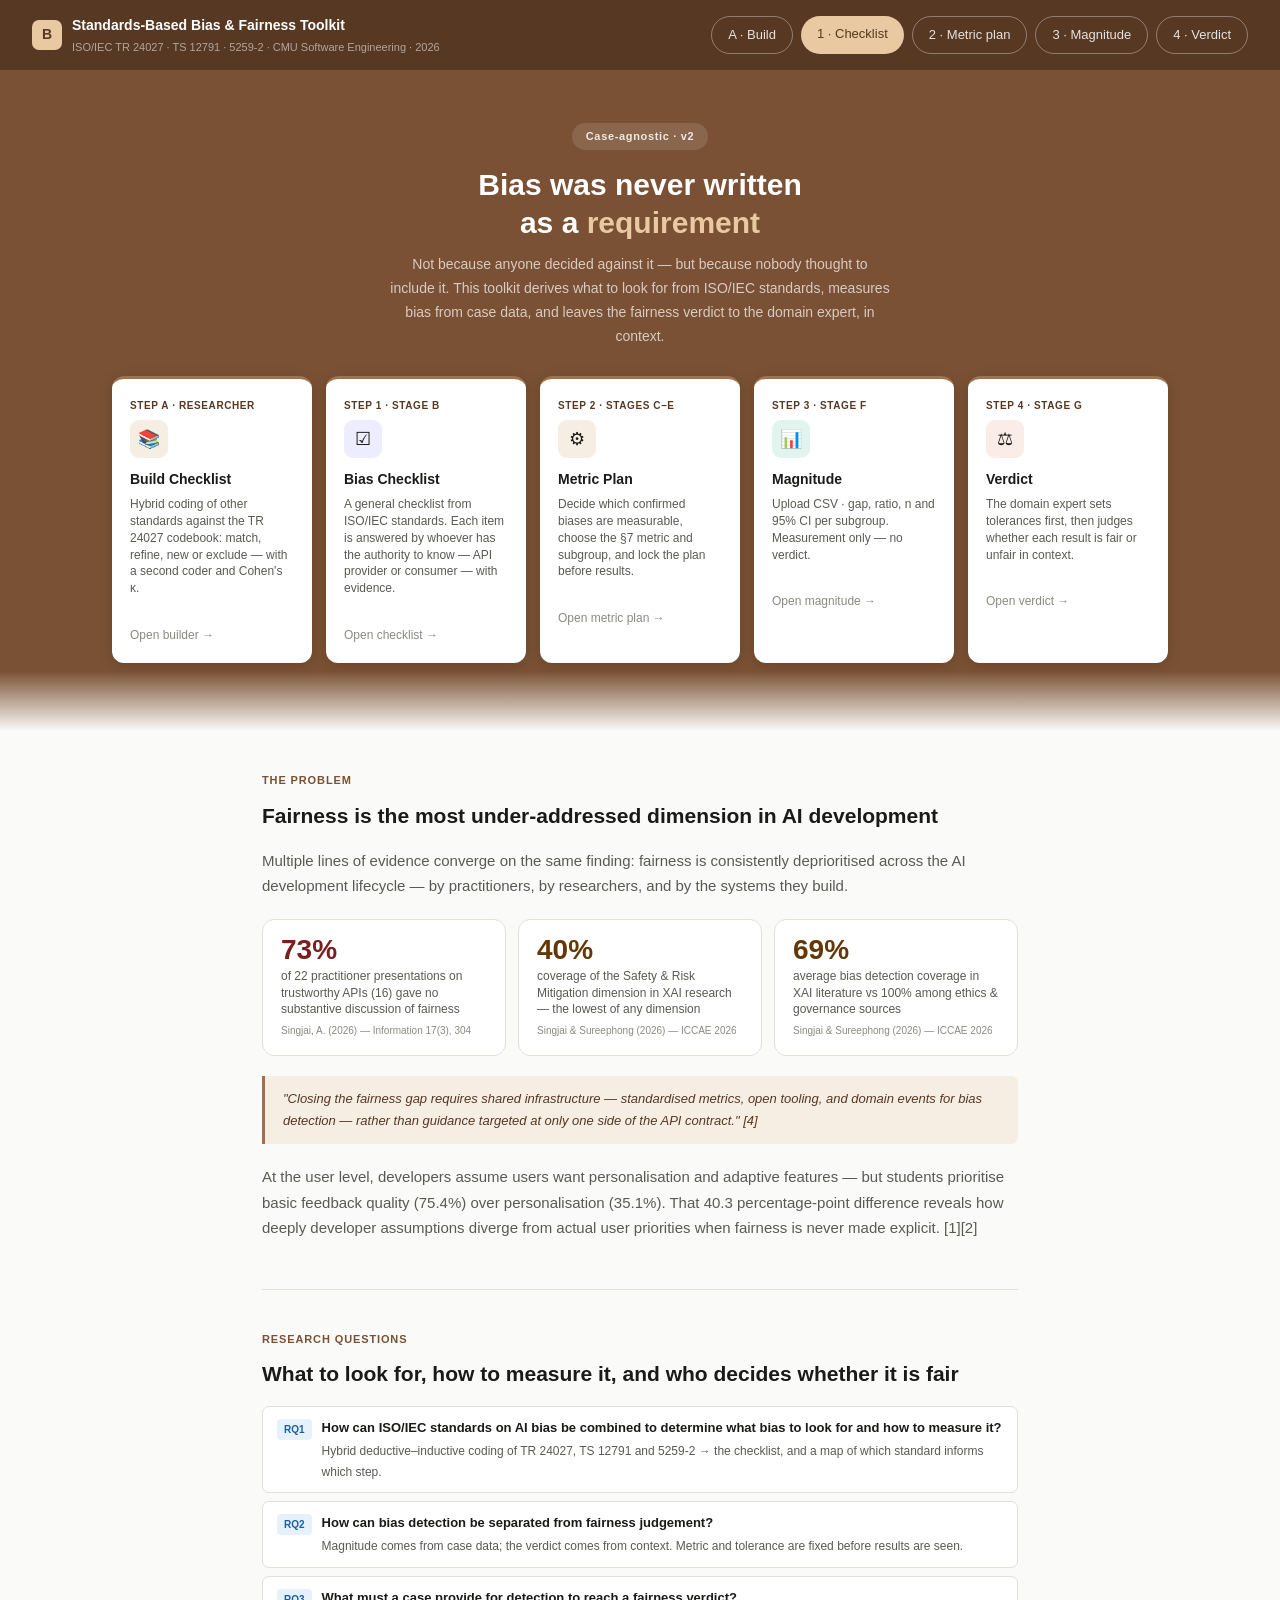
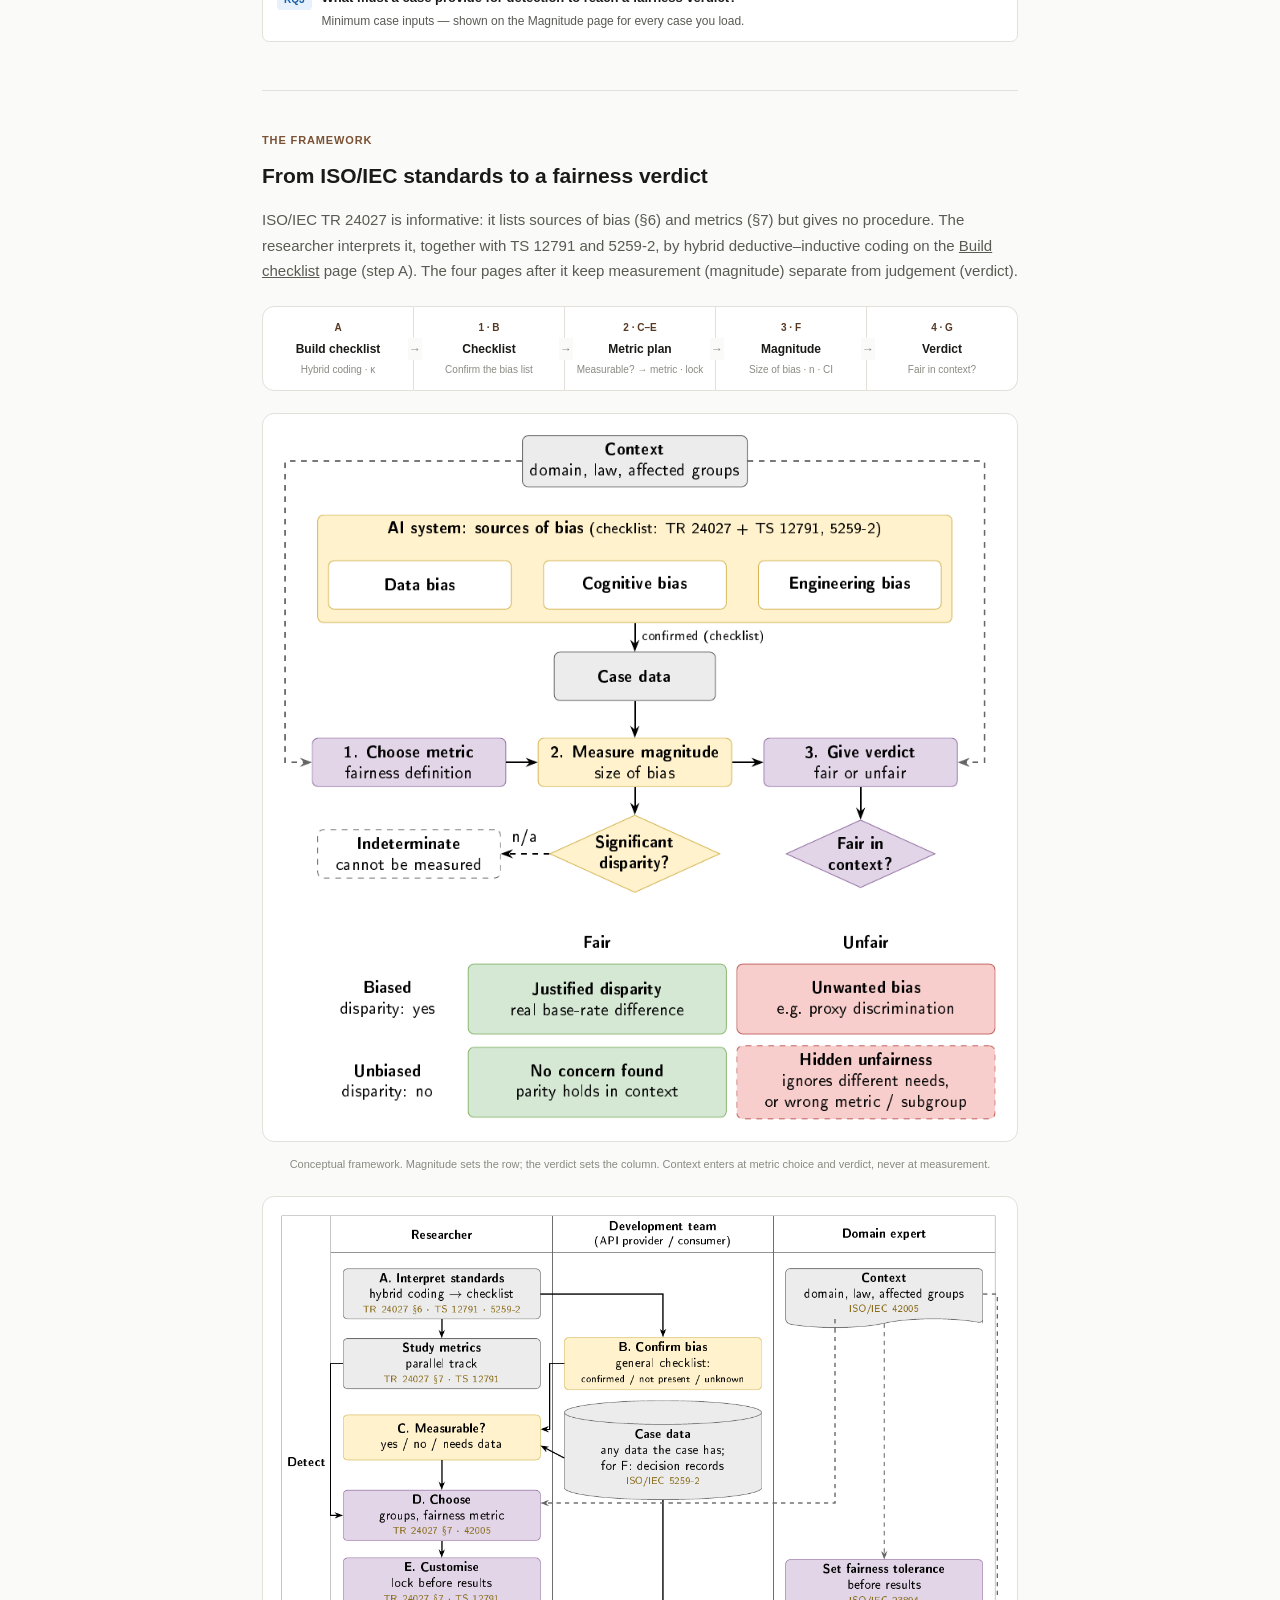
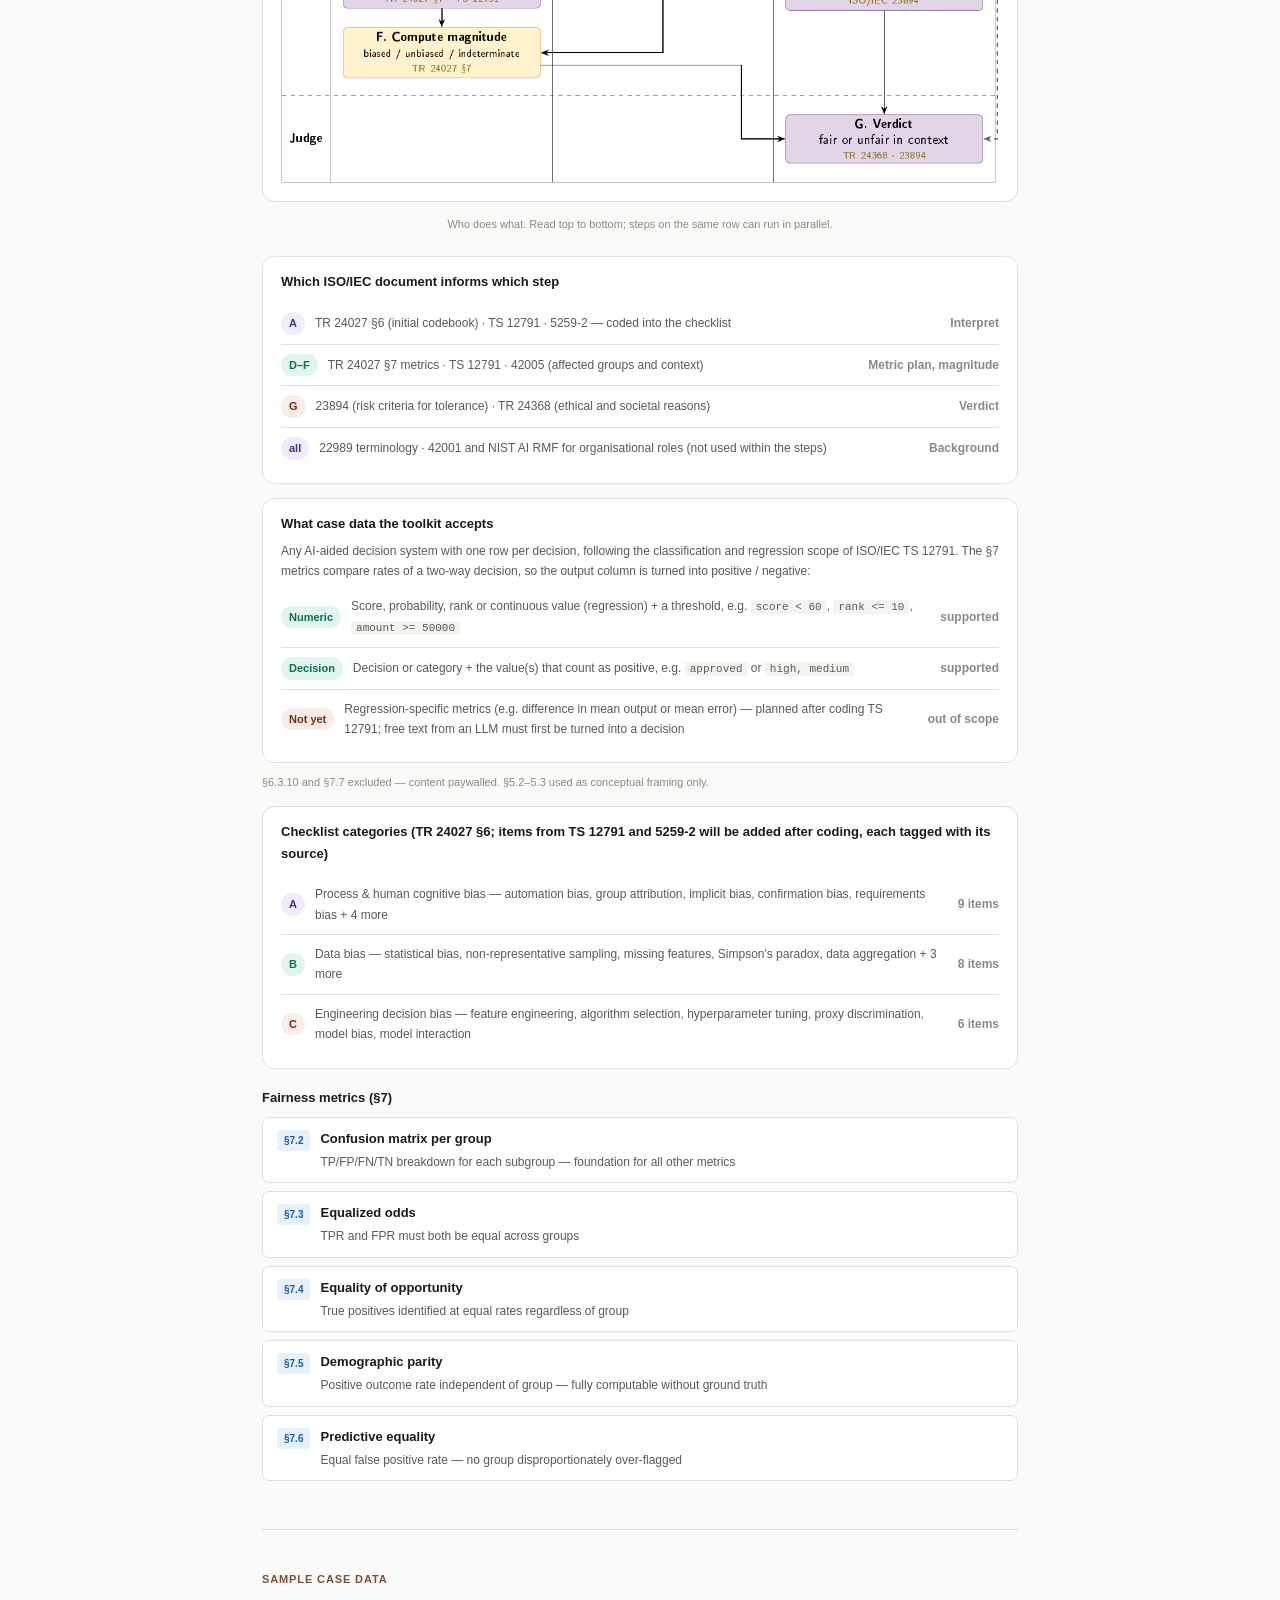
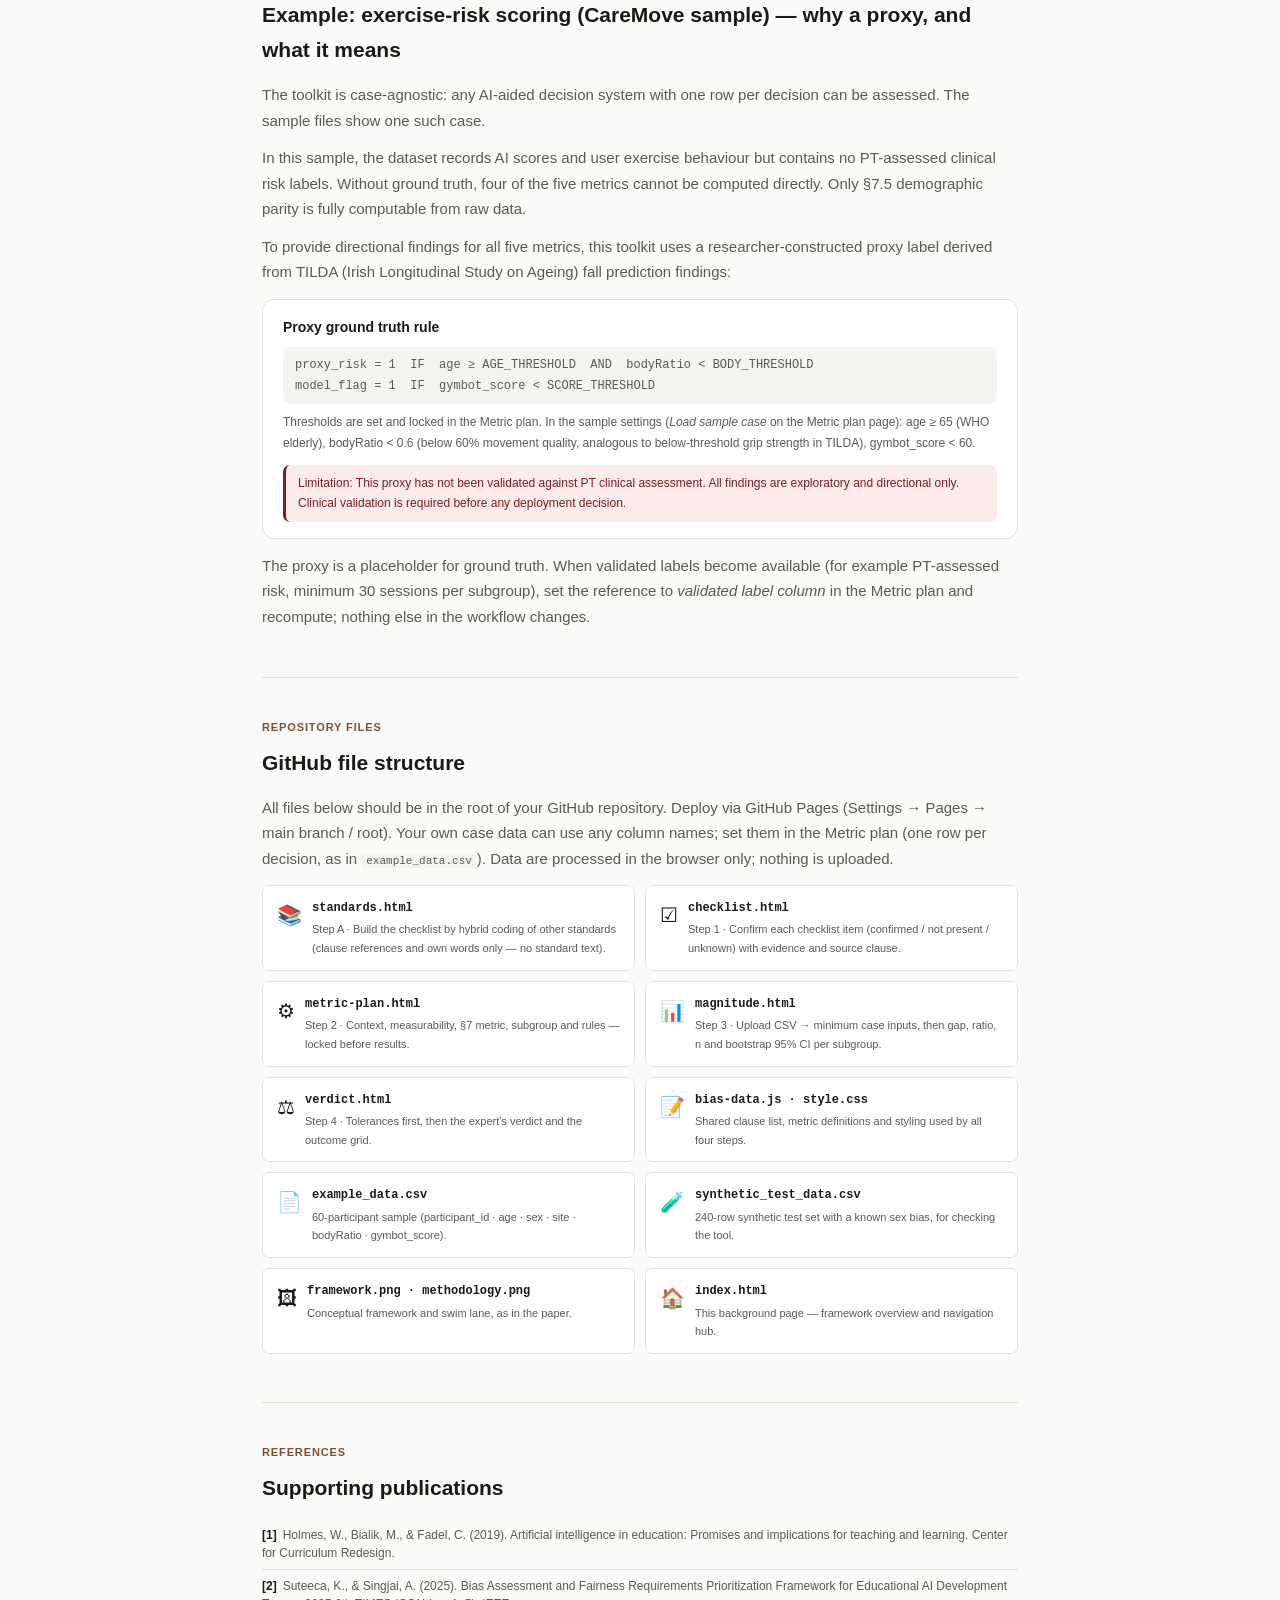
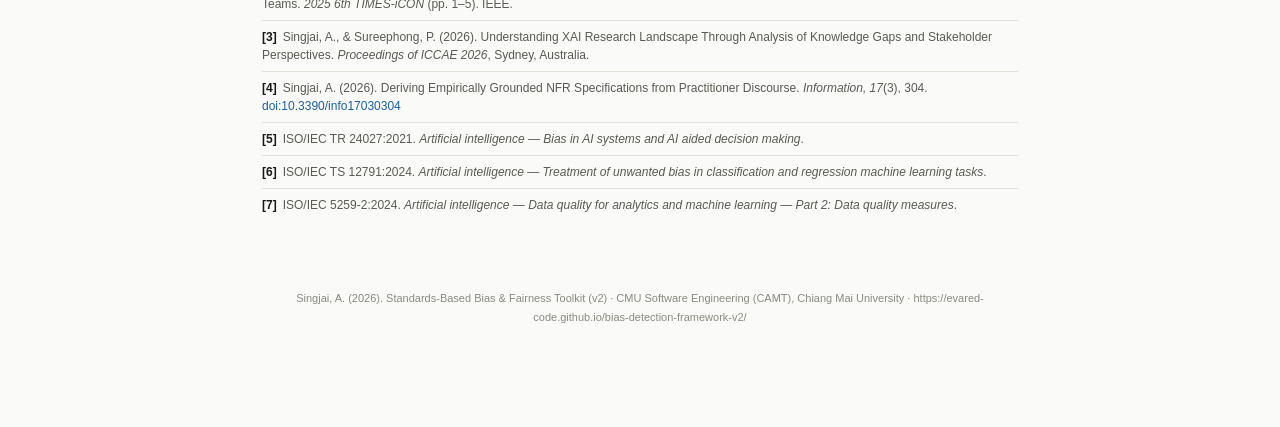
<file: index.html>
<!DOCTYPE html>
<html lang="en">
<head>
<meta charset="UTF-8">
<meta name="viewport" content="width=device-width, initial-scale=1.0">
<title>Standards-Based Bias &amp; Fairness Toolkit (v2)</title>
<style>
  :root {
    --bg:#fafaf8;--surface:#fff;--surface2:#f4f3ef;--border:#e2e0d8;
    --text:#1a1a18;--text2:#5a5a54;--text3:#8a8a82;
    --gold:#a0714c;--gold-deep:#7a5134;--gold-dark:#563823;--gold-bright:#e8c9a2;--gold-light:#f6ede3; /* brown theme */
    --purple:#3c3489;--purple-light:#eeedfe;--purple-mid:#534ab7;
    --teal:#0f6e56;--teal-light:#e1f5ee;
    --coral:#712b13;--coral-light:#faece7;
    --blue:#185fa5;--blue-light:#e6f1fb;
    --red:#791f1f;--red-light:#fcebeb;
    --amber:#633806;--amber-light:#faeeda;
    --green:#27500a;--green-light:#eaf3de;
    --r:12px;--rs:7px;
  }
  *{box-sizing:border-box;margin:0;padding:0}
  body{background:var(--bg);color:var(--text);font-family:-apple-system,BlinkMacSystemFont,'Segoe UI',sans-serif;font-size:15px;line-height:1.7}
  a{color:inherit;text-decoration:none}

  .nav{background:var(--gold-dark);padding:14px 32px;display:flex;align-items:center;justify-content:space-between;flex-wrap:wrap;gap:10px}
  .nav-brand{display:flex;align-items:center;gap:10px}
  .nav-logo{width:30px;height:30px;background:var(--gold-bright);border-radius:7px;display:flex;align-items:center;justify-content:center;font-size:14px;font-weight:700;color:var(--gold-dark);flex-shrink:0}
  .nav-title{font-size:14px;font-weight:600;color:#fff}
  .nav-sub{font-size:11px;color:rgba(255,255,255,0.55)}
  .nav-links{display:flex;gap:8px;flex-wrap:wrap}
  .nl{padding:7px 16px;border-radius:20px;font-size:13px;font-weight:500;transition:all .15s}
  .nl-o{border:1.5px solid rgba(255,255,255,0.35);color:rgba(255,255,255,0.85)}
  .nl-o:hover{background:rgba(255,255,255,0.1)}
  .nl-s{background:var(--gold-bright);color:var(--gold-dark)}
  .nl-s:hover{opacity:.9}

  .hero{background:var(--gold-deep);padding:52px 24px 68px;text-align:center;position:relative}
  .hero::after{content:'';position:absolute;bottom:0;left:0;right:0;height:60px;background:linear-gradient(transparent,var(--bg))}
  .hero-badge{display:inline-block;background:rgba(255,255,255,0.12);color:rgba(255,255,255,0.85);font-size:11px;font-weight:600;padding:4px 14px;border-radius:20px;margin-bottom:16px;letter-spacing:.06em}
  .hero h1{font-size:30px;font-weight:700;color:#fff;line-height:1.25;margin-bottom:12px}
  .hero h1 span{color:var(--gold-bright)}
  .hero p{font-size:14px;color:rgba(255,255,255,0.7);max-width:500px;margin:0 auto 28px}
  .hero-tools{display:flex;gap:14px;justify-content:center;flex-wrap:wrap;position:relative;z-index:1}
  .tool-card{background:var(--surface);border-radius:var(--r);padding:18px 18px;width:200px;text-align:left;transition:transform .15s,box-shadow .15s;box-shadow:0 2px 14px rgba(0,0,0,0.14);border-top:3px solid var(--gold)}
  .tool-card:hover{transform:translateY(-3px);box-shadow:0 6px 22px rgba(0,0,0,0.18)}
  .tool-step{font-size:10px;font-weight:700;letter-spacing:.06em;color:var(--gold-dark);text-transform:uppercase;margin-bottom:6px}
  .tool-icon{width:38px;height:38px;border-radius:9px;display:flex;align-items:center;justify-content:center;font-size:18px;margin-bottom:10px}
  .ic-a{background:var(--purple-light)} .ic-b{background:var(--teal-light)} .ic-c{background:var(--gold-light)} .ic-d{background:var(--coral-light)}
  .tool-card h3{font-size:14px;font-weight:600;margin-bottom:4px;color:var(--text)}
  .tool-card p{font-size:12px;color:var(--text2);line-height:1.4}
  .tool-arrow{font-size:12px;color:var(--text3);margin-top:8px}

  .main{max-width:800px;margin:0 auto;padding:40px 22px 80px}
  .sec{margin-bottom:48px}
  .sec-lbl{font-size:11px;font-weight:700;letter-spacing:.08em;color:var(--gold-deep);text-transform:uppercase;margin-bottom:8px}
  .sec h2{font-size:21px;font-weight:700;margin-bottom:14px}
  .sec p{color:var(--text2);margin-bottom:12px}
  .sec p:last-child{margin-bottom:0}

  .stat-row{display:grid;grid-template-columns:repeat(3,1fr);gap:12px;margin:20px 0}
  .sc{background:var(--surface);border:1px solid var(--border);border-radius:var(--r);padding:16px 18px}
  .sn{font-size:28px;font-weight:700;line-height:1;margin-bottom:4px}
  .sl{font-size:12px;color:var(--text2);line-height:1.4}
  .ss{font-size:10px;color:var(--text3);margin-top:4px}

  .quote{border-left:3px solid var(--gold);padding:12px 18px;margin:20px 0;background:var(--gold-light);border-radius:0 var(--rs) var(--rs) 0}
  .quote p{color:var(--gold-dark);font-style:italic;font-size:13px;margin:0}

  .two-col{display:grid;grid-template-columns:1fr 1fr;gap:14px;margin:20px 0}
  .ap{border:1px solid var(--border);border-radius:var(--r);padding:16px 18px}
  .ap.struck{opacity:.42}
  .ap h4{font-size:13px;font-weight:600;margin-bottom:6px;display:flex;align-items:center;gap:6px}
  .ap p{font-size:12px;color:var(--text2);margin:0}
  .badge-no{font-size:10px;font-weight:600;padding:1px 7px;border-radius:4px;background:var(--red-light);color:var(--red)}
  .badge-yes{font-size:10px;font-weight:600;padding:1px 7px;border-radius:4px;background:var(--green-light);color:var(--green)}

  .flow{display:flex;margin:22px 0;align-items:stretch}
  .fs{flex:1;background:var(--surface);border:1px solid var(--border);border-left:none;padding:12px 10px;text-align:center;position:relative;transition:background .15s}
  a.fs:hover{background:var(--gold-light)}
  .fs:first-child{border-left:1px solid var(--border);border-radius:var(--r) 0 0 var(--r)}
  .fs:last-child{border-radius:0 var(--r) var(--r) 0}
  .fs::after{content:'→';position:absolute;right:-9px;top:50%;transform:translateY(-50%);color:var(--text3);font-size:12px;z-index:1;background:var(--bg);padding:1px}
  .fs:last-child::after{display:none}
  .fn{font-size:10px;font-weight:700;color:var(--gold-dark);margin-bottom:3px}
  .ft{font-size:12px;font-weight:600;color:var(--text)}
  .fb{font-size:10px;color:var(--text3);margin-top:2px}

  .cat-row{display:grid;grid-template-columns:auto 1fr auto;gap:10px;align-items:center;padding:9px 0;border-bottom:1px solid var(--border)}
  .cat-row:last-child{border-bottom:none}
  .cpill{font-size:11px;font-weight:700;padding:2px 8px;border-radius:12px}
  .pa{background:var(--purple-light);color:var(--purple)}
  .pb{background:var(--teal-light);color:var(--teal)}
  .pc{background:var(--coral-light);color:var(--coral)}
  .cd{font-size:12px;color:var(--text2)}
  .cc{font-size:12px;font-weight:600;color:var(--text3);white-space:nowrap}

  .ml{display:grid;gap:8px;margin:14px 0}
  .mi{display:flex;gap:10px;align-items:flex-start;padding:10px 14px;background:var(--surface);border:1px solid var(--border);border-radius:var(--rs)}
  .mc{font-size:10px;font-weight:700;padding:2px 7px;border-radius:4px;background:var(--blue-light);color:var(--blue);white-space:nowrap;flex-shrink:0;margin-top:2px}
  .mb{flex:1}
  .mn{font-size:13px;font-weight:600}
  .md{font-size:12px;color:var(--text2);margin-top:2px}

  .proxy-box{background:var(--surface);border:1px solid var(--border);border-radius:var(--r);padding:16px 20px;margin:14px 0}
  .proxy-box h4{font-size:14px;font-weight:600;margin-bottom:8px}
  .pf{background:var(--surface2);border-radius:var(--rs);padding:8px 12px;font-family:monospace;font-size:12px;color:var(--text2);margin:8px 0}
  .pl{background:var(--red-light);border-left:3px solid var(--red);border-radius:var(--rs);padding:8px 12px;font-size:12px;color:var(--red);margin-top:8px}

  .file-grid{display:grid;grid-template-columns:1fr 1fr;gap:10px;margin:14px 0}
  .fc{background:var(--surface);border:1px solid var(--border);border-radius:var(--rs);padding:12px 14px;display:flex;gap:10px;align-items:flex-start;transition:background .15s}
  .fc:hover{background:var(--surface2)}
  .fi{font-size:20px;flex-shrink:0}
  .fname{font-size:12px;font-weight:600;font-family:monospace}
  .fdesc{font-size:11px;color:var(--text2);margin-top:2px}

  .ref-list{list-style:none;padding:0}
  .ref-list li{font-size:12px;color:var(--text2);padding:7px 0;border-bottom:1px solid var(--border);line-height:1.5}
  .ref-list li:last-child{border-bottom:none}
  .rn{font-weight:700;color:var(--text);margin-right:6px}

  hr{border:none;border-top:1px solid var(--border);margin:40px 0}
  code{font-size:11px;background:var(--surface2);padding:1px 5px;border-radius:3px}

  @media(max-width:620px){
    .hero h1{font-size:22px}
    .hero-tools{flex-direction:column;align-items:center}
    .tool-card{width:100%;max-width:300px}
    .stat-row{grid-template-columns:1fr}
    .two-col{grid-template-columns:1fr}
    .flow{flex-direction:column;gap:6px}
    .fs{border:1px solid var(--border) !important;border-radius:var(--rs) !important}
    .fs::after{display:none}
    .file-grid{grid-template-columns:1fr}
    .nav{padding:12px 16px}
    .nav-links{display:none}
  }
</style>
</head>
<body>

<nav class="nav">
  <div class="nav-brand">
    <div class="nav-logo">B</div>
    <div>
      <div class="nav-title">Standards-Based Bias &amp; Fairness Toolkit</div>
      <div class="nav-sub">ISO/IEC TR 24027 · TS 12791 · 5259-2 · CMU Software Engineering · 2026</div>
    </div>
  </div>
  <div class="nav-links">
    <a class="nl nl-o" href="standards.html">A · Build</a>
    <a class="nl nl-s" href="checklist.html">1 · Checklist</a>
    <a class="nl nl-o" href="metric-plan.html">2 · Metric plan</a>
    <a class="nl nl-o" href="magnitude.html">3 · Magnitude</a>
    <a class="nl nl-o" href="verdict.html">4 · Verdict</a>
  </div>
</nav>

<div class="hero">
  <div class="hero-badge">Case-agnostic · v2</div>
  <h1>Bias was never written<br>as a <span>requirement</span></h1>
  <p>Not because anyone decided against it — but because nobody thought to include it. This toolkit derives what to look for from ISO/IEC standards, measures bias from case data, and leaves the fairness verdict to the domain expert, in context.</p>
  <div class="hero-tools">
    <a class="tool-card" href="standards.html">
      <div class="tool-step">Step A · Researcher</div>
      <div class="tool-icon ic-c">&#128218;</div>
      <h3>Build Checklist</h3>
      <p>Hybrid coding of other standards against the TR 24027 codebook: match, refine, new or exclude — with a second coder and Cohen's κ.</p>
      <div class="tool-arrow">Open builder →</div>
    </a>
    <a class="tool-card" href="checklist.html">
      <div class="tool-step">Step 1 · Stage B</div>
      <div class="tool-icon ic-a">&#9745;</div>
      <h3>Bias Checklist</h3>
      <p>A general checklist from ISO/IEC standards. Each item is answered by whoever has the authority to know — API provider or consumer — with evidence.</p>
      <div class="tool-arrow">Open checklist →</div>
    </a>
    <a class="tool-card" href="metric-plan.html">
      <div class="tool-step">Step 2 · Stages C–E</div>
      <div class="tool-icon ic-c">&#9881;</div>
      <h3>Metric Plan</h3>
      <p>Decide which confirmed biases are measurable, choose the §7 metric and subgroup, and lock the plan before results.</p>
      <div class="tool-arrow">Open metric plan →</div>
    </a>
    <a class="tool-card" href="magnitude.html">
      <div class="tool-step">Step 3 · Stage F</div>
      <div class="tool-icon ic-b">&#128202;</div>
      <h3>Magnitude</h3>
      <p>Upload CSV · gap, ratio, n and 95% CI per subgroup. Measurement only — no verdict.</p>
      <div class="tool-arrow">Open magnitude →</div>
    </a>
    <a class="tool-card" href="verdict.html">
      <div class="tool-step">Step 4 · Stage G</div>
      <div class="tool-icon ic-d">&#9878;</div>
      <h3>Verdict</h3>
      <p>The domain expert sets tolerances first, then judges whether each result is fair or unfair in context.</p>
      <div class="tool-arrow">Open verdict →</div>
    </a>
  </div>
</div>

<div class="main">

  <div class="sec">
    <div class="sec-lbl">The problem</div>
    <h2>Fairness is the most under-addressed dimension in AI development</h2>
    <p>Multiple lines of evidence converge on the same finding: fairness is consistently deprioritised across the AI development lifecycle — by practitioners, by researchers, and by the systems they build.</p>
    <div class="stat-row">
      <div class="sc"><div class="sn" style="color:var(--red)">73%</div><div class="sl">of 22 practitioner presentations on trustworthy APIs (16) gave no substantive discussion of fairness</div><div class="ss">Singjai, A. (2026) — Information 17(3), 304</div></div>
      <div class="sc"><div class="sn" style="color:var(--amber)">40%</div><div class="sl">coverage of the Safety &amp; Risk Mitigation dimension in XAI research — the lowest of any dimension</div><div class="ss">Singjai &amp; Sureephong (2026) — ICCAE 2026</div></div>
      <div class="sc"><div class="sn" style="color:var(--amber)">69%</div><div class="sl">average bias detection coverage in XAI literature vs 100% among ethics &amp; governance sources</div><div class="ss">Singjai &amp; Sureephong (2026) — ICCAE 2026</div></div>
    </div>
    <div class="quote"><p>"Closing the fairness gap requires shared infrastructure — standardised metrics, open tooling, and domain events for bias detection — rather than guidance targeted at only one side of the API contract." [4]</p></div>
    <p>At the user level, developers assume users want personalisation and adaptive features — but students prioritise basic feedback quality (75.4%) over personalisation (35.1%). That 40.3 percentage-point difference reveals how deeply developer assumptions diverge from actual user priorities when fairness is never made explicit. [1][2]</p>
  </div>

  <hr>

  <div class="sec">
    <div class="sec-lbl">Research questions</div>
    <h2>What to look for, how to measure it, and who decides whether it is fair</h2>
    <div class="ml">
      <div class="mi"><span class="mc">RQ1</span><div class="mb"><div class="mn">How can ISO/IEC standards on AI bias be combined to determine what bias to look for and how to measure it?</div><div class="md">Hybrid deductive–inductive coding of TR 24027, TS 12791 and 5259-2 → the checklist, and a map of which standard informs which step.</div></div></div>
      <div class="mi"><span class="mc">RQ2</span><div class="mb"><div class="mn">How can bias detection be separated from fairness judgement?</div><div class="md">Magnitude comes from case data; the verdict comes from context. Metric and tolerance are fixed before results are seen.</div></div></div>
      <div class="mi"><span class="mc">RQ3</span><div class="mb"><div class="mn">What must a case provide for detection to reach a fairness verdict?</div><div class="md">Minimum case inputs — shown on the Magnitude page for every case you load.</div></div></div>
    </div>
  </div>

  <hr>

  <div class="sec">
    <div class="sec-lbl">The framework</div>
    <h2>From ISO/IEC standards to a fairness verdict</h2>
    <p>ISO/IEC TR 24027 is informative: it lists sources of bias (§6) and metrics (§7) but gives no procedure. The researcher interprets it, together with TS 12791 and 5259-2, by hybrid deductive–inductive coding on the <a href="standards.html" style="text-decoration:underline">Build checklist</a> page (step A). The four pages after it keep measurement (magnitude) separate from judgement (verdict).</p>
    <div class="flow">
      <a class="fs" href="standards.html"><div class="fn">A</div><div class="ft">Build checklist</div><div class="fb">Hybrid coding · κ</div></a>
      <a class="fs" href="checklist.html"><div class="fn">1 · B</div><div class="ft">Checklist</div><div class="fb">Confirm the bias list</div></a>
      <a class="fs" href="metric-plan.html"><div class="fn">2 · C–E</div><div class="ft">Metric plan</div><div class="fb">Measurable? → metric · lock</div></a>
      <a class="fs" href="magnitude.html"><div class="fn">3 · F</div><div class="ft">Magnitude</div><div class="fb">Size of bias · n · CI</div></a>
      <a class="fs" href="verdict.html"><div class="fn">4 · G</div><div class="ft">Verdict</div><div class="fb">Fair in context?</div></a>
    </div>
    <div style="margin:22px 0;text-align:center">
      <img src="framework.png" alt="Conceptual framework: sources of bias, case data, choose metric, measure magnitude, give verdict; outcomes justified disparity, unwanted bias, no concern found, hidden unfairness, or indeterminate" style="max-width:100%;border-radius:var(--r);border:1px solid var(--border);background:#fff;padding:10px">
      <div style="font-size:11px;color:var(--text3);margin-top:6px">Conceptual framework. Magnitude sets the row; the verdict sets the column. Context enters at metric choice and verdict, never at measurement.</div>
    </div>
    <div style="margin:22px 0;text-align:center">
      <img src="methodology.png" alt="Swim lane: researcher, development team (API provider / consumer) and domain expert, stages A to G with the ISO/IEC document used at each step" style="max-width:100%;border-radius:var(--r);border:1px solid var(--border);background:#fff;padding:10px">
      <div style="font-size:11px;color:var(--text3);margin-top:6px">Who does what. Read top to bottom; steps on the same row can run in parallel.</div>
    </div>
    <div style="background:var(--surface);border:1px solid var(--border);border-radius:var(--r);padding:14px 18px;margin-top:14px">
      <div style="font-size:13px;font-weight:600;margin-bottom:10px">Which ISO/IEC document informs which step</div>
      <div class="cat-row"><span class="cpill pa">A</span><span class="cd">TR 24027 §6 (initial codebook) · TS 12791 · 5259-2 — coded into the checklist</span><span class="cc">Interpret</span></div>
      <div class="cat-row"><span class="cpill pb">D–F</span><span class="cd">TR 24027 §7 metrics · TS 12791 · 42005 (affected groups and context)</span><span class="cc">Metric plan, magnitude</span></div>
      <div class="cat-row"><span class="cpill pc">G</span><span class="cd">23894 (risk criteria for tolerance) · TR 24368 (ethical and societal reasons)</span><span class="cc">Verdict</span></div>
      <div class="cat-row"><span class="cpill pa">all</span><span class="cd">22989 terminology · 42001 and NIST AI RMF for organisational roles (not used within the steps)</span><span class="cc">Background</span></div>
    </div>
    <div style="background:var(--surface);border:1px solid var(--border);border-radius:var(--r);padding:14px 18px;margin-top:14px">
      <div style="font-size:13px;font-weight:600;margin-bottom:6px">What case data the toolkit accepts</div>
      <div class="cd" style="margin-bottom:6px">Any AI-aided decision system with one row per decision, following the classification and regression scope of ISO/IEC TS 12791. The §7 metrics compare rates of a two-way decision, so the output column is turned into positive / negative:</div>
      <div class="cat-row"><span class="cpill pb">Numeric</span><span class="cd">Score, probability, rank or continuous value (regression) + a threshold, e.g. <code>score &lt; 60</code>, <code>rank &lt;= 10</code>, <code>amount &gt;= 50000</code></span><span class="cc">supported</span></div>
      <div class="cat-row"><span class="cpill pb">Decision</span><span class="cd">Decision or category + the value(s) that count as positive, e.g. <code>approved</code> or <code>high, medium</code></span><span class="cc">supported</span></div>
      <div class="cat-row"><span class="cpill pc">Not yet</span><span class="cd">Regression-specific metrics (e.g. difference in mean output or mean error) — planned after coding TS 12791; free text from an LLM must first be turned into a decision</span><span class="cc">out of scope</span></div>
    </div>
    <p style="font-size:11px;color:var(--text3);margin-top:10px">§6.3.10 and §7.7 excluded — content paywalled. §5.2–5.3 used as conceptual framing only.</p>
    <div style="background:var(--surface);border:1px solid var(--border);border-radius:var(--r);padding:14px 18px;margin-top:14px">
      <div style="font-size:13px;font-weight:600;margin-bottom:10px">Checklist categories (TR 24027 §6; items from TS 12791 and 5259-2 will be added after coding, each tagged with its source)</div>
      <div class="cat-row"><span class="cpill pa">A</span><span class="cd">Process &amp; human cognitive bias — automation bias, group attribution, implicit bias, confirmation bias, requirements bias + 4 more</span><span class="cc">9 items</span></div>
      <div class="cat-row"><span class="cpill pb">B</span><span class="cd">Data bias — statistical bias, non-representative sampling, missing features, Simpson's paradox, data aggregation + 3 more</span><span class="cc">8 items</span></div>
      <div class="cat-row"><span class="cpill pc">C</span><span class="cd">Engineering decision bias — feature engineering, algorithm selection, hyperparameter tuning, proxy discrimination, model bias, model interaction</span><span class="cc">6 items</span></div>
    </div>
    <div class="ml" style="margin-top:18px">
      <div style="font-size:13px;font-weight:600">Fairness metrics (§7)</div>
      <div class="mi"><span class="mc">§7.2</span><div class="mb"><div class="mn">Confusion matrix per group</div><div class="md">TP/FP/FN/TN breakdown for each subgroup — foundation for all other metrics</div></div></div>
      <div class="mi"><span class="mc">§7.3</span><div class="mb"><div class="mn">Equalized odds</div><div class="md">TPR and FPR must both be equal across groups</div></div></div>
      <div class="mi"><span class="mc">§7.4</span><div class="mb"><div class="mn">Equality of opportunity</div><div class="md">True positives identified at equal rates regardless of group</div></div></div>
      <div class="mi"><span class="mc">§7.5</span><div class="mb"><div class="mn">Demographic parity</div><div class="md">Positive outcome rate independent of group — fully computable without ground truth</div></div></div>
      <div class="mi"><span class="mc">§7.6</span><div class="mb"><div class="mn">Predictive equality</div><div class="md">Equal false positive rate — no group disproportionately over-flagged</div></div></div>
    </div>
  </div>

  <hr>

  <div class="sec">
    <div class="sec-lbl">Sample case data</div>
    <h2>Example: exercise-risk scoring (CareMove sample) — why a proxy, and what it means</h2>
    <p>The toolkit is case-agnostic: any AI-aided decision system with one row per decision can be assessed. The sample files show one such case.</p>
    <p>In this sample, the dataset records AI scores and user exercise behaviour but contains no PT-assessed clinical risk labels. Without ground truth, four of the five metrics cannot be computed directly. Only §7.5 demographic parity is fully computable from raw data.</p>
    <p>To provide directional findings for all five metrics, this toolkit uses a researcher-constructed proxy label derived from TILDA (Irish Longitudinal Study on Ageing) fall prediction findings:</p>
    <div class="proxy-box">
      <h4>Proxy ground truth rule</h4>
      <div class="pf">proxy_risk = 1 &nbsp;IF&nbsp; age &ge; AGE_THRESHOLD &nbsp;AND&nbsp; bodyRatio &lt; BODY_THRESHOLD<br>model_flag = 1 &nbsp;IF&nbsp; gymbot_score &lt; SCORE_THRESHOLD</div>
      <p style="font-size:12px;color:var(--text2)">Thresholds are set and locked in the Metric plan. In the sample settings (<em>Load sample case</em> on the Metric plan page): age &ge; 65 (WHO elderly), bodyRatio &lt; 0.6 (below 60% movement quality, analogous to below-threshold grip strength in TILDA), gymbot_score &lt; 60.</p>
      <div class="pl">Limitation: This proxy has not been validated against PT clinical assessment. All findings are exploratory and directional only. Clinical validation is required before any deployment decision.</div>
    </div>
    <p>The proxy is a placeholder for ground truth. When validated labels become available (for example PT-assessed risk, minimum 30 sessions per subgroup), set the reference to <em>validated label column</em> in the Metric plan and recompute; nothing else in the workflow changes.</p>
  </div>

  <hr>

  <div class="sec">
    <div class="sec-lbl">Repository files</div>
    <h2>GitHub file structure</h2>
    <p>All files below should be in the root of your GitHub repository. Deploy via GitHub Pages (Settings → Pages → main branch / root). Your own case data can use any column names; set them in the Metric plan (one row per decision, as in <code>example_data.csv</code>). Data are processed in the browser only; nothing is uploaded.</p>
    <div class="file-grid">
      <a class="fc" href="standards.html"><div class="fi">&#128218;</div><div><div class="fname">standards.html</div><div class="fdesc">Step A · Build the checklist by hybrid coding of other standards (clause references and own words only — no standard text).</div></div></a>
      <a class="fc" href="checklist.html"><div class="fi">&#9745;</div><div><div class="fname">checklist.html</div><div class="fdesc">Step 1 · Confirm each checklist item (confirmed / not present / unknown) with evidence and source clause.</div></div></a>
      <a class="fc" href="metric-plan.html"><div class="fi">&#9881;</div><div><div class="fname">metric-plan.html</div><div class="fdesc">Step 2 · Context, measurability, §7 metric, subgroup and rules — locked before results.</div></div></a>
      <a class="fc" href="magnitude.html"><div class="fi">&#128202;</div><div><div class="fname">magnitude.html</div><div class="fdesc">Step 3 · Upload CSV → minimum case inputs, then gap, ratio, n and bootstrap 95% CI per subgroup.</div></div></a>
      <a class="fc" href="verdict.html"><div class="fi">&#9878;</div><div><div class="fname">verdict.html</div><div class="fdesc">Step 4 · Tolerances first, then the expert's verdict and the outcome grid.</div></div></a>
      <a class="fc" href="bias-data.js"><div class="fi">&#128221;</div><div><div class="fname">bias-data.js · style.css</div><div class="fdesc">Shared clause list, metric definitions and styling used by all four steps.</div></div></a>
      <a class="fc" href="example_data.csv"><div class="fi">&#128196;</div><div><div class="fname">example_data.csv</div><div class="fdesc">60-participant sample (participant_id · age · sex · site · bodyRatio · gymbot_score).</div></div></a>
      <a class="fc" href="synthetic_test_data.csv"><div class="fi">&#129514;</div><div><div class="fname">synthetic_test_data.csv</div><div class="fdesc">240-row synthetic test set with a known sex bias, for checking the tool.</div></div></a>
      <a class="fc" href="framework.png"><div class="fi">&#128444;</div><div><div class="fname">framework.png · methodology.png</div><div class="fdesc">Conceptual framework and swim lane, as in the paper.</div></div></a>
      <a class="fc" href="index.html"><div class="fi">&#127968;</div><div><div class="fname">index.html</div><div class="fdesc">This background page — framework overview and navigation hub.</div></div></a>
    </div>
  </div>

  <hr>

  <div class="sec">
    <div class="sec-lbl">References</div>
    <h2>Supporting publications</h2>
    <ul class="ref-list">
      <li><span class="rn">[1]</span>Holmes, W., Bialik, M., &amp; Fadel, C. (2019). Artificial intelligence in education: Promises and implications for teaching and learning. Center for Curriculum Redesign.</li>
      <li><span class="rn">[2]</span>Suteeca, K., &amp; Singjai, A. (2025). Bias Assessment and Fairness Requirements Prioritization Framework for Educational AI Development Teams. <em>2025 6th TIMES-iCON</em> (pp. 1–5). IEEE.</li>
      <li><span class="rn">[3]</span>Singjai, A., &amp; Sureephong, P. (2026). Understanding XAI Research Landscape Through Analysis of Knowledge Gaps and Stakeholder Perspectives. <em>Proceedings of ICCAE 2026</em>, Sydney, Australia.</li>
      <li><span class="rn">[4]</span>Singjai, A. (2026). Deriving Empirically Grounded NFR Specifications from Practitioner Discourse. <em>Information, 17</em>(3), 304. <a href="https://doi.org/10.3390/info17030304" style="color:var(--blue)">doi:10.3390/info17030304</a></li>
      <li><span class="rn">[5]</span>ISO/IEC TR 24027:2021. <em>Artificial intelligence — Bias in AI systems and AI aided decision making</em>.</li>
      <li><span class="rn">[6]</span>ISO/IEC TS 12791:2024. <em>Artificial intelligence — Treatment of unwanted bias in classification and regression machine learning tasks</em>.</li>
      <li><span class="rn">[7]</span>ISO/IEC 5259-2:2024. <em>Artificial intelligence — Data quality for analytics and machine learning — Part 2: Data quality measures</em>.</li>
    </ul>
  </div>

  <div style="text-align:center;padding:20px 0;font-size:11px;color:var(--text3)">
    Singjai, A. (2026). Standards-Based Bias &amp; Fairness Toolkit (v2) · CMU Software Engineering (CAMT), Chiang Mai University · https://evared-code.github.io/bias-detection-framework-v2/
  </div>

</div>
</body>
</html>
</file>
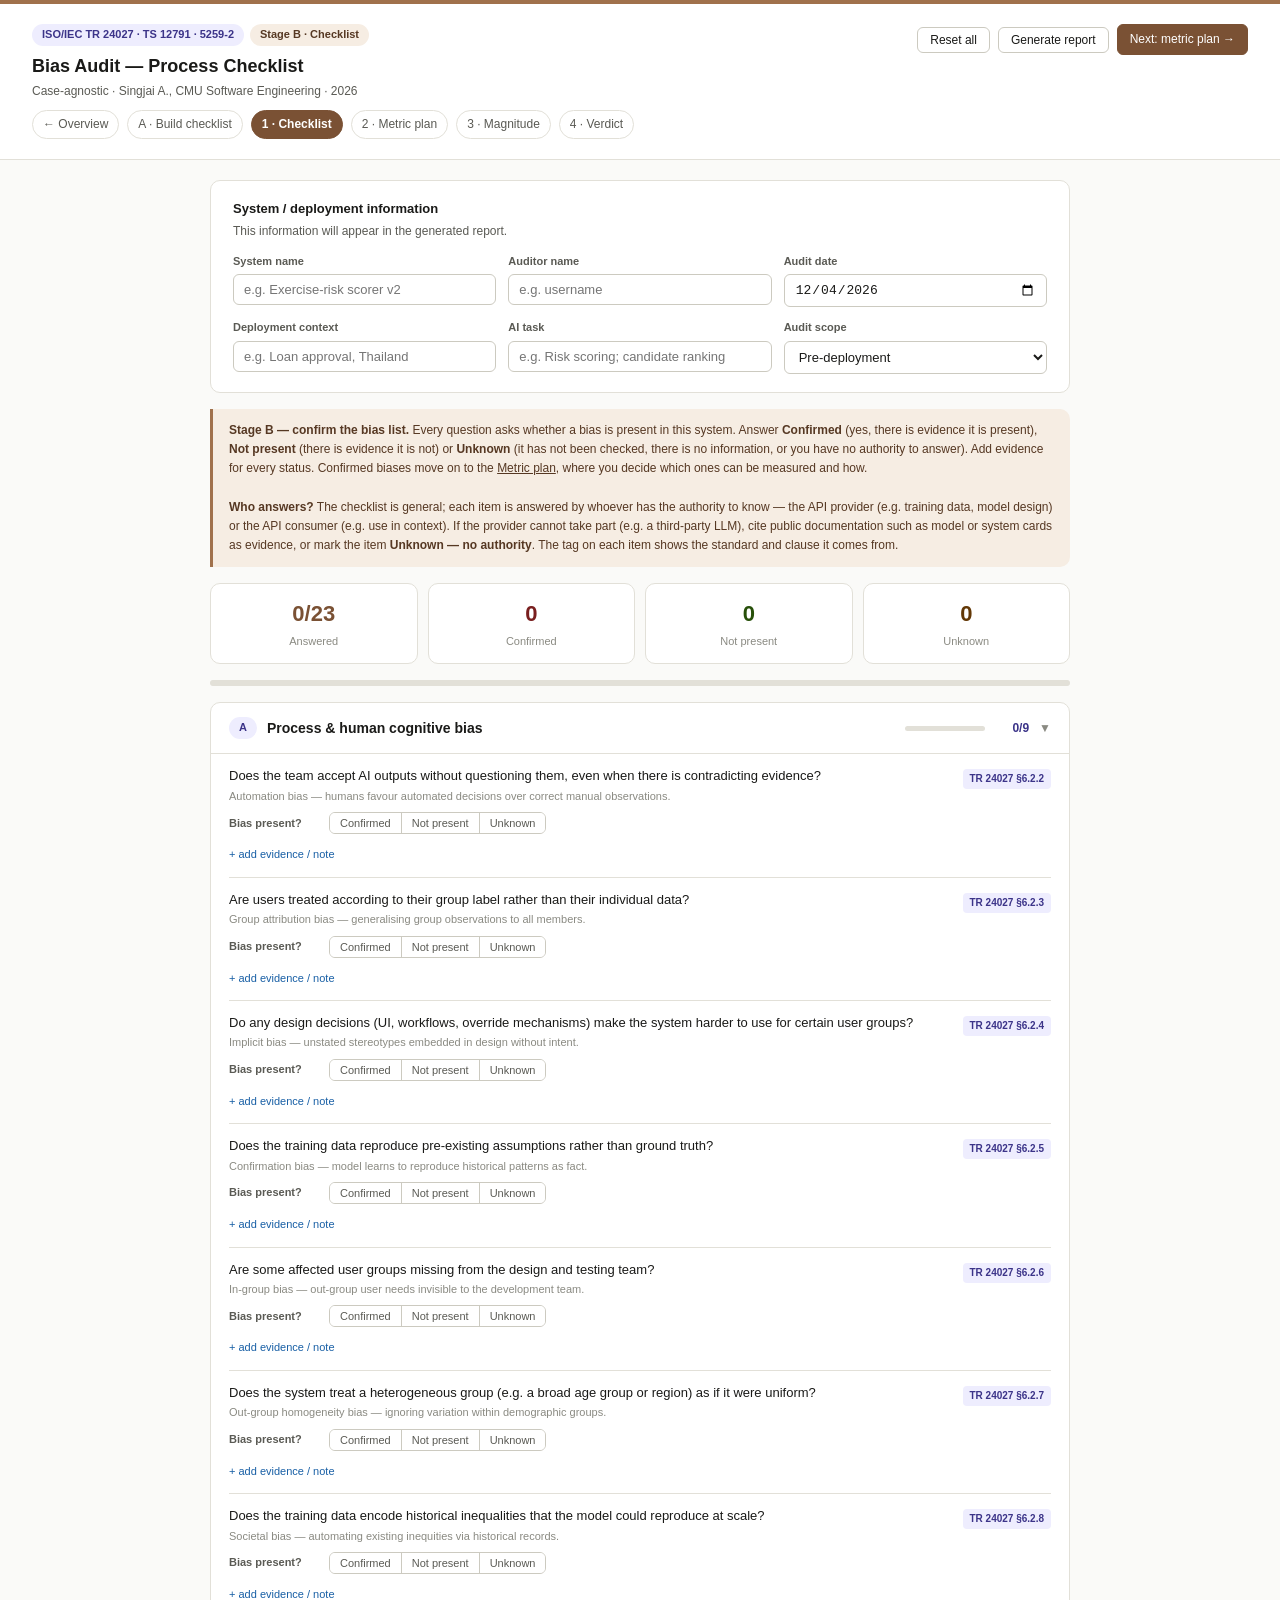
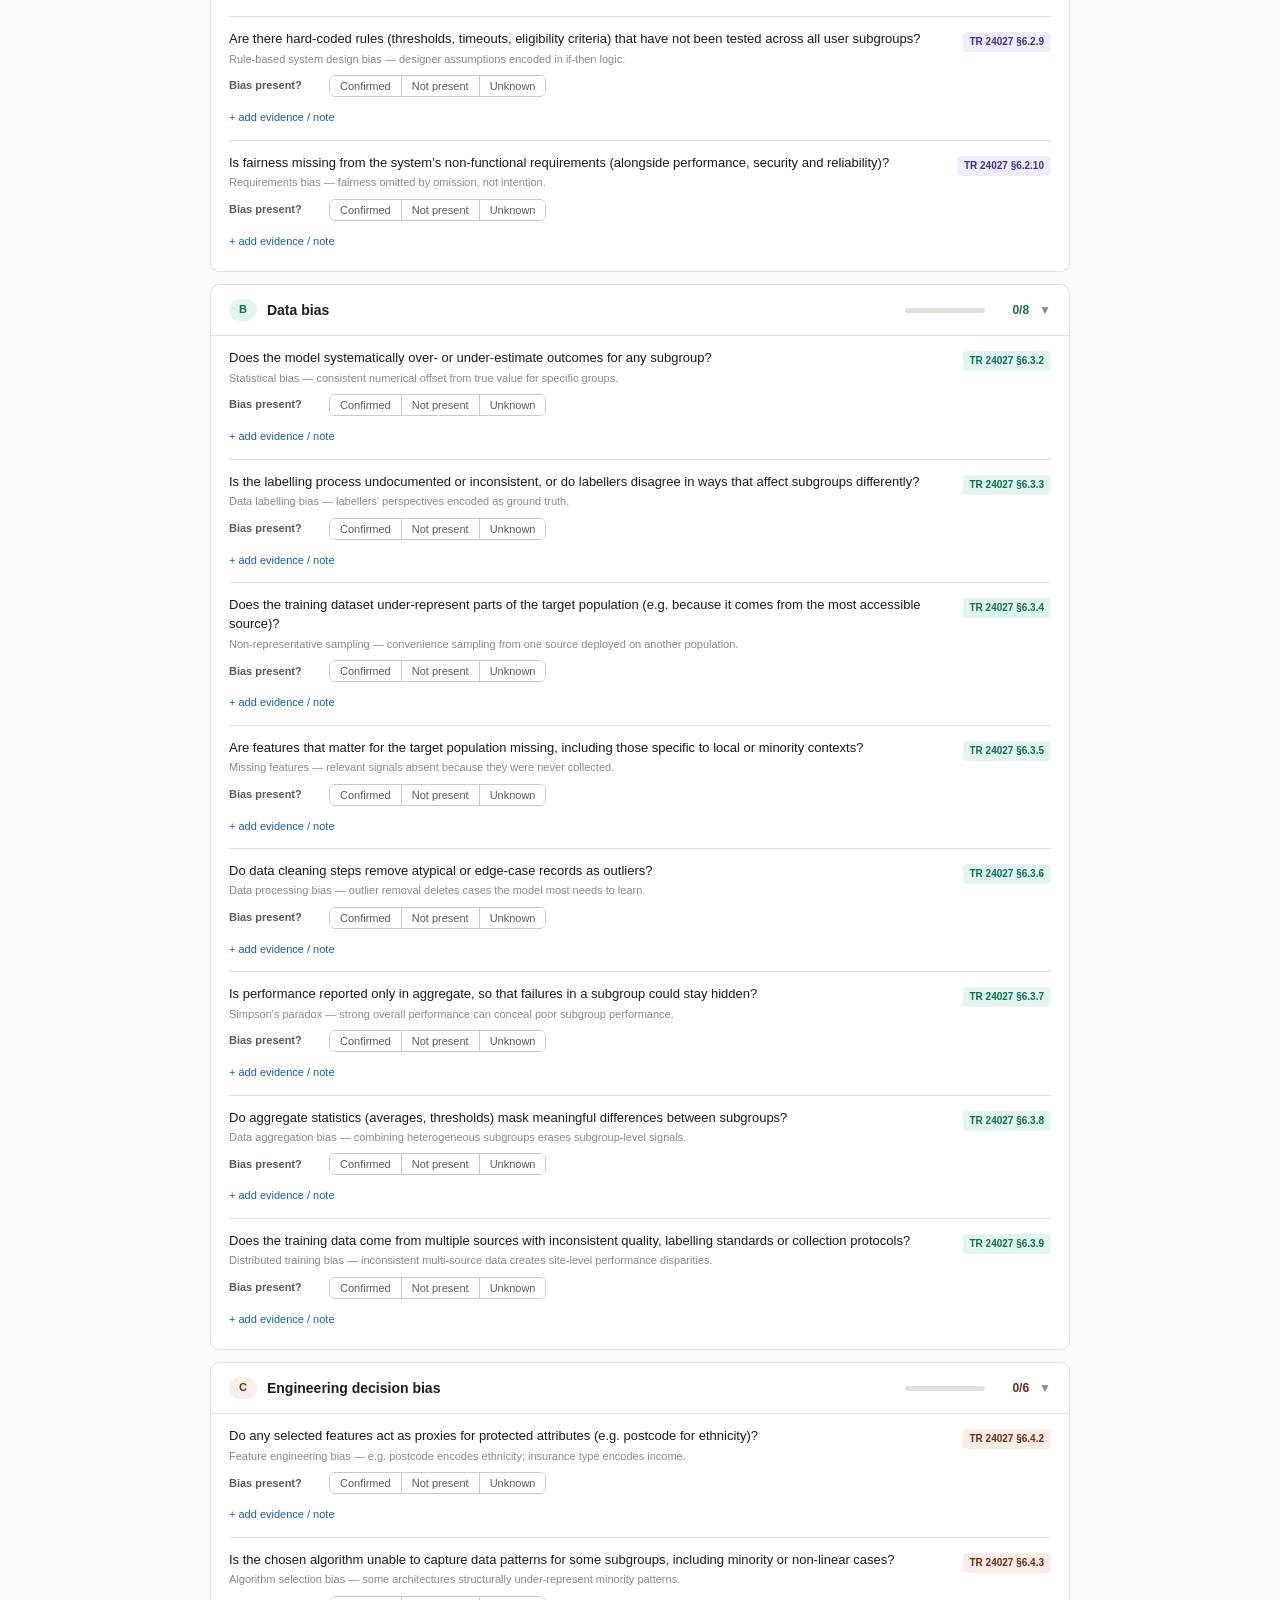
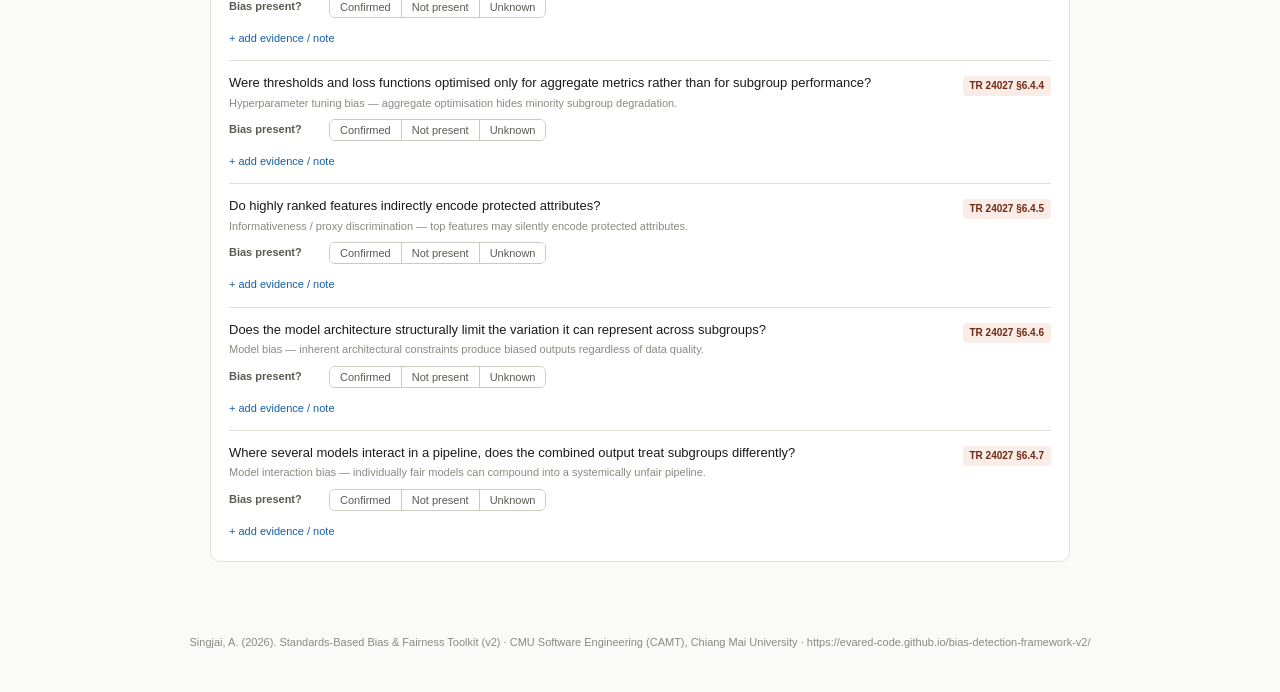
<file: checklist.html>
<!DOCTYPE html>
<html lang="en">
<head>
<meta charset="UTF-8">
<meta name="viewport" content="width=device-width, initial-scale=1.0">
<title>Bias Checklist — Standards-Based Bias &amp; Fairness Toolkit</title>
<link rel="stylesheet" href="style.css">
</head>
<body>

<div class="header">
  <div class="header-top">
    <div>
      <div class="header-badges">
        <span class="badge badge-iso">ISO/IEC TR 24027 · TS 12791 · 5259-2</span>
        <span class="badge badge-proxy">Stage B · Checklist</span>
      </div>
      <h1>Bias Audit — Process Checklist</h1>
      <p>Case-agnostic · Singjai A., CMU Software Engineering · 2026</p>
    </div>
    <div class="header-actions">
      <button class="btn btn-sm" onclick="resetAll()">Reset all</button>
      <button class="btn btn-sm" onclick="showReport()">Generate report</button>
      <a class="btn btn-sm btn-primary" href="metric-plan.html" style="text-decoration:none">Next: metric plan →</a>
    </div>
  </div>
  <div class="nav">
    <a href="index.html">← Overview</a>
    <a href="standards.html">A · Build checklist</a>
    <a href="checklist.html" class="current">1 · Checklist</a>
    <a href="metric-plan.html">2 · Metric plan</a>
    <a href="magnitude.html">3 · Magnitude</a>
    <a href="verdict.html">4 · Verdict</a>
  </div>
</div>

<div class="main">

  <div class="system-form">
    <div style="font-size:13px;font-weight:600;margin-bottom:2px">System / deployment information</div>
    <div style="font-size:12px;color:var(--text2)">This information will appear in the generated report.</div>
    <div class="form-grid">
      <div class="form-field"><label>System name</label><input type="text" id="sys-name" placeholder="e.g. Exercise-risk scorer v2" oninput="saveInfo()"></div>
      <div class="form-field"><label>Auditor name</label><input type="text" id="auditor" placeholder="e.g. username" oninput="saveInfo()"></div>
      <div class="form-field"><label>Audit date</label><input type="date" id="audit-date" oninput="saveInfo()"></div>
      <div class="form-field"><label>Deployment context</label><input type="text" id="context" placeholder="e.g. Loan approval, Thailand" oninput="saveInfo()"></div>
      <div class="form-field"><label>AI task</label><input type="text" id="ai-task" placeholder="e.g. Risk scoring; candidate ranking" oninput="saveInfo()"></div>
      <div class="form-field"><label>Audit scope</label>
        <select id="scope" onchange="saveInfo()">
          <option>Pre-deployment</option>
          <option>Post-deployment</option>
          <option>Periodic review</option>
          <option>Incident investigation</option>
        </select>
      </div>
    </div>
  </div>

  <div class="howto">
    <strong>Stage B — confirm the bias list.</strong> Every question asks whether a bias is present in this system. Answer
    <strong>Confirmed</strong> (yes, there is evidence it is present), <strong>Not present</strong> (there is evidence it is not) or
    <strong>Unknown</strong> (it has not been checked, there is no information, or you have no authority to answer). Add evidence for every status. Confirmed biases move on to the <a href="metric-plan.html">Metric plan</a>, where you decide which ones can be measured and how.<br><br>
    <strong>Who answers?</strong> The checklist is general; each item is answered by whoever has the authority to know — the API provider (e.g. training data, model design) or the API consumer (e.g. use in context). If the provider cannot take part (e.g. a third-party LLM), cite public documentation such as model or system cards as evidence, or mark the item <strong>Unknown — no authority</strong>. The tag on each item shows the standard and clause it comes from.
  </div>

  <div id="built-note"></div>

  <div class="summary">
    <div class="stat"><div class="stat-num" id="s-done" style="color:var(--gold-deep)">0/23</div><div class="stat-lbl">Answered</div></div>
    <div class="stat"><div class="stat-num" id="s-conf" style="color:var(--red)">0</div><div class="stat-lbl">Confirmed</div></div>
    <div class="stat"><div class="stat-num" id="s-np" style="color:var(--green)">0</div><div class="stat-lbl">Not present</div></div>
    <div class="stat"><div class="stat-num" id="s-unk" style="color:var(--amber)">0</div><div class="stat-lbl">Unknown</div></div>
  </div>
  <div class="prog-bar"><div class="prog-fill" id="prog" style="width:0%"></div></div>

  <div class="cat-block" id="cat-a-block">
    <div class="cat-header" onclick="toggleCat('a')">
      <span class="cat-pill pill-a">A</span>
      <span class="cat-title">Process &amp; human cognitive bias</span>
      <div class="cat-progress">
        <div class="cat-prog-bar"><div class="cat-prog-fill fill-a" id="prog-a-fill" style="width:0%"></div></div>
        <span class="cat-pct" id="prog-a-pct" style="color:var(--purple)">0/9</span>
      </div>
      <span class="chevron">▼</span>
    </div>
    <div class="cat-items" id="cat-a-items"></div>
  </div>

  <div class="cat-block" id="cat-b-block">
    <div class="cat-header" onclick="toggleCat('b')">
      <span class="cat-pill pill-b">B</span>
      <span class="cat-title">Data bias</span>
      <div class="cat-progress">
        <div class="cat-prog-bar"><div class="cat-prog-fill fill-b" id="prog-b-fill" style="width:0%"></div></div>
        <span class="cat-pct" id="prog-b-pct" style="color:var(--teal)">0/8</span>
      </div>
      <span class="chevron">▼</span>
    </div>
    <div class="cat-items" id="cat-b-items"></div>
  </div>

  <div class="cat-block" id="cat-c-block">
    <div class="cat-header" onclick="toggleCat('c')">
      <span class="cat-pill pill-c">C</span>
      <span class="cat-title">Engineering decision bias</span>
      <div class="cat-progress">
        <div class="cat-prog-bar"><div class="cat-prog-fill fill-c" id="prog-c-fill" style="width:0%"></div></div>
        <span class="cat-pct" id="prog-c-pct" style="color:var(--coral)">0/6</span>
      </div>
      <span class="chevron">▼</span>
    </div>
    <div class="cat-items" id="cat-c-items"></div>
  </div>

</div>

<div class="site-foot" style="padding:0 20px 40px">Singjai, A. (2026). Standards-Based Bias &amp; Fairness Toolkit (v2) · CMU Software Engineering (CAMT), Chiang Mai University · https://evared-code.github.io/bias-detection-framework-v2/</div>

<!-- REPORT MODAL -->
<div class="modal-bg" id="modal" style="display:none" onclick="if(event.target===this)closeReport()">
  <div class="modal" id="report-content">
    <h2>Bias Audit Report — Stage B</h2>
    <div class="meta" id="report-meta"></div>

    <div class="report-section">
      <h3>Bias status by category</h3>
      <div id="report-cats"></div>
      <div id="report-verdict" class="verdict-box"></div>
    </div>
    <div class="report-section" id="confirmed-section">
      <h3>Confirmed — continue in Metric plan</h3>
      <div id="report-confirmed" class="report-items"></div>
    </div>
    <div class="report-section" id="unknown-section">
      <h3>Unknown — open questions</h3>
      <div id="report-unknown" class="report-items"></div>
    </div>
    <div class="report-section" id="np-section">
      <h3>Not present — with evidence</h3>
      <div id="report-np" class="report-items"></div>
    </div>
    <div class="report-section" id="open-section">
      <h3>Not yet answered</h3>
      <div id="report-open" class="report-items"></div>
    </div>
    <div class="report-section">
      <h3>Proxy metric readiness</h3>
      <div id="report-readiness" class="report-items"></div>
    </div>
    <div class="report-section">
      <h3>Recommended next steps</h3>
      <div id="report-nextsteps" class="report-items"></div>
    </div>

    <div class="modal-actions">
      <button class="btn btn-primary" onclick="window.print()">Print / Save as PDF</button>
      <button class="btn" onclick="exportCSV()">Export as CSV</button>
      <button class="btn" onclick="exportJSON()">Export statuses (JSON)</button>
      <button class="btn" onclick="closeReport()">Close</button>
    </div>
  </div>
</div>

<script src="bias-data.js"></script>
<script>
let state = { status:{}, notes:{}, unkReason:{}, info:{} };
const INFO_FIELDS = ['sys-name','auditor','audit-date','context','ai-task','scope'];

function save() { lsSet(CHECKLIST_KEY, state); }
function load() {
  const s = lsGet(CHECKLIST_KEY);
  if (s) state = Object.assign(state, { status:s.status||{}, notes:s.notes||{}, unkReason:s.unkReason||{}, info:s.info||{} });
}
function saveInfo() {
  INFO_FIELDS.forEach(f => state.info[f] = document.getElementById(f).value);
  save();
}
function restoreInfo() {
  INFO_FIELDS.forEach(f => { if (state.info[f]) document.getElementById(f).value = state.info[f]; });
  if (!document.getElementById('audit-date').value) document.getElementById('audit-date').value = new Date().toISOString().slice(0,10);
}

// ─── RENDER ─────────────────────────────────────────────────────────
function itemHtml(item, cat) {
  const id = item.id, st = state.status[id];
  const hasNote = state.notes[id] && state.notes[id].trim();
  return `
    <div class="check-item" id="item-${id}">
      <div class="check-content">
        <div class="check-q">${esc(item.q)}</div>
        <div class="check-sub">${esc(item.sub)}</div>
        <div class="ctrl-row">
          <span class="ctrl-lbl">Bias present?</span>
          <div class="seg">${Object.entries(STATUS).map(([k,l]) =>
            `<button type="button" class="${st===k?'on-'+k:''}" onclick="setStatus('${id}','${k}')">${l}</button>`).join('')}</div>
        </div>
        ${st === 'unknown' ? `
        <div class="ctrl-row">
          <span class="ctrl-lbl">Why unknown?</span>
          <select class="mini-select" onchange="setReason('${id}',this.value)">
            <option value="">— select —</option>
            ${Object.entries(UNK_REASON).map(([k,l]) => `<option value="${k}" ${state.unkReason[id]===k?'selected':''}>${l}</option>`).join('')}
          </select>
        </div>` : ''}
        ${st === 'confirmed' ? `<div class="hint">→ Decide whether and how to measure this in the <a href="metric-plan.html">Metric plan</a>.</div>` : ''}
        <div class="notes-field">
          <button class="notes-toggle" onclick="toggleNote('${id}')">${hasNote ? '✎ evidence / note' : '+ add evidence / note'}</button>
          <textarea class="notes-input ${hasNote ? 'open' : ''}" id="note-${id}" placeholder="Evidence for this status (document, interview, data check)..."
                    oninput="saveNote('${id}')">${esc(state.notes[id] || '')}</textarea>
        </div>
      </div>
      <span class="clause-tag tag-${cat}">${SRC(item)}</span>
    </div>`;
}
function renderItems(cat) { document.getElementById('cat-' + cat + '-items').innerHTML = ITEMS[cat].map(i => itemHtml(i, cat)).join(''); }
function renderItem(id) {
  const cat = id[0], item = ITEMS[cat].find(i => i.id === id);
  const w = document.createElement('div'); w.innerHTML = itemHtml(item, cat).trim();
  document.getElementById('item-' + id).replaceWith(w.firstElementChild);
}
function renderAll() {
  ['a','b','c'].forEach(renderItems); updateProgress();
  const b = lsGet(BUILT_KEY), el = document.getElementById('built-note');
  el.innerHTML = BUILT_APPLIED && b ? `<div class="verdict-box v-green" style="margin-bottom:14px">This checklist includes the result of stage A coding (${(b.documents||[]).map(esc).join(', ') || 'additional standards'}): ${b.items.filter(i=>!i.refines).length} item(s) added, ${b.items.filter(i=>i.kind==='refine').length} reworded, ${b.items.filter(i=>i.refines && i.kind!=='refine').length} matched (source added). Manage it on <a href="standards.html">A · Build checklist</a>.</div>` : '';
}

// ─── INTERACTIONS ────────────────────────────────────────────────────
function setStatus(id, k) {
  state.status[id] = state.status[id] === k ? undefined : k;   // click again to clear
  save(); renderItem(id); updateProgress();
}
function setReason(id, v) { state.unkReason[id] = v || undefined; save(); }
function toggleNote(id) { const el = document.getElementById('note-' + id); el.classList.toggle('open'); if (el.classList.contains('open')) el.focus(); }
function saveNote(id) { state.notes[id] = document.getElementById('note-' + id).value; save(); }
function toggleCat(cat) { document.getElementById('cat-' + cat + '-block').classList.toggle('collapsed'); }

function counts(items) {
  const c = { confirmed:0, not_present:0, unknown:0, answered:0 };
  items.forEach(i => { const s = state.status[i.id]; if (s) { c[s]++; c.answered++; } });
  return c;
}
function updateProgress() {
  const all = ALL_ITEMS(), c = counts(all);
  document.getElementById('s-done').textContent = c.answered + '/' + all.length;
  document.getElementById('s-conf').textContent = c.confirmed;
  document.getElementById('s-np').textContent = c.not_present;
  document.getElementById('s-unk').textContent = c.unknown;
  document.getElementById('prog').style.width = (c.answered / all.length * 100) + '%';
  ['a','b','c'].forEach(cat => {
    const cc = counts(ITEMS[cat]);
    document.getElementById('prog-' + cat + '-fill').style.width = Math.round(cc.answered / ITEMS[cat].length * 100) + '%';
    document.getElementById('prog-' + cat + '-pct').textContent = cc.answered + '/' + ITEMS[cat].length;
  });
}
function resetAll() {
  if (!confirm('Reset all statuses and notes? (The metric plan is kept.)')) return;
  state = { status:{}, notes:{}, unkReason:{}, info:state.info };
  save(); renderAll();
}

// ─── REPORT ─────────────────────────────────────────────────────────
function row(cls, tag, html) { return `<div class="report-item-row"><span class="item-status ${cls}">${tag}</span><div>${html}</div></div>`; }
function ev(id) {
  const n = (state.notes[id] || '').trim();
  return n ? `<br><em style="color:var(--text2)">${esc(n)}</em>` : `<br><em style="color:var(--red)">No evidence recorded</em>`;
}
function section(id, html) {
  document.getElementById(id + '-section').style.display = html ? '' : 'none';
  if (html) document.getElementById('report-' + id).innerHTML = html;
}
function showReport() {
  const v = id => document.getElementById(id).value || 'Not specified';
  document.getElementById('report-meta').innerHTML =
    `<strong>System:</strong> ${esc(v('sys-name'))} &nbsp;·&nbsp; <strong>Auditor:</strong> ${esc(v('auditor'))} &nbsp;·&nbsp; <strong>Date:</strong> ${esc(v('audit-date'))}<br>
     <strong>Context:</strong> ${esc(v('context'))} &nbsp;·&nbsp; <strong>AI task:</strong> ${esc(v('ai-task'))} &nbsp;·&nbsp; <strong>Scope:</strong> ${esc(v('scope'))}`;

  const names = { a:'A — Process & human cognitive bias', b:'B — Data bias', c:'C — Engineering decision bias' };
  let t = `<table class="status-table"><thead><tr><th>Category</th><th class="num">Confirmed</th><th class="num">Not present</th><th class="num">Unknown</th><th class="num">Unanswered</th></tr></thead><tbody>`;
  ['a','b','c'].forEach(cat => { const c = counts(ITEMS[cat]);
    t += `<tr><td>${names[cat]}</td><td class="num">${c.confirmed}</td><td class="num">${c.not_present}</td><td class="num">${c.unknown}</td><td class="num">${ITEMS[cat].length - c.answered}</td></tr>`; });
  const all = ALL_ITEMS(), ca = counts(all), open = all.length - ca.answered;
  t += `<tr><td><strong>Total</strong></td><td class="num"><strong>${ca.confirmed}</strong></td><td class="num"><strong>${ca.not_present}</strong></td><td class="num"><strong>${ca.unknown}</strong></td><td class="num"><strong>${open}</strong></td></tr></tbody></table>`;
  document.getElementById('report-cats').innerHTML = t;

  const vb = document.getElementById('report-verdict');
  if (open) { vb.className = 'verdict-box v-amber'; vb.textContent = `${ca.answered}/${all.length} clauses answered. Answer the remaining ${open} before finalising the bias list.`; }
  else { vb.className = 'verdict-box v-green'; vb.textContent = `All ${all.length} clauses answered: ${ca.confirmed} confirmed, ${ca.not_present} not present, ${ca.unknown} unknown. Continue with the ${ca.confirmed} confirmed clause(s) in the Metric plan.`; }

  section('confirmed', all.filter(i => state.status[i.id]==='confirmed').map(i => row('s-miss','CONFIRMED',`<strong style="font-size:12px">${SRC(i)}</strong> — ${esc(BIAS_NAME(i))}${ev(i.id)}`)).join(''));
  section('unknown', all.filter(i => state.status[i.id]==='unknown').map(i => row('s-unk','UNKNOWN',
    `<strong style="font-size:12px">${SRC(i)}</strong> — ${esc(BIAS_NAME(i))}<br><span style="font-size:11px">Reason: ${state.unkReason[i.id] ? UNK_REASON[state.unkReason[i.id]] : '<span style="color:var(--red)">not given</span>'}</span>${ev(i.id)}`)).join(''));
  section('np', all.filter(i => state.status[i.id]==='not_present').map(i => row('s-done','NOT PRESENT',`<strong style="font-size:12px">${SRC(i)}</strong> — ${esc(BIAS_NAME(i))}${ev(i.id)}`)).join(''));
  section('open', all.filter(i => !state.status[i.id]).map(i => row('s-miss','OPEN',`<strong style="font-size:12px">${SRC(i)}</strong> — ${esc(i.q)}`)).join(''));

  const ready = (id, label, why) => {
    const s = state.status[id];
    const tag = s==='not_present' ? ['s-done','OK'] : s==='confirmed' ? ['s-miss','CONFIRMED'] : s==='unknown' ? ['s-unk','UNKNOWN'] : ['s-miss','OPEN'];
    return row(tag[0], tag[1], `<strong>${label}</strong> — ${why}`);
  };
  document.getElementById('report-readiness').innerHTML =
    ready('b3','§6.3.4 Representative sampling','If confirmed or unknown, report n per subgroup and treat subgroup metrics as unstable.') +
    ready('b2','§6.3.3 Labelling consistency','Affects every reference-based metric (TP/FN counts).') +
    ready('b6','§6.3.7 Subgroup disaggregation','Core requirement for all five §7 metrics.');

  const steps = [];
  if (open) steps.push(`Answer the remaining ${open} clause(s).`);
  const noEv = all.filter(i => state.status[i.id] && !(state.notes[i.id]||'').trim()).length;
  if (noEv) steps.push(`Add evidence for ${noEv} answered clause(s).`);
  const unkNo = all.filter(i => state.status[i.id]==='unknown' && !state.unkReason[i.id]).length;
  if (unkNo) steps.push(`Give a reason for ${unkNo} Unknown clause(s) — separate “no information” from “no authority to answer”.`);
  if (ca.confirmed) steps.push(`Open the Metric plan to decide which of the ${ca.confirmed} confirmed bias(es) are measurable and with which metric.`);
  if (!steps.length) steps.push('No open actions.');
  document.getElementById('report-nextsteps').innerHTML = steps.map((s,i) => row('s-info', String(i+1), s)).join('');

  document.getElementById('modal').style.display = 'flex';
}
function closeReport() { document.getElementById('modal').style.display = 'none'; }

function exportCSV() {
  const date = document.getElementById('audit-date').value || new Date().toISOString().slice(0,10);
  const lines = [
    TOOL_NAME + ' — Stage B export',
    'System,' + csvCell(document.getElementById('sys-name').value),
    'Auditor,' + csvCell(document.getElementById('auditor').value),
    'Date,' + date, '',
    'Source,Category,Bias,Question,Bias status,Unknown reason,Evidence/Note',
    ...ALL_ITEMS().map(i => [csvCell(SRC(i)), i.id[0].toUpperCase(), csvCell(BIAS_NAME(i)), csvCell(i.q),
      state.status[i.id] ? STATUS[state.status[i.id]] : 'Unanswered',
      state.unkReason[i.id] ? UNK_REASON[state.unkReason[i.id]] : '',
      csvCell(state.notes[i.id] || '')].join(','))
  ];
  downloadFile('iso24027_checklist_' + date + '.csv', '﻿' + lines.join('\n'), 'text/csv');
}
function exportJSON() {
  const date = document.getElementById('audit-date').value || new Date().toISOString().slice(0,10);
  downloadFile('iso24027_checklist_' + date + '.json',
    JSON.stringify({ source:'iso24027-checklist', version:2, exported:new Date().toISOString(), ...state }, null, 2), 'application/json');
}

// ─── INIT ─────────────────────────────────────────────────────────
load(); restoreInfo(); renderAll();
</script>
</body>
</html>
</file>
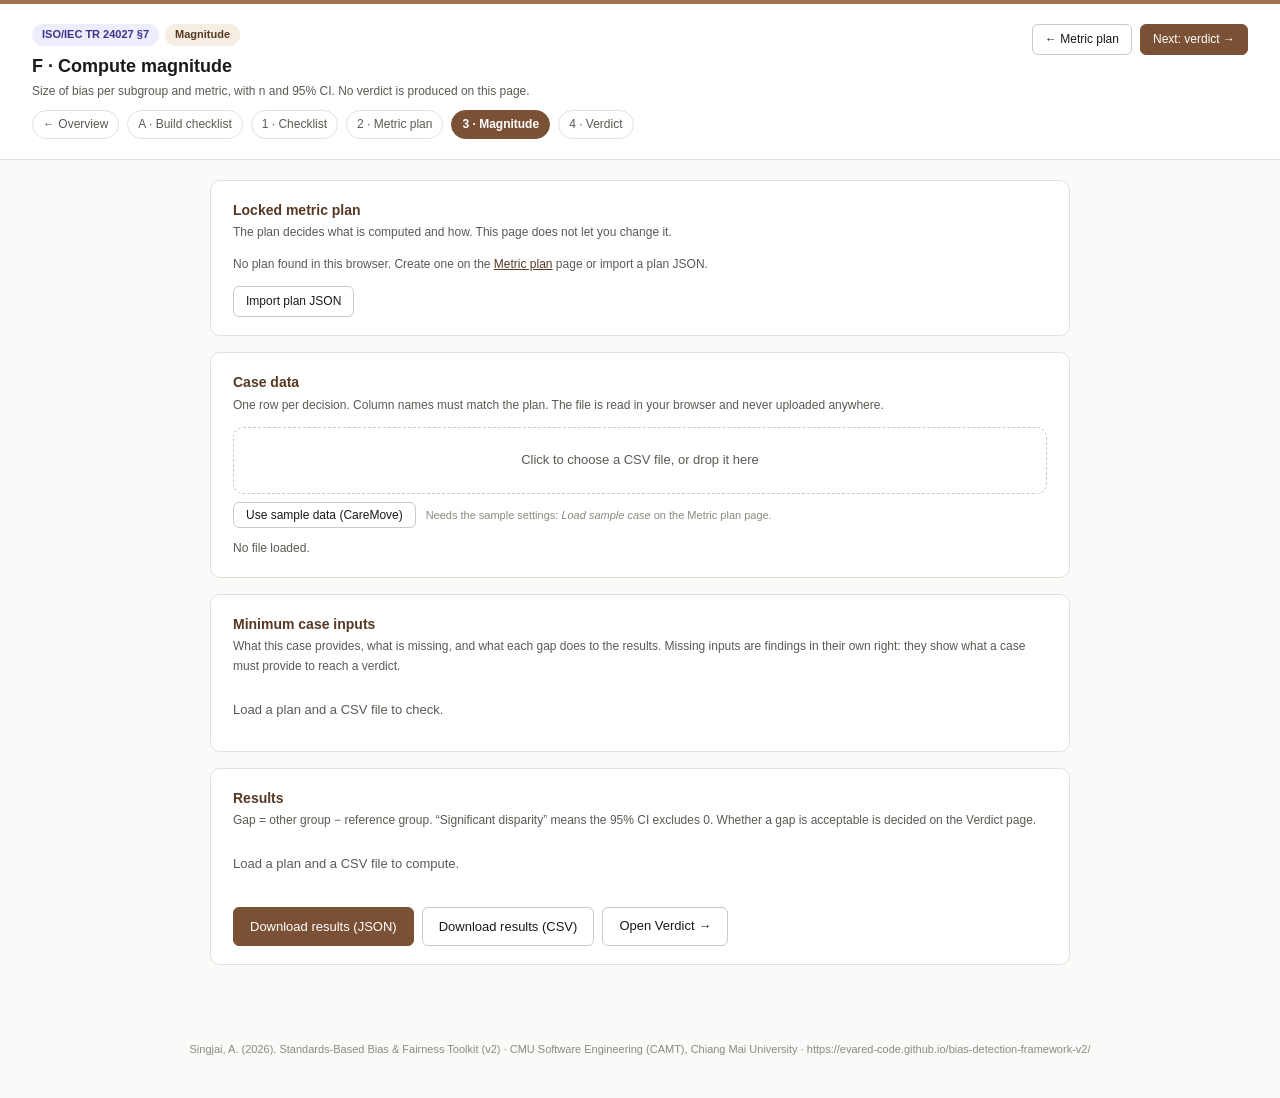
<file: magnitude.html>
<!DOCTYPE html>
<html lang="en">
<head>
<meta charset="UTF-8">
<meta name="viewport" content="width=device-width, initial-scale=1.0">
<title>Magnitude — Standards-Based Bias &amp; Fairness Toolkit</title>
<link rel="stylesheet" href="style.css">
<style>
  .res-card { border: 1px solid var(--border); border-radius: var(--radius-sm); padding: 12px 14px; margin-bottom: 12px; }
  .res-title { font-size: 13px; font-weight: 600; }
  .res-sub { font-size: 11px; color: var(--text3); }
  .gtable { width: 100%; border-collapse: collapse; font-size: 12px; margin-top: 8px; }
  .gtable th, .gtable td { padding: 5px 8px; border-bottom: 1px solid var(--border); text-align: right; font-variant-numeric: tabular-nums; }
  .gtable th:first-child, .gtable td:first-child { text-align: left; }
  .gtable th { font-size: 11px; color: var(--text2); font-weight: 600; }
  .gtable tr.ref td { background: var(--surface2); }
  .st { font-size: 10px; font-weight: 600; padding: 1px 6px; border-radius: 4px; white-space: nowrap; }
  .st-sig { background: var(--red-light); color: var(--red); }
  .st-ns { background: var(--green-light); color: var(--green); }
  .st-ind { background: var(--surface2); color: var(--text2); border: 1px dashed var(--border2); }
  .st-low { background: var(--amber-light); color: var(--amber); }
  .drop { display: block; border: 1.5px dashed var(--border2); border-radius: var(--radius); padding: 22px; text-align: center; font-size: 13px; color: var(--text2); cursor: pointer; }
  .drop:hover { background: var(--surface2); }
  .kv { font-size: 12px; color: var(--text2); line-height: 1.8; }
  .kv strong { color: var(--text); }
</style>
</head>
<body>

<div class="header">
  <div class="header-top">
    <div>
      <div class="header-badges">
        <span class="badge badge-iso">ISO/IEC TR 24027 §7</span>
        <span class="badge badge-proxy">Magnitude</span>
      </div>
      <h1>F · Compute magnitude</h1>
      <p>Size of bias per subgroup and metric, with n and 95% CI. No verdict is produced on this page.</p>
    </div>
    <div class="header-actions">
      <a class="btn btn-sm" href="metric-plan.html" style="text-decoration:none">← Metric plan</a>
      <a class="btn btn-sm btn-primary" href="verdict.html" style="text-decoration:none">Next: verdict →</a>
    </div>
  </div>
  <div class="nav">
    <a href="index.html">← Overview</a>
    <a href="standards.html">A · Build checklist</a>
    <a href="checklist.html">1 · Checklist</a>
    <a href="metric-plan.html">2 · Metric plan</a>
    <a href="magnitude.html" class="current">3 · Magnitude</a>
    <a href="verdict.html">4 · Verdict</a>
  </div>
</div>

<div class="main">

  <div class="panel">
    <h2>Locked metric plan</h2>
    <div class="lead">The plan decides what is computed and how. This page does not let you change it.</div>
    <div id="plan-info" class="kv"></div>
    <div style="margin-top:10px">
      <label class="btn btn-sm" style="cursor:pointer">Import plan JSON
        <input type="file" accept=".json,application/json" style="display:none" onchange="readJSONFile(this, importPlan)">
      </label>
    </div>
  </div>

  <div class="panel">
    <h2>Case data</h2>
    <div class="lead">One row per decision. Column names must match the plan. The file is read in your browser and never uploaded anywhere.</div>
    <label class="drop" id="drop">
      Click to choose a CSV file, or drop it here
      <input type="file" accept=".csv,text/csv" style="display:none" onchange="readCSV(this.files[0])">
    </label>
    <div style="margin-top:8px"><button type="button" class="btn btn-sm" onclick="useSample()">Use sample data (CareMove)</button>
      <span class="hint" style="margin-left:6px">Needs the sample settings: <em>Load sample case</em> on the Metric plan page.</span></div>
    <div id="data-info" class="kv" style="margin-top:10px"></div>
  </div>

  <div class="panel">
    <h2>Minimum case inputs</h2>
    <div class="lead">What this case provides, what is missing, and what each gap does to the results. Missing inputs are findings in their own right: they show what a case must provide to reach a verdict.</div>
    <div id="inputs"><div class="empty">Load a plan and a CSV file to check.</div></div>
  </div>

  <div class="panel">
    <h2>Results</h2>
    <div class="lead">Gap = other group − reference group. “Significant disparity” means the 95% CI excludes 0. Whether a gap is acceptable is decided on the Verdict page.</div>
    <div id="results"><div class="empty">Load a plan and a CSV file to compute.</div></div>
    <div class="modal-actions">
      <button class="btn btn-primary" onclick="exportJSON()">Download results (JSON)</button>
      <button class="btn" onclick="exportCSV()">Download results (CSV)</button>
      <a class="btn" href="verdict.html" style="text-decoration:none">Open Verdict →</a>
    </div>
  </div>

</div>

<div class="site-foot" style="padding:0 20px 40px">Singjai, A. (2026). Standards-Based Bias &amp; Fairness Toolkit (v2) · CMU Software Engineering (CAMT), Chiang Mai University · https://evared-code.github.io/bias-detection-framework-v2/</div>

<script src="bias-data.js"></script>
<script>
let plan = lsGet(PLAN_KEY);
let rows = null, fileName = null, results = null;

// ─── PLAN ───────────────────────────────────────────────────────────
function importPlan(d) {
  if (d.source !== 'iso24027-metric-plan') { alert('Not a metric plan export.'); return; }
  plan = d; lsSet(PLAN_KEY, d); renderPlan(); compute();
}
function renderPlan() {
  const el = document.getElementById('plan-info');
  if (!plan) { el.innerHTML = 'No plan found in this browser. Create one on the <a href="metric-plan.html">Metric plan</a> page or import a plan JSON.'; return; }
  const c = plan.context || {};
  el.innerHTML = `
    <strong>System:</strong> ${esc(plan.system || '—')} · <strong>Model version:</strong> ${esc(c.modelVersion || '—')}<br>
    <strong>Plan:</strong> ${plan.locked ? `<span class="st st-ns">LOCKED</span> ${esc(new Date(plan.lockedAt).toLocaleString())}` : `<span class="st st-low">NOT LOCKED</span> results will be marked as computed from an unlocked plan`}<br>
    <strong>Decision rule:</strong> ${esc(plan.decisionRule || '—')}<br>
    <strong>Reference:</strong> ${esc(plan.referenceDescription || '—')}<br>
    <strong>Computations:</strong> ${plan.compute.length} · <strong>Minimum n:</strong> ${plan.data.minN}`;
}

// ─── CSV ────────────────────────────────────────────────────────────
function parseCSV(text) {
  text = text.replace(/^﻿/, '');
  const out = []; let row = [], cell = '', q = false;
  for (let i = 0; i < text.length; i++) {
    const ch = text[i];
    if (q) {
      if (ch === '"') { if (text[i+1] === '"') { cell += '"'; i++; } else q = false; }
      else cell += ch;
    } else if (ch === '"') q = true;
    else if (ch === ',') { row.push(cell); cell = ''; }
    else if (ch === '\n' || ch === '\r') {
      if (ch === '\r' && text[i+1] === '\n') i++;
      row.push(cell); cell = '';
      if (row.some(x => x.trim() !== '')) out.push(row);
      row = [];
    } else cell += ch;
  }
  row.push(cell); if (row.some(x => x.trim() !== '')) out.push(row);
  const head = out.shift().map(h => h.trim());
  return { head, rows: out.map(r => Object.fromEntries(head.map((h, i) => [h, (r[i] || '').trim()]))) };
}
function readCSV(file) {
  if (!file) return;
  const r = new FileReader();
  r.onload = () => { const p = parseCSV(r.result); rows = p.rows; rows._head = p.head; fileName = file.name; compute(); };
  r.readAsText(file);
}
function useSample() {
  fetch('example_data.csv').then(r => { if (!r.ok) throw new Error(r.status); return r.text(); })
    .then(t => { const p = parseCSV(t); rows = p.rows; rows._head = p.head; fileName = 'example_data.csv (sample)'; compute(); })
    .catch(() => alert('Could not load the sample file. Open the toolkit from its web address (not as a local file), or choose example_data.csv with the file button.'));
}
const drop = document.getElementById('drop');
drop.addEventListener('dragover', e => { e.preventDefault(); });
drop.addEventListener('drop', e => { e.preventDefault(); readCSV(e.dataTransfer.files[0]); });

// ─── ENGINE ─────────────────────────────────────────────────────────
const num = v => { const n = Number(v); return v !== '' && !isNaN(n) ? n : v; };
const test = (v, op, target) => OPS[op] ? OPS[op](num(v), num(target)) : false;

function prepare(threshold) {
  const d = plan.data, cu = plan.customisation;
  return rows.map(r => {
    const raw = r[d.outCol];
    if (raw === undefined || raw === '') return null;
    let flag;
    if (d.rawScore) { const s = Number(raw); if (isNaN(s)) return null; flag = OPS[cu.op](s, threshold); }
    else { const pos = String(d.flagPos == null || d.flagPos === '' ? '1' : d.flagPos).split(',').map(x => x.trim().toLowerCase()).filter(Boolean), v = String(raw).trim().toLowerCase();
      flag = pos.includes(v) || (pos.includes('1') && v === 'true'); }
    let ref = null;
    if (d.reference === 'proxy') {
      const conds = [d.proxy.c1, d.proxy.c2].filter(c => c && c.col);
      ref = conds.every(c => test(r[c.col], c.op, c.val));
    } else if (d.reference === 'validated' && d.labelCol) ref = String(r[d.labelCol]) === String(d.labelPos);
    return { r, flag, ref };
  }).filter(Boolean);
}

function stats(list) {
  const s = { n:list.length, pos:0, refPos:0, TP:0, FP:0, FN:0, TN:0 };
  list.forEach(x => {
    if (x.flag) s.pos++;
    if (x.ref !== null) {
      if (x.ref) s.refPos++;
      if (x.flag && x.ref) s.TP++; else if (x.flag && !x.ref) s.FP++; else if (!x.flag && x.ref) s.FN++; else s.TN++;
    }
  });
  return s;
}
const div = (a, b) => b > 0 ? a / b : null;
const RATES = {
  rate: s => div(s.pos, s.n),
  tpr:  s => div(s.TP, s.TP + s.FN),
  fpr:  s => div(s.FP, s.FP + s.TN),
  err:  s => div(s.FP + s.FN, s.n),
};
// which rate(s) each metric compares
const METRIC_RATES = { dp:['rate'], eop:['tpr'], pe:['fpr'], eo:['tpr','fpr'], cm:['err'] };
const RATE_LABEL = { rate:'flag rate', tpr:'TPR', fpr:'FPR', err:'error rate' };
const RATE_REASON = { tpr:'no reference positives', fpr:'no reference negatives', rate:'no rows', err:'no rows' };

// gap for a metric between two stats; eo = component with largest |gap|
function gapOf(metric, so, sr) {
  const parts = METRIC_RATES[metric].map(k => {
    const a = RATES[k](so), b = RATES[k](sr);
    return { k, a, b, gap: a === null || b === null ? null : a - b };
  });
  if (parts.some(p => p.gap === null)) return { gap:null, parts };
  const main = parts.reduce((m, p) => Math.abs(p.gap) > Math.abs(m.gap) ? p : m);
  return { gap: main.gap, main, parts };
}

function rng(seed) { return () => { seed |= 0; seed = seed + 0x6D2B79F5 | 0; let t = Math.imul(seed ^ seed >>> 15, 1 | seed); t = t + Math.imul(t ^ t >>> 7, 61 | t) ^ t; return ((t ^ t >>> 14) >>> 0) / 4294967296; }; }
function resample(list, rand) { const o = new Array(list.length); for (let i = 0; i < list.length; i++) o[i] = list[Math.floor(rand() * list.length)]; return o; }
function bootstrapCI(metric, lo, lr, B = 1000) {
  // CI per rate component (equalized odds has two: TPR and FPR)
  const rand = rng(24027), draws = {};
  METRIC_RATES[metric].forEach(k => draws[k] = []);
  for (let b = 0; b < B; b++) {
    const so = stats(resample(lo, rand)), sr = stats(resample(lr, rand));
    METRIC_RATES[metric].forEach(k => { const a = RATES[k](so), c = RATES[k](sr); if (a !== null && c !== null) draws[k].push(a - c); });
  }
  const cis = {};
  for (const k in draws) {
    const g = draws[k];
    if (g.length < B * 0.9) { cis[k] = null; continue; }
    g.sort((x, y) => x - y);
    const q = p => g[Math.min(g.length - 1, Math.floor(p * g.length))];
    cis[k] = [q(0.025), q(0.975)];
  }
  return cis;
}

function compute() {
  renderPlan();
  const info = document.getElementById('data-info');
  if (!plan || !rows) { info.innerHTML = rows ? '' : 'No file loaded.'; renderResults(); return; }
  const d = plan.data, head = rows._head;
  const need = [d.outCol, ...(d.reference === 'proxy' ? [d.proxy.c1, d.proxy.c2].filter(c => c && c.col).map(c => c.col) : []),
                ...(d.reference === 'validated' ? [d.labelCol] : [])].filter(Boolean);
  const missing = need.filter(c => !head.includes(c));
  const base = prepare(plan.customisation.threshold);
  info.innerHTML = `<strong>File:</strong> ${esc(fileName)} · <strong>Rows:</strong> ${rows.length} · <strong>Used:</strong> ${base.length}
    ${rows.length - base.length ? ` (${rows.length - base.length} skipped: missing or non-numeric output)` : ''}<br>
    <strong>Columns:</strong> ${head.map(esc).join(', ')}
    ${missing.length ? `<br><span class="st st-sig">MISSING</span> ${missing.map(esc).join(', ')} — required by the plan` : ''}`;

  const sens = plan.data.rawScore ? String(plan.customisation.sensitivity || '').split(',').map(x => Number(x.trim())).filter(x => !isNaN(x)) : [];
  results = plan.compute.map(c => {
    const res = { subgroup:c.subgroup, metric:c.metric, clause:c.clause, name:c.name, from:c.from, referenceGroup:c.referenceGroup, groups:[], comparisons:[], sensitivity:[] };
    const fail = reason => { res.status = 'indeterminate'; res.reason = reason; return res; };
    if (c.feasibility === 'bad') return fail('Plan: ' + c.note);
    if (d.rawScore && (plan.customisation.threshold == null || plan.customisation.threshold === '')) return fail('Plan: no decision-rule threshold set');
    if (missing.length) return fail('Required column missing: ' + missing.join(', '));
    if (!head.includes(c.subgroup)) return fail(`Subgroup column "${c.subgroup}" not in data`);
    if (METRICS[c.metric].needsRef && d.reference === 'none') return fail('No reference label');

    const groupsOf = list => { const m = {}; list.forEach(x => { const g = x.r[c.subgroup] || '(blank)'; (m[g] = m[g] || []).push(x); }); return m; };
    const gm = groupsOf(base);
    const names = Object.keys(gm).sort();
    if (names.length < 2) return fail('Fewer than two groups in the data');
    let ref = c.referenceGroup && gm[c.referenceGroup] ? c.referenceGroup : names.reduce((a, b) => gm[b].length > gm[a].length ? b : a);
    if (c.referenceGroup && !gm[c.referenceGroup]) res.refNote = `Planned reference "${c.referenceGroup}" not in data; used largest group "${ref}".`;
    else if (!c.referenceGroup) res.refNote = `No reference group in plan; used largest group "${ref}".`;
    res.referenceGroup = ref;
    res.groups = names.map(g => Object.assign({ group:g }, stats(gm[g])));
    const sr = stats(gm[ref]);
    names.filter(g => g !== ref).forEach(g => {
      const so = stats(gm[g]);
      const r = gapOf(c.metric, so, sr);
      const cmp = { group:g, n:so.n, refN:sr.n, parts:r.parts.map(p => ({ rate:p.k, value:p.a, refValue:p.b, gap:p.gap })) };
      if (r.gap === null) {
        const bad = r.parts.find(p => p.gap === null);
        cmp.status = 'indeterminate';
        cmp.reason = `${RATE_LABEL[bad.k]} undefined: ${RATE_REASON[bad.k]} in ${bad.a === null ? g : ref}`;
      } else {
        cmp.gap = r.gap; cmp.rate = r.main.k; cmp.value = r.main.a; cmp.refValue = r.main.b;
        cmp.ratio = r.main.b ? r.main.a / r.main.b : null;
        const cis = bootstrapCI(c.metric, gm[g], gm[ref]);
        cmp.parts.forEach(p => p.ci = cis[p.rate]);
        cmp.ci = cis[r.main.k];
        cmp.lowN = so.n < d.minN || sr.n < d.minN;
        const excl0 = ci => ci && (ci[0] > 0 || ci[1] < 0);
        if (cmp.parts.some(p => !p.ci)) { cmp.status = 'indeterminate'; cmp.reason = 'CI could not be estimated (rate undefined in many resamples)'; }
        else cmp.status = cmp.parts.some(p => excl0(p.ci)) ? 'significant' : 'not_distinguishable';
      }
      res.comparisons.push(cmp);
    });
    if (sens.length) {
      res.sensitivity = sens.map(t => {
        const gm2 = groupsOf(prepare(t)); const out = { threshold:t, gaps:{} };
        names.filter(g => g !== ref).forEach(g => {
          out.gaps[g] = gm2[g] && gm2[ref] ? gapOf(c.metric, stats(gm2[g]), stats(gm2[ref])).gap : null;
        });
        return out;
      });
    }
    res.status = res.comparisons.every(x => x.status === 'indeterminate') ? 'indeterminate' : 'measured';
    return res;
  });
  lsSet(MAG_KEY, payload());
  renderResults();
  renderInputs();
}

// ─── RENDER ─────────────────────────────────────────────────────────
const f3 = v => v === null || v === undefined ? '—' : (Math.round(v * 1000) / 1000).toFixed(3);
const sg = v => v === null || v === undefined ? '—' : (v > 0 ? '+' : '') + f3(v);
function statusBadge(c) {
  if (c.status === 'indeterminate') return `<span class="st st-ind">INDETERMINATE</span>`;  // magnitude cannot be measured
  const main = c.status === 'significant' ? `<span class="st st-sig">SIGNIFICANT DISPARITY · BIASED</span>` : `<span class="st st-ns">NOT DISTINGUISHABLE FROM 0 · UNBIASED</span>`;
  return main + (c.lowN ? ` <span class="st st-low">n &lt; ${plan.data.minN}</span>` : '');
}
function renderResults() {
  const el = document.getElementById('results');
  if (!results) { el.innerHTML = `<div class="empty">Load a plan and a CSV file to compute.</div>`; return; }
  if (!results.length) { el.innerHTML = `<div class="empty">The plan has no computations.</div>`; return; }
  el.innerHTML = results.map(r => {
    let h = `<div class="res-card"><div class="plan-card-head"><div>
      <div class="res-title">${esc(r.clause)} ${esc(r.name)} by ${esc(r.subgroup || '—')}</div>
      <div class="res-sub">From ${r.from.join(', ')}${r.referenceGroup ? ` · reference group: ${esc(r.referenceGroup)}` : ''}${r.refNote ? ` · ${esc(r.refNote)}` : ''}</div>
      </div></div>`;
    if (r.status === 'indeterminate' && !r.comparisons.length) return h + `<div style="margin-top:8px"><span class="st st-ind">INDETERMINATE</span> <span style="font-size:12px">${esc(r.reason)}</span></div></div>`;
    h += `<table class="gtable"><thead><tr><th>Group</th><th>n</th><th>Flagged</th><th>Flag rate</th><th>Ref. positives</th><th>TPR</th><th>FPR</th></tr></thead><tbody>` +
      r.groups.map(g => `<tr class="${g.group === r.referenceGroup ? 'ref' : ''}"><td>${esc(g.group)}${g.group === r.referenceGroup ? ' (ref)' : ''}</td><td>${g.n}</td><td>${g.pos}</td><td>${f3(RATES.rate(g))}</td><td>${g.refPos}</td><td>${f3(RATES.tpr(g))}</td><td>${f3(RATES.fpr(g))}</td></tr>`).join('') +
      `</tbody></table>`;
    h += `<table class="gtable"><thead><tr><th>Comparison</th><th>Rate</th><th>Value</th><th>Ref.</th><th>Gap</th><th>Ratio</th><th>95% CI</th><th style="text-align:left">Status</th></tr></thead><tbody>` +
      r.comparisons.map(c => c.status === 'indeterminate' && c.gap === undefined
        ? `<tr><td>${esc(c.group)} vs ${esc(r.referenceGroup)}</td><td colspan="6" style="text-align:left">${esc(c.reason)}</td><td style="text-align:left">${statusBadge(c)}</td></tr>`
        : `<tr><td>${esc(c.group)} vs ${esc(r.referenceGroup)}</td><td>${RATE_LABEL[c.rate]}</td><td>${f3(c.value)}</td><td>${f3(c.refValue)}</td><td><strong>${sg(c.gap)}</strong></td><td>${c.ratio === null ? '—' : f3(c.ratio)}</td><td>${c.ci ? `[${sg(c.ci[0])}, ${sg(c.ci[1])}]` : '—'}</td><td style="text-align:left">${statusBadge(c)}</td></tr>` +
          (c.parts.length > 1 ? `<tr><td colspan="8" style="text-align:left;font-size:11px;color:var(--text3)">Components: ${c.parts.map(p => `Δ${RATE_LABEL[p.rate]} ${sg(p.gap)} [${p.ci ? sg(p.ci[0]) + ', ' + sg(p.ci[1]) : '—'}]`).join(' · ')} — gap shown = larger component; significant if either component's CI excludes 0</td></tr>` : '')
      ).join('') + `</tbody></table>`;
    if (r.sensitivity.length) {
      h += `<div class="res-sub" style="margin-top:6px">Threshold sensitivity (gap at each threshold): ` +
        r.comparisons.map(c => `${esc(c.group)}: ` + r.sensitivity.map(s => `${s.threshold} → ${sg(s.gaps[c.group])}`).join(', ')).join(' · ') + `</div>`;
    }
    return h + `</div>`;
  }).join('');
}

// ─── MINIMUM CASE INPUTS ───────────────────────────────────────────
function caseInputs() {
  if (!plan || !rows || !results) return null;
  const d = plan.data, c = plan.context || {}, head = rows._head;
  const out = [];
  const used = prepare(plan.customisation.threshold).length;
  out.push({ input:'Decision output per row (score or flag)',
    ok: head.includes(d.outCol) && used > 0 ? (used === rows.length ? 'ok' : 'partial') : 'missing',
    detail: head.includes(d.outCol) ? `${used} of ${rows.length} rows usable (column "${d.outCol}")` : `column "${d.outCol}" not found`,
    effect:'Without it nothing can be measured: every comparison is indeterminate.' });
  out.push({ input:'Raw score (numeric output) and decision rule',
    ok: d.rawScore ? 'ok' : 'partial',
    detail: d.rawScore ? `numeric output; rule ${plan.decisionRule || ''}` : `decision or category only (positive: ${d.flagPos || '1'})`,
    effect: d.rawScore ? 'Threshold sensitivity can be run.' : 'Metrics use the delivered decision only; no threshold sensitivity.' });
  const subs = [...new Set(plan.compute.map(x => x.subgroup).filter(Boolean))];
  const missSub = subs.filter(s => !head.includes(s));
  out.push({ input:'Group attributes',
    ok: !subs.length ? 'missing' : missSub.length ? 'partial' : 'ok',
    detail: subs.length ? subs.map(s => s + (head.includes(s) ? '' : ' (missing)')).join(', ') : 'no subgroup in the plan',
    effect:'Missing group columns make the comparison for that subgroup indeterminate.' });
  out.push({ input:'Reference label',
    ok: d.reference === 'validated' ? 'ok' : d.reference === 'proxy' ? 'partial' : 'missing',
    detail: d.reference === 'validated' ? 'validated label' : d.reference === 'proxy' ? 'proxy (exploratory)' : 'none',
    effect: d.reference === 'none' ? 'Only §7.5 demographic parity is computable.' : d.reference === 'proxy' ? 'Error-rate metrics are exploratory until validated labels replace the proxy.' : 'All §7 metrics are computable.' });
  const undef = []; const lowN = new Set();
  results.forEach(r => r.comparisons.forEach(k => {
    if (k.status === 'indeterminate' && /undefined/.test(k.reason || '')) undef.push(`${r.subgroup}: ${k.group} vs ${r.referenceGroup}`);
    if (k.lowN) lowN.add(`${r.subgroup}: ${k.group}`);
  }));
  if (d.reference !== 'none') out.push({ input:'Reference positives and negatives in each group',
    ok: undef.length ? 'partial' : 'ok',
    detail: undef.length ? 'rate undefined for ' + [...new Set(undef)].join('; ') : 'present in all compared groups',
    effect:'A group without reference positives (or negatives) has no TPR (or FPR): that comparison is indeterminate.' });
  out.push({ input:`Sufficient n per group (min ${d.minN})`,
    ok: lowN.size ? 'partial' : 'ok',
    detail: lowN.size ? 'below minimum: ' + [...lowN].join('; ') : 'all groups at or above minimum',
    effect:'With small n, “not distinguishable from 0” may only reflect limited data.' });
  out.push({ input:'Context (domain, law, affected groups)',
    ok: c.domain && c.stakes ? 'ok' : (c.domain || c.stakes ? 'partial' : 'missing'),
    detail: [c.domain, c.stakes].filter(Boolean).map(esc).join(' · ') || 'not recorded in the plan',
    effect:'Without context the metric choice and the verdict lack justification.' });
  out.push({ input:'Verdict owner with domain authority',
    ok:'later', detail:'set on the Verdict page',
    effect:'Without one, bias is measured but no fairness verdict can be given.' });
  return out;
}
function renderInputs() {
  const el = document.getElementById('inputs'); if (!el) return;
  const list = caseInputs();
  if (!list) { el.innerHTML = `<div class="empty">Load a plan and a CSV file to check.</div>`; return; }
  const B = { ok:'<span class="st st-ns">PROVIDED</span>', partial:'<span class="st st-low">PARTIAL</span>', missing:'<span class="st st-sig">MISSING</span>', later:'<span class="st st-ind">NEXT STEP</span>' };
  el.innerHTML = `<table class="gtable"><thead><tr><th style="text-align:left">Input</th><th style="text-align:left">Status</th><th style="text-align:left">In this case</th><th style="text-align:left">If missing or partial</th></tr></thead><tbody>` +
    list.map(x => `<tr><td style="text-align:left">${esc(x.input)}</td><td style="text-align:left">${B[x.ok]}</td><td style="text-align:left">${esc(x.detail)}</td><td style="text-align:left;color:var(--text2)">${esc(x.effect)}</td></tr>`).join('') + `</tbody></table>`;
}

// ─── EXPORT ─────────────────────────────────────────────────────────
function payload() {
  return {
    source:'iso24027-magnitude', version:1, generated:new Date().toISOString(), caseInputs: caseInputs(),
    plan: plan ? { system:plan.system, locked:plan.locked, lockedAt:plan.lockedAt, context:plan.context, decisionRule:plan.decisionRule,
                   referenceDescription:plan.referenceDescription, minN:plan.data.minN, generated:plan.generated } : null,
    data: rows ? { file:fileName, rows:rows.length } : null,
    ci:'bootstrap 95%, 1000 resamples, seed 24027',
    results: results || []
  };
}
function exportJSON() {
  if (!results) return alert('Nothing to export yet.');
  downloadFile('iso24027_magnitude_' + new Date().toISOString().slice(0,10) + '.json', JSON.stringify(payload(), null, 2), 'application/json');
}
function exportCSV() {
  if (!results) return alert('Nothing to export yet.');
  const lines = ['Metric,Subgroup,From clauses,Group,Reference group,n,Reference n,Rate,Value,Reference value,Gap,Ratio,CI low,CI high,Status,Low n,Reason'];
  results.forEach(r => {
    if (!r.comparisons.length) lines.push([csvCell(r.clause + ' ' + r.name), csvCell(r.subgroup), csvCell(r.from.join('; ')), '', '', '', '', '', '', '', '', '', '', '', 'indeterminate', '', csvCell(r.reason)].join(','));
    r.comparisons.forEach(c => lines.push([csvCell(r.clause + ' ' + r.name), csvCell(r.subgroup), csvCell(r.from.join('; ')), csvCell(c.group), csvCell(r.referenceGroup),
      c.n, c.refN, c.rate ? RATE_LABEL[c.rate] : '', f3(c.value), f3(c.refValue), f3(c.gap), c.ratio == null ? '' : f3(c.ratio),
      c.ci ? f3(c.ci[0]) : '', c.ci ? f3(c.ci[1]) : '', c.status, c.lowN ? 'yes' : '', csvCell(c.reason || '')].join(',')));
  });
  downloadFile('iso24027_magnitude_' + new Date().toISOString().slice(0,10) + '.csv', '﻿' + lines.join('\n'), 'text/csv');
}

renderPlan(); compute();
</script>
</body>
</html>
</file>
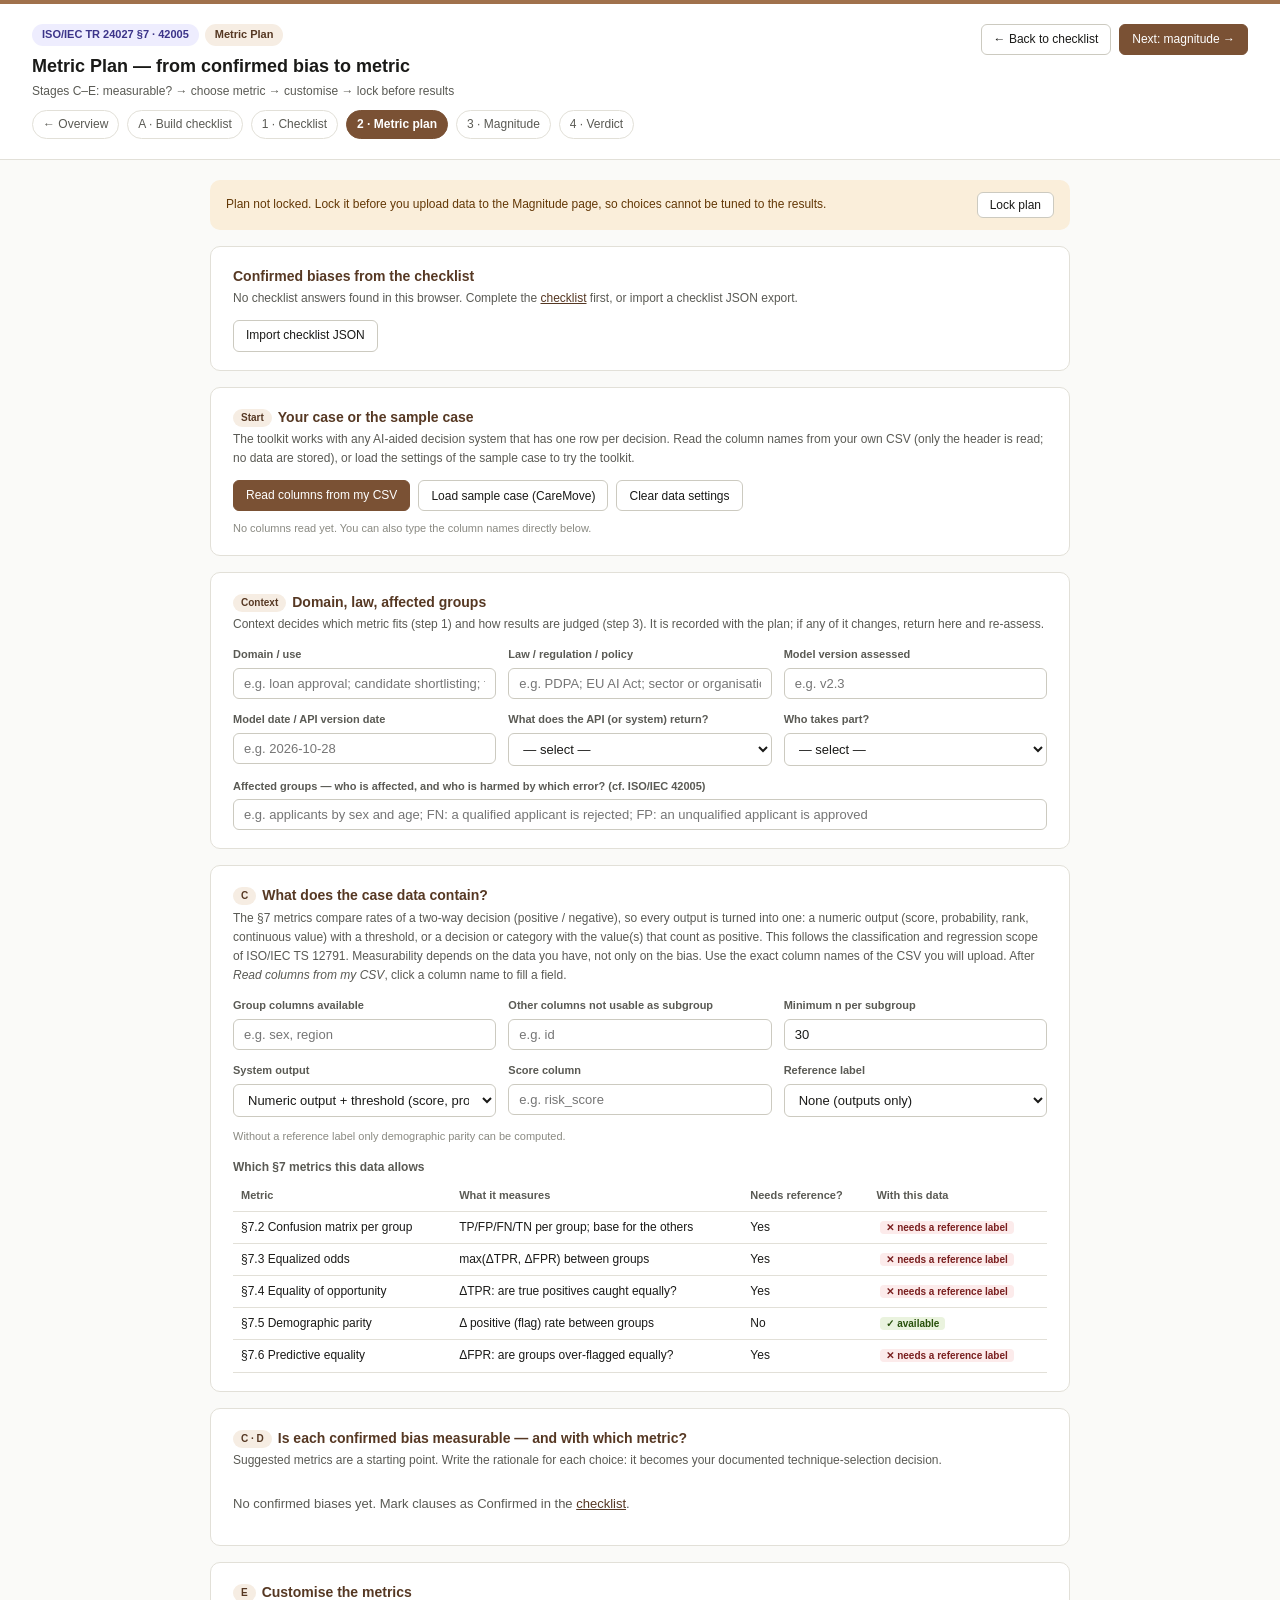
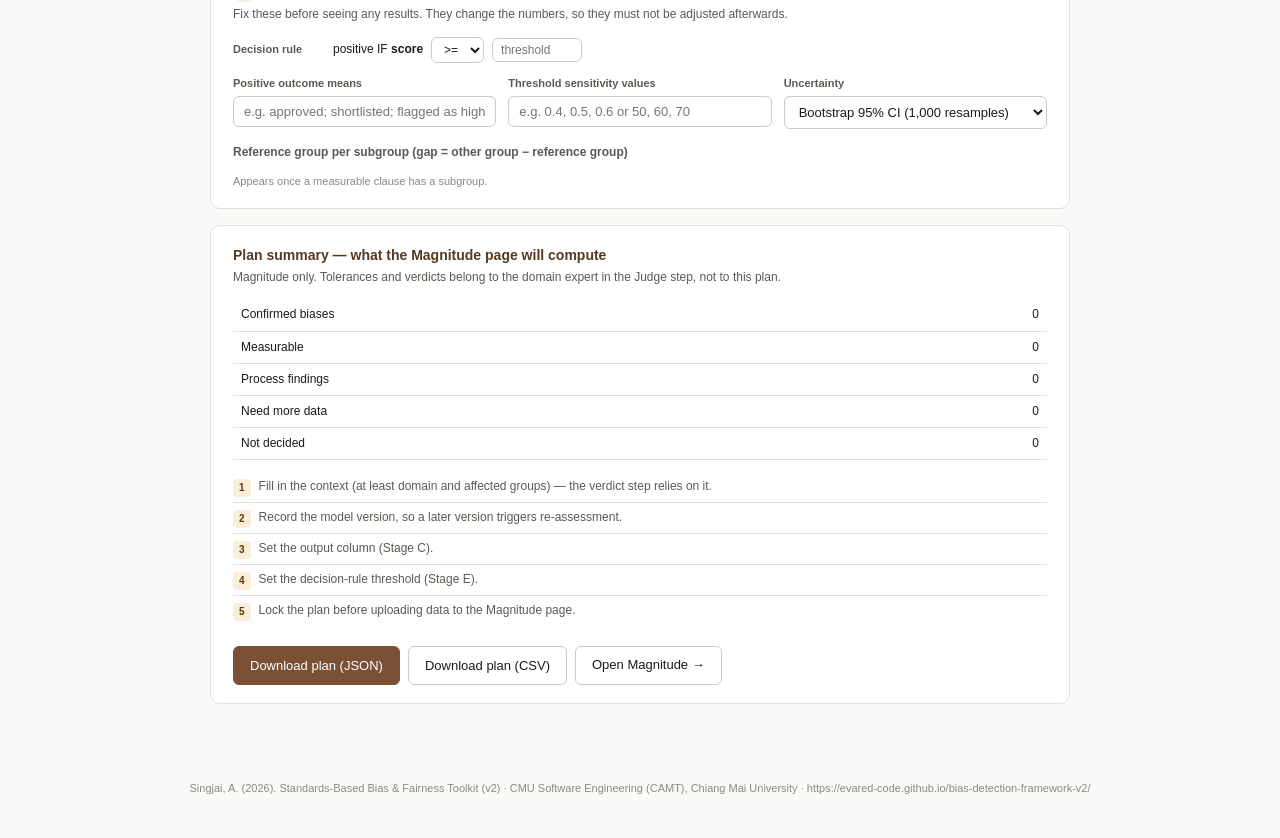
<file: metric-plan.html>
<!DOCTYPE html>
<html lang="en">
<head>
<meta charset="UTF-8">
<meta name="viewport" content="width=device-width, initial-scale=1.0">
<title>Metric Plan — Standards-Based Bias &amp; Fairness Toolkit</title>
<link rel="stylesheet" href="style.css">
</head>
<body>

<div class="header">
  <div class="header-top">
    <div>
      <div class="header-badges">
        <span class="badge badge-iso">ISO/IEC TR 24027 §7 · 42005</span>
        <span class="badge badge-proxy">Metric Plan</span>
      </div>
      <h1>Metric Plan — from confirmed bias to metric</h1>
      <p>Stages C–E: measurable? → choose metric → customise → lock before results</p>
    </div>
    <div class="header-actions">
      <a class="btn btn-sm" href="checklist.html" style="text-decoration:none">← Back to checklist</a>
      <a class="btn btn-sm btn-primary" href="magnitude.html" style="text-decoration:none">Next: magnitude →</a>
    </div>
  </div>
  <div class="nav">
    <a href="index.html">← Overview</a>
    <a href="standards.html">A · Build checklist</a>
    <a href="checklist.html">1 · Checklist</a>
    <a href="metric-plan.html" class="current">2 · Metric plan</a>
    <a href="magnitude.html">3 · Magnitude</a>
    <a href="verdict.html">4 · Verdict</a>
  </div>
</div>

<div class="main">

  <div class="lockbar unlocked" id="lockbar">
    <span id="lock-text">Plan not locked. Lock it before you upload data to the Magnitude page, so choices cannot be tuned to the results.</span>
    <span style="flex:1"></span>
    <button class="btn btn-sm" id="lock-btn" onclick="toggleLock()">Lock plan</button>
  </div>

  <fieldset id="plan-fs">

  <!-- SOURCE -->
  <div class="panel">
    <h2>Confirmed biases from the checklist</h2>
    <div class="lead" id="source-lead"></div>
    <div style="display:flex;gap:8px;flex-wrap:wrap">
      <label class="btn btn-sm" style="cursor:pointer">Import checklist JSON
        <input type="file" accept="application/json,.json" style="display:none" onchange="importChecklist(this)">
      </label>
    </div>
  </div>

  <!-- START -->
  <div class="panel">
    <h2><span class="stage">Start</span>Your case or the sample case</h2>
    <div class="lead">The toolkit works with any AI-aided decision system that has one row per decision. Read the column names from your own CSV (only the header is read; no data are stored), or load the settings of the sample case to try the toolkit.</div>
    <div style="display:flex;gap:8px;flex-wrap:wrap">
      <label class="btn btn-sm btn-primary" style="cursor:pointer">Read columns from my CSV
        <input type="file" accept=".csv,text/csv" style="display:none" onchange="readColumns(this)">
      </label>
      <button type="button" class="btn btn-sm" onclick="loadSample()">Load sample case (CareMove)</button>
      <button type="button" class="btn btn-sm" onclick="clearSettings()">Clear data settings</button>
    </div>
    <div id="start-info" style="margin-top:10px"></div>
  </div>

  <!-- CONTEXT -->
  <div class="panel">
    <h2><span class="stage">Context</span>Domain, law, affected groups</h2>
    <div class="lead">Context decides which metric fits (step 1) and how results are judged (step 3). It is recorded with the plan; if any of it changes, return here and re-assess.</div>
    <div class="form-grid">
      <div class="form-field"><label>Domain / use</label>
        <input type="text" id="x-domain" placeholder="e.g. loan approval; candidate shortlisting; fall-risk monitoring" onchange="setCtx('domain', this.value)"></div>
      <div class="form-field"><label>Law / regulation / policy</label>
        <input type="text" id="x-law" placeholder="e.g. PDPA; EU AI Act; sector or organisational policy" onchange="setCtx('law', this.value)"></div>
      <div class="form-field"><label>Model version assessed</label>
        <input type="text" id="x-model" placeholder="e.g. v2.3" onchange="setCtx('modelVersion', this.value)"></div>
      <div class="form-field"><label>Model date / API version date</label>
        <input type="text" id="x-mdate" placeholder="e.g. 2026-10-28" onchange="setCtx('modelDate', this.value)"></div>
      <div class="form-field"><label>What does the API (or system) return?</label>
        <select id="x-api" onchange="setCtx('apiResponse', this.value)">
          <option value="">— select —</option>
          <option value="score">Raw score (decision rule can be applied)</option>
          <option value="flag">Flag / decision only</option>
          <option value="other">Other (describe in notes)</option>
        </select></div>
      <div class="form-field"><label>Who takes part?</label>
        <select id="x-parties" onchange="setCtx('parties', this.value)">
          <option value="">— select —</option>
          <option value="both">API provider and consumer</option>
          <option value="consumer">API consumer only (e.g. third-party LLM)</option>
          <option value="inhouse">In-house system (one team)</option>
        </select></div>
      <div class="form-field" style="grid-column: span 3"><label>Affected groups — who is affected, and who is harmed by which error? (cf. ISO/IEC 42005)</label>
        <input type="text" id="x-stakes" placeholder="e.g. applicants by sex and age; FN: a qualified applicant is rejected; FP: an unqualified applicant is approved" onchange="setCtx('stakes', this.value)"></div>
    </div>
  </div>

  <!-- STAGE C: DATA -->
  <div class="panel">
    <h2><span class="stage">C</span>What does the case data contain?</h2>
    <div class="lead">The §7 metrics compare rates of a two-way decision (positive / negative), so every output is turned into one: a numeric output (score, probability, rank, continuous value) with a threshold, or a decision or category with the value(s) that count as positive. This follows the classification and regression scope of ISO/IEC TS 12791. Measurability depends on the data you have, not only on the bias. Use the exact column names of the CSV you will upload. After <em>Read columns from my CSV</em>, click a column name to fill a field.</div>
    <div class="form-grid">
      <div class="form-field"><label>Group columns available</label>
        <input type="text" id="d-groups" placeholder="e.g. sex, region" onchange="setData('groups', this.value)"><div id="d-groups-chips" class="col-chips"></div></div>
      <div class="form-field"><label>Other columns not usable as subgroup</label>
        <input type="text" id="d-excluded" placeholder="e.g. id" onchange="setData('excluded', this.value)"></div>
      <div class="form-field"><label>Minimum n per subgroup</label>
        <input type="number" id="d-minn" min="1" onchange="setData('minN', this.value)"></div>
      <div class="form-field"><label>System output</label>
        <select id="d-raw" onchange="setData('rawScore', this.value === 'yes')">
          <option value="yes">Numeric output + threshold (score, probability, rank, amount)</option>
          <option value="no">Decision / category (choose the positive value or values)</option>
        </select></div>
      <div class="form-field"><label id="d-outcol-lbl">Score column</label>
        <input type="text" id="d-outcol" list="col-list" placeholder="e.g. risk_score" onchange="setData('outCol', this.value)"></div>
      <div class="form-field" id="d-flagpos-f"><label>Value(s) that count as positive (comma-separated)</label>
        <input type="text" id="d-flagpos" placeholder="e.g. approved   or   high, medium" onchange="setData('flagPos', this.value)"></div>
      <datalist id="col-list"></datalist>
      <div class="form-field"><label>Reference label</label>
        <select id="d-reference" onchange="setData('reference', this.value)">
          <option value="none">None (outputs only)</option>
          <option value="proxy">Proxy rule (researcher-constructed)</option>
          <option value="validated">Validated label column</option>
        </select></div>
    </div>
    <div id="ref-rule" style="margin-top:12px"></div>
    <div style="margin-top:14px;font-size:12px;font-weight:600;color:var(--text2)">Which §7 metrics this data allows</div>
    <table class="compat" id="compat"></table>
  </div>

  <!-- STAGE C + D: PER CLAUSE -->
  <div class="panel">
    <h2><span class="stage">C · D</span>Is each confirmed bias measurable — and with which metric?</h2>
    <div class="lead">Suggested metrics are a starting point. Write the rationale for each choice: it becomes your documented technique-selection decision.</div>
    <div id="cards"></div>
  </div>

  <!-- STAGE E: CUSTOMISE -->
  <div class="panel">
    <h2><span class="stage">E</span>Customise the metrics</h2>
    <div class="lead">Fix these before seeing any results. They change the numbers, so they must not be adjusted afterwards.</div>
    <div id="rule-row" class="ctrl-row" style="margin-top:0"></div>
    <div class="form-grid">
      <div class="form-field"><label>Positive outcome means</label>
        <input type="text" id="c-positive" placeholder="e.g. approved; shortlisted; flagged as high risk" oninput="setCustom('positive', this.value)"></div>
      <div class="form-field"><label>Threshold sensitivity values</label>
        <input type="text" id="c-sens" placeholder="e.g. 0.4, 0.5, 0.6 or 50, 60, 70" oninput="setCustom('sensitivity', this.value)"></div>
      <div class="form-field"><label>Uncertainty</label>
        <select id="c-ci" onchange="setCustom('ci', this.value)">
          <option value="bootstrap95">Bootstrap 95% CI (1,000 resamples)</option>
        </select></div>
    </div>
    <div style="margin-top:14px;font-size:12px;font-weight:600;color:var(--text2)">Reference group per subgroup (gap = other group − reference group)</div>
    <div id="refgroups" class="form-grid" style="margin-top:6px"></div>
  </div>

  </fieldset>

  <!-- SUMMARY -->
  <div class="panel">
    <h2>Plan summary — what the Magnitude page will compute</h2>
    <div class="lead">Magnitude only. Tolerances and verdicts belong to the domain expert in the Judge step, not to this plan.</div>
    <div id="summary"></div>
    <div class="modal-actions">
      <button class="btn btn-primary" onclick="exportJSON()">Download plan (JSON)</button>
      <button class="btn" onclick="exportCSV()">Download plan (CSV)</button>
      <a class="btn" href="magnitude.html" style="text-decoration:none">Open Magnitude →</a>
    </div>
  </div>

</div>

<div class="site-foot" style="padding:0 20px 40px">Singjai, A. (2026). Standards-Based Bias &amp; Fairness Toolkit (v2) · CMU Software Engineering (CAMT), Chiang Mai University · https://evared-code.github.io/bias-detection-framework-v2/</div>

<script src="bias-data.js"></script>
<script>
// ─── STATE ──────────────────────────────────────────────────────────
const DEFAULT_PLAN = {
  context: { domain:'', law:'', stakes:'', modelVersion:'', modelDate:'', apiResponse:'', parties:'' },
  data: { groups:'', excluded:'', minN:30, rawScore:true, outCol:'', flagPos:'1',
          reference:'none',
          proxy: { c1:{ col:'', op:'>=', val:'' }, c2:{ col:'', op:'<', val:'' } },
          labelCol:'', labelPos:'1' },
  items: {},          // id -> { measurable, subgroup, metrics:[], rationale }
  custom: { op:'>=', threshold:null, positive:'', sensitivity:'', ci:'bootstrap95', refGroups:{} },
  columns: [], columnsFrom: null, sample: false,
  locked: false, lockedAt: null, log: []
};
// Settings of the sample case (CareMove exercise-risk scoring) — loaded only on request
const SAMPLE = {
  context: { domain:'Sample case: fall-risk exercise monitoring for older adults', law:'PDPA (Thailand)', stakes:'Older adults by sex and site; FN: a high-risk user is missed and may fall; FP: over-flagging costs therapist time', modelVersion:'sample', modelDate:'', apiResponse:'score', parties:'inhouse' },
  data: { groups:'sex, site', excluded:'participant_id', minN:30, rawScore:true, outCol:'gymbot_score', flagPos:'1',
          reference:'proxy',
          proxy: { c1:{ col:'age', op:'>=', val:'65' }, c2:{ col:'bodyRatio', op:'<', val:'0.6' } },
          labelCol:'', labelPos:'1' },
  custom: { op:'<', threshold:60, positive:'flagged as high risk', sensitivity:'50, 60, 70', ci:'bootstrap95', refGroups:{ sex:'M', site:'D01' } },
  columns: ['participant_id','age','sex','site','bodyRatio','gymbot_score'], columnsFrom:'example_data.csv'
};
let plan = JSON.parse(JSON.stringify(DEFAULT_PLAN));
let checklist = { status:{}, notes:{}, unkReason:{}, info:{} };

function load() {
  const p = lsGet(PLAN_STATE_KEY);
  if (p) {
    const d = JSON.parse(JSON.stringify(DEFAULT_PLAN));
    plan = Object.assign(d, p, {
      context: Object.assign(d.context, p.context||{}),
      data: Object.assign(d.data, p.data||{}),
      custom: Object.assign(d.custom, p.custom||{}) });
    if (!plan.data.proxy || !plan.data.proxy.c1) plan.data.proxy = d.data.proxy;
  }
  const c = lsGet(CHECKLIST_KEY);
  if (c) checklist = Object.assign(checklist, c);
}
function save() { lsSet(PLAN_STATE_KEY, plan); lsSet(PLAN_KEY, payload()); }

const list = s => String(s || '').split(',').map(x => x.trim()).filter(Boolean);
function refColumns() {
  const d = plan.data;
  if (d.reference === 'proxy') return [d.proxy.c1.col, d.proxy.c2 && d.proxy.c2.col].filter(Boolean);
  if (d.reference === 'validated') return [d.labelCol].filter(Boolean);
  return [];
}
function refDescription() {
  const d = plan.data;
  if (d.reference === 'proxy') {
    const c = x => x && x.col ? `${x.col} ${x.op} ${x.val}` : '';
    return 'Proxy: reference positive IF ' + [c(d.proxy.c1), c(d.proxy.c2)].filter(Boolean).join(' AND ');
  }
  if (d.reference === 'validated') return `Validated label: ${d.labelCol || '(column not set)'} = ${d.labelPos}`;
  return 'No reference label';
}
function ruleDescription() {
  const d = plan.data, c = plan.custom;
  const pos = c.positive ? ` (${c.positive})` : '';
  return d.rawScore ? `positive${pos} IF ${d.outCol || 'score'} ${c.op} ${c.threshold == null || c.threshold === '' ? '?' : c.threshold}` : (() => { const v = String(d.flagPos || '1').split(',').map(x => x.trim()).filter(Boolean); return `positive${pos} IF ${d.outCol || 'decision'} ${v.length > 1 ? 'in {' + v.join(', ') + '}' : '= ' + (v[0] || '1')}`; })();
}
const confirmedItems = () => ALL_ITEMS().filter(i => checklist.status[i.id] === 'confirmed');
const itemPlan = id => (plan.items[id] = plan.items[id] || { measurable:null, subgroup:'', metrics:[], rationale:'' });

// ─── FEASIBILITY ────────────────────────────────────────────────────
function metricAvailable(key) {
  const m = METRICS[key];
  if (m.needsRef && plan.data.reference === 'none') return { level:'bad', text:'needs a reference label' };
  if (m.needsRef && plan.data.reference === 'proxy') return { level:'warn', text:'vs proxy, not validated' };
  return { level:'ok', text:'available' };
}
function feasibility(key, subgroup) {
  if (!subgroup) return { level:'bad', text:'no subgroup' };
  const sg = subgroup.toLowerCase();
  if (refColumns().map(s=>s.toLowerCase()).includes(sg)) return { level:'bad', text:'subgroup builds the reference' };
  if ([plan.data.outCol, ...list(plan.data.excluded)].map(s=>String(s).toLowerCase()).includes(sg)) return { level:'bad', text:'not usable as subgroup' };
  if (!list(plan.data.groups).map(s=>s.toLowerCase()).includes(subgroup.toLowerCase()))
    return { level:'bad', text:'group column not in data' };
  return metricAvailable(key);
}
const badge = f => `<span class="feas feas-${f.level}">${f.level==='ok'?'✓':f.level==='warn'?'!':'✕'} ${esc(f.text)}</span>`;

// ─── RENDER ─────────────────────────────────────────────────────────
function renderSource() {
  const info = checklist.info || {};
  const conf = confirmedItems().length;
  const answered = Object.values(checklist.status).filter(Boolean).length;
  document.getElementById('source-lead').innerHTML = answered
    ? `Loaded from the checklist in this browser${info['sys-name'] ? ` for <strong>${esc(info['sys-name'])}</strong>` : ''}: ${answered}/${ALL_ITEMS().length} answered, <strong>${conf} confirmed</strong>. Only confirmed clauses appear below. Using a different browser? Export the statuses from the checklist report and import them here.`
    : `No checklist answers found in this browser. Complete the <a href="checklist.html">checklist</a> first, or import a checklist JSON export.`;
}

function renderData() {
  const d = plan.data;
  document.getElementById('d-groups').value = d.groups;
  document.getElementById('d-excluded').value = d.excluded;
  document.getElementById('d-reference').value = d.reference;
  document.getElementById('d-minn').value = d.minN;
  document.getElementById('d-raw').value = d.rawScore ? 'yes' : 'no';
  document.getElementById('d-outcol').value = d.outCol;
  document.getElementById('d-outcol-lbl').textContent = d.rawScore ? 'Score column' : 'Flag / decision column';
  document.getElementById('d-flagpos').value = d.flagPos || '1';
  document.getElementById('d-flagpos-f').style.display = d.rawScore ? 'none' : '';
  const cols = plan.columns || [];
  document.getElementById('col-list').innerHTML = cols.map(c => `<option value="${esc(c)}">`).join('');
  const inG = list(d.groups);
  document.getElementById('d-groups-chips').innerHTML = cols.length
    ? `<div class="hint" style="margin-top:4px">Click to add or remove: ${cols.map(c => `<button type="button" class="colchip ${inG.includes(c)?'on':''}" onclick="toggleGroupCol('${esc(c)}')">${esc(c)}</button>`).join(' ')}</div>` : '';
  renderStart();
  const opSel = (cond, v) => `<select class="mini-select" onchange="setProxy('${cond}','op',this.value)">${Object.keys(OPS).map(o => `<option ${o===v?'selected':''}>${esc(o)}</option>`).join('')}</select>`;
  const cond = k => { const c = d.proxy[k] || {col:'',op:'>=',val:''};
    return `<input class="mini-input" list="col-list" style="min-width:110px;width:130px" value="${esc(c.col)}" placeholder="column" onchange="setProxy('${k}','col',this.value)">
            ${opSel(k, c.op)}
            <input class="mini-input" style="min-width:70px;width:80px" value="${esc(c.val)}" placeholder="value" onchange="setProxy('${k}','val',this.value)">`; };
  let rr = '';
  if (d.reference === 'proxy') rr = `<div class="ctrl-row"><span class="ctrl-lbl">Proxy rule</span><span style="font-size:12px">reference positive IF</span> ${cond('c1')} <span style="font-size:12px">AND</span> ${cond('c2')}</div>
      <div class="hint">Leave the second condition's column empty to use one condition. Columns used here cannot be subgroups.</div>`;
  else if (d.reference === 'validated') rr = `<div class="ctrl-row"><span class="ctrl-lbl">Label column</span>
      <input class="mini-input" list="col-list" style="min-width:140px;width:160px" value="${esc(d.labelCol)}" placeholder="e.g. true_outcome" onchange="setData('labelCol', this.value)">
      <span style="font-size:12px">positive value</span>
      <input class="mini-input" style="min-width:60px;width:70px" value="${esc(d.labelPos)}" onchange="setData('labelPos', this.value)"></div>`;
  else rr = `<div class="hint">Without a reference label only demographic parity can be computed.</div>`;
  document.getElementById('ref-rule').innerHTML = rr;
  document.getElementById('compat').innerHTML =
    `<thead><tr><th>Metric</th><th>What it measures</th><th>Needs reference?</th><th>With this data</th></tr></thead><tbody>` +
    Object.entries(METRICS).map(([k, m]) => `<tr><td>${m.clause} ${m.name}</td><td>${m.measures}</td><td>${m.needsRef ? 'Yes' : 'No'}</td><td>${badge(metricAvailable(k))}</td></tr>`).join('') +
    `</tbody>` + (d.rawScore ? '' : `<tbody><tr><td colspan="4" style="color:var(--amber)">Decision or category output: threshold sensitivity cannot be run; metrics use the decision as delivered.</td></tr></tbody>`);
}

function cardHtml(item) {
  const id = item.id, p = itemPlan(id), sug = SUGGEST[id] || { process:false, metrics:[] };
  const groups = list(plan.data.groups);
  const seg = Object.entries({ yes:'Yes — measure', no:'No — process finding', needs_data:'Needs more data' })
    .map(([k,l]) => `<button type="button" class="${p.measurable===k?'on-'+k:''}" onclick="setItem('${id}','measurable','${k}')">${l}</button>`).join('');
  const evidence = (checklist.notes[id] || '').trim();
  let h = `
    <div class="plan-card" id="card-${id}">
      <div class="plan-card-head">
        <div>
          <div class="plan-card-title">${esc(BIAS_NAME(item))}</div>
          <div class="plan-card-ev">${evidence ? 'Evidence: ' + esc(evidence) : 'No evidence recorded in the checklist'}</div>
        </div>
        <span class="clause-tag tag-${id[0]}">${SRC(item)}</span>
      </div>
      <div class="ctrl-row"><span class="ctrl-lbl">Measurable?</span><div class="seg">${seg}</div></div>
      ${sug.process && !p.measurable ? `<div class="hint">Usually a process finding: this bias sits in people or requirements, not in the outputs.</div>` : ''}`;

  if (p.measurable === 'yes') {
    const opts = groups.map(g => `<option value="${esc(g)}" ${p.subgroup===g?'selected':''}>${esc(g)}</option>`).join('');
    h += `
      <div class="ctrl-row"><span class="ctrl-lbl">Subgroup</span>
        <select class="mini-select" onchange="setItem('${id}','subgroup',this.value)">
          <option value="">— select —</option>${opts}
          ${p.subgroup && !groups.includes(p.subgroup) ? `<option value="${esc(p.subgroup)}" selected>${esc(p.subgroup)} (not in data)</option>` : ''}
        </select>
      </div>
      <div class="ctrl-row" style="align-items:flex-start"><span class="ctrl-lbl">Metrics</span>
        <div class="metric-chips">${Object.entries(METRICS).map(([k, m]) => `
          <label class="chip ${sug.metrics.includes(k)?'suggested':''}">
            <input type="checkbox" ${p.metrics.includes(k)?'checked':''} onchange="toggleMetric('${id}','${k}',this.checked)">
            ${m.clause} ${m.name}${sug.metrics.includes(k)?' <span class="sug">SUGGESTED</span>':''}
            ${p.metrics.includes(k) ? badge(feasibility(k, p.subgroup)) : ''}
          </label>`).join('')}
        </div>
      </div>
      ${sug.hint ? `<div class="hint">${sug.hint}</div>` : ''}
      <div style="margin-top:8px"><span class="ctrl-lbl">Why these metrics?</span>
        <textarea class="mini-textarea" placeholder="e.g. Under-representation of one group would show as different positive rates (demographic parity) and missed true positives (TPR)."
          oninput="setText('${id}','rationale',this.value)">${esc(p.rationale)}</textarea></div>`;
  } else if (p.measurable === 'needs_data') {
    h += `<div style="margin-top:8px"><span class="ctrl-lbl">What data is missing?</span>
        <textarea class="mini-textarea" placeholder="e.g. no region column in the export; no validated labels"
          oninput="setText('${id}','rationale',this.value)">${esc(p.rationale)}</textarea></div>`;
  } else if (p.measurable === 'no') {
    h += `<div style="margin-top:8px"><span class="ctrl-lbl">How will it be assessed instead?</span>
        <textarea class="mini-textarea" placeholder="e.g. interview the users who act on the AI output"
          oninput="setText('${id}','rationale',this.value)">${esc(p.rationale)}</textarea></div>`;
  }
  return h + `</div>`;
}

function renderCards() {
  const items = confirmedItems();
  document.getElementById('cards').innerHTML = items.length
    ? items.map(cardHtml).join('')
    : `<div class="empty">No confirmed biases yet. Mark clauses as Confirmed in the <a href="checklist.html">checklist</a>.</div>`;
}

function usedSubgroups() {
  const s = new Set();
  confirmedItems().forEach(i => { const p = plan.items[i.id]; if (p && p.measurable==='yes' && p.subgroup) s.add(p.subgroup); });
  return [...s];
}

function renderContext() {
  const x = plan.context;
  document.getElementById('x-domain').value = x.domain || '';
  document.getElementById('x-law').value = x.law || '';
  document.getElementById('x-model').value = x.modelVersion || '';
  document.getElementById('x-mdate').value = x.modelDate || '';
  document.getElementById('x-api').value = x.apiResponse || '';
  document.getElementById('x-parties').value = x.parties || '';
  document.getElementById('x-stakes').value = x.stakes || '';
}
function renderCustom() {
  const c = plan.custom, d = plan.data;
  document.getElementById('rule-row').innerHTML = d.rawScore
    ? `<span class="ctrl-lbl">Decision rule</span><span style="font-size:12px">positive IF <strong>${esc(d.outCol || 'score')}</strong></span>
       <select class="mini-select" onchange="setCustom('op', this.value)">${['<','<=','>','>='].map(o => `<option ${o===c.op?'selected':''}>${esc(o)}</option>`).join('')}</select>
       <input class="mini-input" type="number" style="min-width:70px;width:90px" value="${c.threshold == null ? '' : esc(c.threshold)}" placeholder="threshold" onchange="setCustom('threshold', this.value === '' ? null : Number(this.value))">`
    : `<span class="ctrl-lbl">Decision rule</span><span style="font-size:12px">positive IF <strong>${esc(d.outCol || 'flag')}</strong> = <strong>${esc(d.flagPos || '1')}</strong> (no threshold: decision delivered by the system)</span>`;
  document.getElementById('c-positive').value = c.positive;
  document.getElementById('c-sens').value = c.sensitivity;
  document.getElementById('c-ci').value = c.ci;
  const subs = usedSubgroups();
  document.getElementById('refgroups').innerHTML = subs.length
    ? subs.map(s => `<div class="form-field"><label>${esc(s)}</label>
        <input type="text" value="${esc(c.refGroups[s] || '')}" placeholder="e.g. the largest or advantaged group" oninput="setRefGroup('${esc(s)}', this.value)"></div>`).join('')
    : `<div class="hint" style="grid-column: span 3">Appears once a measurable clause has a subgroup.</div>`;
}

function computations() {
  const pairs = {};
  confirmedItems().forEach(i => {
    const p = plan.items[i.id];
    if (!p || p.measurable !== 'yes') return;
    p.metrics.forEach(k => {
      const key = (p.subgroup || '?') + '|' + k;
      if (!pairs[key]) pairs[key] = { subgroup:p.subgroup, metric:k, from:[], feas:feasibility(k, p.subgroup) };
      pairs[key].from.push(i.clause);
    });
  });
  return Object.values(pairs);
}

function renderSummary() {
  const conf = confirmedItems();
  const by = k => conf.filter(i => (plan.items[i.id]||{}).measurable === k);
  const undecided = conf.filter(i => !(plan.items[i.id]||{}).measurable);
  const comps = computations();
  const row = (cls, tag, html) => `<div class="report-item-row"><span class="item-status ${cls}">${tag}</span><div>${html}</div></div>`;
  let h = `<table class="status-table"><tbody>
    <tr><td>Confirmed biases</td><td class="num">${conf.length}</td></tr>
    <tr><td>Measurable</td><td class="num">${by('yes').length}</td></tr>
    <tr><td>Process findings</td><td class="num">${by('no').length}</td></tr>
    <tr><td>Need more data</td><td class="num">${by('needs_data').length}</td></tr>
    <tr><td>Not decided</td><td class="num">${undecided.length}</td></tr></tbody></table>`;
  if (comps.length) {
    h += `<div style="margin-top:12px;font-size:12px;font-weight:600">Computations (${comps.length})</div><div class="report-items">` +
      comps.map(c => {
        const m = METRICS[c.metric];
        const cls = c.feas.level==='ok' ? 's-done' : c.feas.level==='warn' ? 's-unk' : 's-miss';
        const tag = c.feas.level==='bad' ? 'INDETERMINATE' : 'COMPUTE';
        const ref = plan.custom.refGroups[c.subgroup];
        return row(cls, tag, `<strong>${m.clause} ${m.name}</strong> by <strong>${esc(c.subgroup || '—')}</strong>${ref ? ` (reference: ${esc(ref)})` : ''} — from ${c.from.join(', ')}<br><span style="font-size:11px">${esc(c.feas.text)}${c.feas.level!=='bad' ? ` · report n (min ${plan.data.minN}), gap, ratio, CI` : ''}</span>`);
      }).join('') + `</div>`;
  }
  const warnings = [];
  if (undecided.length) warnings.push(`Decide measurability for: ${undecided.map(i=>i.clause).join(', ')}.`);
  const incomplete = by('yes').filter(i => !plan.items[i.id].subgroup || !plan.items[i.id].metrics.length);
  if (incomplete.length) warnings.push(`Set subgroup and metrics for: ${incomplete.map(i=>i.clause).join(', ')}.`);
  const noWhy = by('yes').filter(i => !(plan.items[i.id].rationale||'').trim());
  if (noWhy.length) warnings.push(`Add a rationale for: ${noWhy.map(i=>i.clause).join(', ')}.`);
  const missingRef = usedSubgroups().filter(s => !plan.custom.refGroups[s]);
  if (missingRef.length) warnings.push(`Set a reference group for: ${missingRef.join(', ')}.`);
  if (!plan.context.domain || !plan.context.stakes) warnings.push('Fill in the context (at least domain and affected groups) — the verdict step relies on it.');
  if (!plan.context.modelVersion) warnings.push('Record the model version, so a later version triggers re-assessment.');
  if (plan.context.apiResponse === 'flag' && plan.data.rawScore) warnings.push('Context says the API returns a decision only, but the data are set to a numeric output — check the output column.');
  if (!plan.data.outCol) warnings.push('Set the output column (Stage C).');
  if (plan.data.rawScore && (plan.custom.threshold == null || plan.custom.threshold === '')) warnings.push('Set the decision-rule threshold (Stage E).');
  if (plan.sample) warnings.push('Sample settings are loaded — replace them with your own case before using real data.');
  if (!plan.locked) warnings.push('Lock the plan before uploading data to the Magnitude page.');
  if (warnings.length) h += `<div style="margin-top:12px" class="report-items">` + warnings.map((w,i) => row('s-unk', String(i+1), w)).join('') + `</div>`;
  else h += `<div class="verdict-box v-green" style="margin-top:12px">Plan complete and locked. Ready for the Magnitude page.</div>`;
  document.getElementById('summary').innerHTML = h;
}

function renderLock() {
  const bar = document.getElementById('lockbar');
  document.getElementById('plan-fs').disabled = plan.locked;
  bar.className = 'lockbar ' + (plan.locked ? 'locked' : 'unlocked');
  document.getElementById('lock-btn').textContent = plan.locked ? 'Unlock plan' : 'Lock plan';
  document.getElementById('lock-text').textContent = plan.locked
    ? `Plan locked on ${new Date(plan.lockedAt).toLocaleString()}. Unlocking is recorded in the plan log.`
    : 'Plan not locked. Lock it before you upload data to the Magnitude page, so choices cannot be tuned to the results.';
}

function renderAll() { renderSource(); renderContext(); renderData(); renderCards(); renderCustom(); renderSummary(); renderLock(); }

// ─── START: own columns or sample case ──────────────────────────────
function renderStart() {
  const el = document.getElementById('start-info'); if (!el) return;
  const cols = plan.columns || [];
  let h = '';
  if (plan.sample) h += `<div class="verdict-box v-amber">Sample settings (CareMove) loaded — replace them with your own case before using real data.</div>`;
  if (cols.length) h += `<div class="hint">Columns${plan.columnsFrom ? ` from <strong>${esc(plan.columnsFrom)}</strong>` : ''}: ${cols.map(esc).join(', ')}</div>`;
  else if (!plan.sample) h += `<div class="hint">No columns read yet. You can also type the column names directly below.</div>`;
  el.innerHTML = h;
}
function readColumns(input) {
  const f = input.files && input.files[0]; if (!f) return;
  const r = new FileReader();
  r.onload = () => {
    const first = String(r.result).replace(/^\uFEFF/, '').split(/\r?\n/)[0] || '';
    const cols = first.split(',').map(x => x.trim().replace(/^"|"$/g, '')).filter(Boolean);
    if (!cols.length) { alert('No header row found.'); return; }
    plan.columns = cols; plan.columnsFrom = f.name; plan.sample = false;
    save(); renderAll(); input.value = '';
  };
  r.readAsText(f.slice(0, 65536));
}
function loadSample() {
  const has = plan.data.outCol || plan.data.groups || plan.context.domain;
  if (has && !confirm('Replace the current data settings and context with the sample case (CareMove)?')) return;
  const s = JSON.parse(JSON.stringify(SAMPLE));
  Object.assign(plan.context, s.context); Object.assign(plan.data, s.data); Object.assign(plan.custom, s.custom);
  plan.columns = s.columns; plan.columnsFrom = s.columnsFrom; plan.sample = true;
  save(); renderAll();
}
function clearSettings() {
  if (!confirm('Clear the data settings, decision rule and column list? Context and per-bias decisions are kept.')) return;
  const d = JSON.parse(JSON.stringify(DEFAULT_PLAN));
  plan.data = d.data; plan.custom = d.custom; plan.columns = []; plan.columnsFrom = null; plan.sample = false;
  save(); renderAll();
}
function toggleGroupCol(c) {
  const g = list(plan.data.groups), i = g.indexOf(c);
  i >= 0 ? g.splice(i, 1) : g.push(c);
  setData('groups', g.join(', '));
}

// ─── INTERACTIONS ───────────────────────────────────────────────────
function setCtx(k, v) { plan.context[k] = v; save(); }
function setProxy(cond, k, v) { plan.data.proxy[cond] = plan.data.proxy[cond] || {col:'',op:'>=',val:''}; plan.data.proxy[cond][k] = v; save(); renderData(); renderCards(); renderSummary(); }
function setData(k, v) { plan.data[k] = k === 'minN' ? Number(v) || 0 : v; plan.sample = false; save(); renderData(); renderCards(); renderCustom(); renderSummary(); }
function setItem(id, k, v) {
  const p = itemPlan(id);
  if (k === 'measurable') {
    p.measurable = p.measurable === v ? null : v;
    if (p.measurable === 'yes' && !p.metrics.length) p.metrics = [...((SUGGEST[id]||{}).metrics || [])];
  } else p[k] = v;
  save(); rerenderCard(id); renderCustom(); renderSummary();
}
function rerenderCard(id) {
  const w = document.createElement('div'); w.innerHTML = cardHtml(ITEM_BY_ID(id)).trim();
  document.getElementById('card-' + id).replaceWith(w.firstElementChild);
}
function toggleMetric(id, k, on) {
  const p = itemPlan(id), s = new Set(p.metrics);
  on ? s.add(k) : s.delete(k); p.metrics = [...s];
  save(); rerenderCard(id); renderSummary();
}
function setText(id, k, v) { itemPlan(id)[k] = v; save(); renderSummary(); }
function setCustom(k, v) { plan.custom[k] = v; save(); if (k === 'op' || k === 'threshold') renderCustom(); }
function setRefGroup(s, v) { plan.custom.refGroups[s] = v; save(); renderSummary(); }

function toggleLock() {
  if (!plan.locked) {
    plan.locked = true; plan.lockedAt = new Date().toISOString();
    plan.log.push({ action:'locked', at:plan.lockedAt });
  } else {
    const reason = prompt('Why are you unlocking the plan? (recorded in the plan log)');
    if (reason === null) return;
    plan.locked = false;
    plan.log.push({ action:'unlocked', at:new Date().toISOString(), reason });
  }
  save(); renderLock(); renderSummary();
}

function importChecklist(input) {
  const f = input.files && input.files[0]; if (!f) return;
  const r = new FileReader();
  r.onload = () => {
    try {
      const d = JSON.parse(r.result);
      if (d.source !== 'iso24027-checklist' || !d.status) throw new Error('Not a checklist export');
      checklist = { status:d.status||{}, notes:d.notes||{}, unkReason:d.unkReason||{}, info:d.info||{} };
      lsSet(CHECKLIST_KEY, checklist);
      renderAll();
    } catch (e) { alert('Could not import: ' + e.message); }
    input.value = '';
  };
  r.readAsText(f);
}

// ─── EXPORT ─────────────────────────────────────────────────────────
function payload() {
  return {
    source: 'iso24027-metric-plan', version: 1,
    generated: new Date().toISOString(),
    system: (checklist.info||{})['sys-name'] || null,
    locked: plan.locked, lockedAt: plan.lockedAt, log: plan.log,
    context: plan.context,
    data: plan.data, customisation: plan.custom,
    referenceDescription: refDescription(), decisionRule: ruleDescription(),
    items: confirmedItems().map(i => {
      const p = plan.items[i.id] || {};
      return { id:i.id, clause:i.clause, bias:BIAS_NAME(i), evidence:(checklist.notes[i.id]||'').trim(),
               measurable:p.measurable||null, subgroup:p.subgroup||null, metrics:p.metrics||[], rationale:p.rationale||'' };
    }),
    compute: computations().map(c => ({ subgroup:c.subgroup, metric:c.metric, clause:METRICS[c.metric].clause, name:METRICS[c.metric].name,
      referenceGroup: plan.custom.refGroups[c.subgroup] || null, from:c.from, feasibility:c.feas.level, note:c.feas.text }))
  };
}
function stamp() { return new Date().toISOString().slice(0,10); }
function exportJSON() { downloadFile('iso24027_metric_plan_' + stamp() + '.json', JSON.stringify(payload(), null, 2), 'application/json'); }
function exportCSV() {
  const p = payload();
  const lines = [
    TOOL_NAME + ' — Metric plan',
    'System,' + csvCell(p.system),
    'Locked,' + (p.locked ? 'Yes (' + p.lockedAt + ')' : 'No'),
    'Domain,' + csvCell(p.context.domain),
    'Law / policy,' + csvCell(p.context.law),
    'Affected groups,' + csvCell(p.context.stakes),
    'API response,' + csvCell(p.context.apiResponse || ''),
    'Parties,' + csvCell(p.context.parties || ''),
    'Model date,' + csvCell(p.context.modelDate || ''),
    'Model version,' + csvCell(p.context.modelVersion),
    'Reference label,' + csvCell(p.referenceDescription),
    'Decision rule,' + csvCell(p.decisionRule), '',
    'Clause,Bias,Measurable,Subgroup,Metrics,Rationale / missing data / alternative method,Evidence',
    ...p.items.map(i => [i.clause, csvCell(i.bias), i.measurable || 'Not decided', csvCell(i.subgroup || ''),
      csvCell(i.metrics.map(k => METRICS[k].clause + ' ' + METRICS[k].name).join('; ')), csvCell(i.rationale), csvCell(i.evidence)].join(',')),
    '', 'Computations', 'Metric,Subgroup,Reference group,From clauses,Feasibility,Note',
    ...p.compute.map(c => [csvCell(c.clause + ' ' + c.name), csvCell(c.subgroup), csvCell(c.referenceGroup || ''), csvCell(c.from.join('; ')), c.feasibility, csvCell(c.note)].join(','))
  ];
  downloadFile('iso24027_metric_plan_' + stamp() + '.csv', '﻿' + lines.join('\n'), 'text/csv');
}

// ─── INIT ───────────────────────────────────────────────────────────
load(); renderAll(); save();
</script>
</body>
</html>
</file>
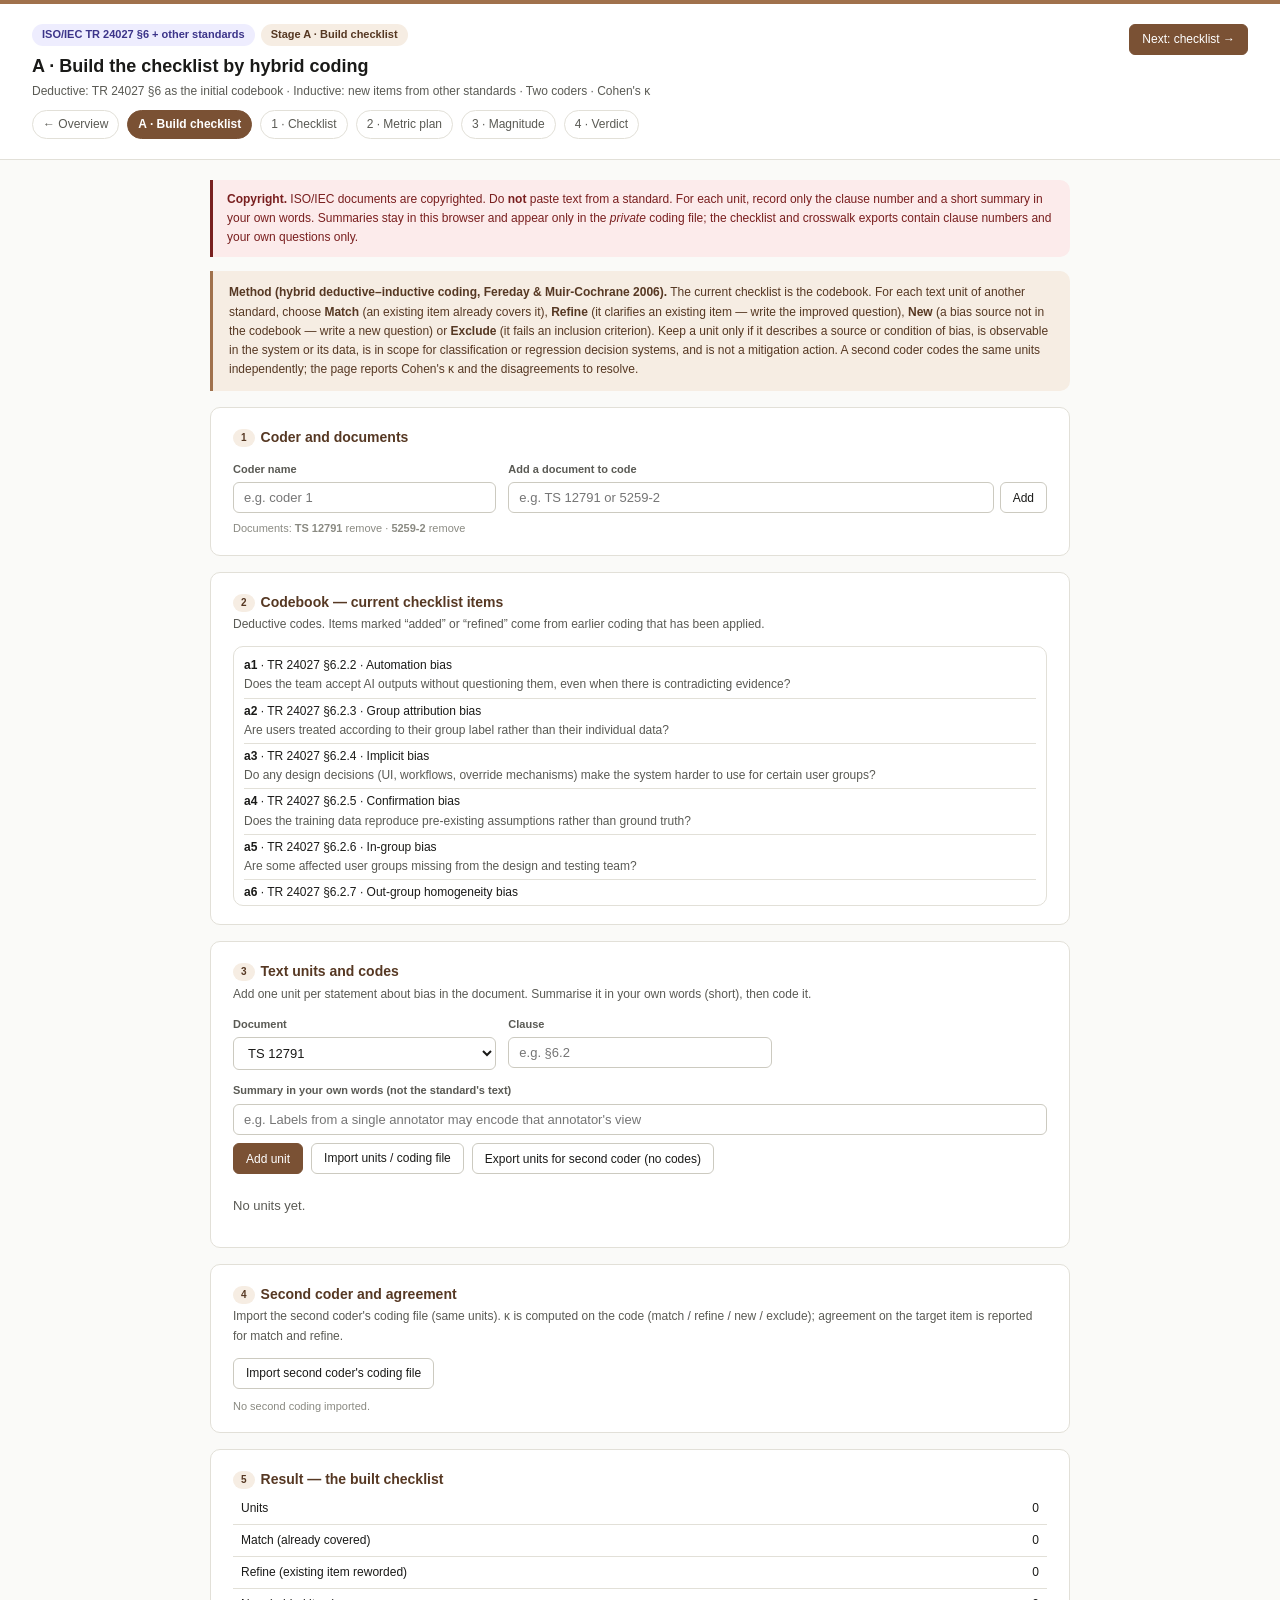
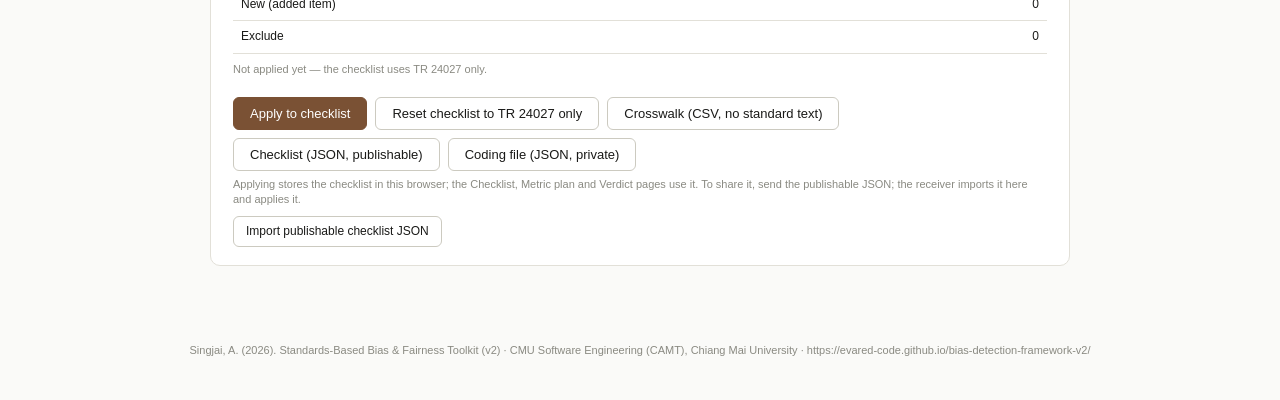
<file: standards.html>
<!DOCTYPE html>
<html lang="en">
<head>
<meta charset="UTF-8">
<meta name="viewport" content="width=device-width, initial-scale=1.0">
<title>Build Checklist — Standards-Based Bias &amp; Fairness Toolkit</title>
<link rel="stylesheet" href="style.css">
<style>
  .unit { border:1px solid var(--border); border-radius:var(--radius); padding:12px 14px; margin-top:10px; background:var(--surface); }
  .unit-head { display:flex; gap:8px; align-items:baseline; flex-wrap:wrap; }
  .unit-ref { font-size:12px; font-weight:600; color:var(--gold-dark); }
  .unit-sum { font-size:13px; margin-top:4px; }
  .unit-del { margin-left:auto; font-size:11px; color:var(--text3); background:none; border:none; cursor:pointer; }
  .code-on-match { background:var(--green-light) !important; color:var(--green) !important; }
  .code-on-refine { background:var(--amber-light) !important; color:var(--amber) !important; }
  .code-on-new { background:var(--gold-light) !important; color:var(--gold-dark) !important; }
  .code-on-exclude { background:var(--surface2) !important; color:var(--text2) !important; }
  .notice { background:var(--red-light); color:var(--red); border-left:3px solid var(--red); border-radius:0 var(--radius) var(--radius) 0; padding:10px 14px; font-size:12px; margin-bottom:14px; }
  .kappa { font-size:28px; font-weight:700; color:var(--gold-deep); }
  .cb-list { max-height:260px; overflow:auto; border:1px solid var(--border); border-radius:var(--radius); padding:6px 10px; font-size:12px; }
  .cb-list div { padding:3px 0; border-bottom:1px solid var(--border); }
  .cb-list div:last-child { border-bottom:none; }
</style>
</head>
<body>

<div class="header">
  <div class="header-top">
    <div>
      <div class="header-badges">
        <span class="badge badge-iso">ISO/IEC TR 24027 §6 + other standards</span>
        <span class="badge badge-proxy">Stage A · Build checklist</span>
      </div>
      <h1>A · Build the checklist by hybrid coding</h1>
      <p>Deductive: TR 24027 §6 as the initial codebook · Inductive: new items from other standards · Two coders · Cohen's κ</p>
    </div>
    <div class="header-actions">
      <a class="btn btn-sm btn-primary" href="checklist.html" style="text-decoration:none">Next: checklist →</a>
    </div>
  </div>
  <div class="nav">
    <a href="index.html">← Overview</a>
    <a href="standards.html" class="current">A · Build checklist</a>
    <a href="checklist.html">1 · Checklist</a>
    <a href="metric-plan.html">2 · Metric plan</a>
    <a href="magnitude.html">3 · Magnitude</a>
    <a href="verdict.html">4 · Verdict</a>
  </div>
</div>

<div class="main">

  <div class="notice">
    <strong>Copyright.</strong> ISO/IEC documents are copyrighted. Do <strong>not</strong> paste text from a standard. For each unit, record only the clause number and a short summary in your own words. Summaries stay in this browser and appear only in the <em>private</em> coding file; the checklist and crosswalk exports contain clause numbers and your own questions only.
  </div>

  <div class="howto">
    <strong>Method (hybrid deductive–inductive coding, Fereday &amp; Muir-Cochrane 2006).</strong>
    The current checklist is the codebook. For each text unit of another standard, choose
    <strong>Match</strong> (an existing item already covers it), <strong>Refine</strong> (it clarifies an existing item — write the improved question),
    <strong>New</strong> (a bias source not in the codebook — write a new question) or <strong>Exclude</strong> (it fails an inclusion criterion).
    Keep a unit only if it describes a source or condition of bias, is observable in the system or its data, is in scope for classification or regression decision systems, and is not a mitigation action.
    A second coder codes the same units independently; the page reports Cohen's κ and the disagreements to resolve.
  </div>

  <!-- CODER + DOCUMENTS -->
  <div class="panel">
    <h2><span class="stage">1</span>Coder and documents</h2>
    <div class="form-grid">
      <div class="form-field"><label>Coder name</label><input type="text" id="coder" placeholder="e.g. coder 1" onchange="setCoder(this.value)"></div>
      <div class="form-field" style="grid-column: span 2"><label>Add a document to code</label>
        <div style="display:flex;gap:6px"><input type="text" id="new-doc" placeholder="e.g. TS 12791 or 5259-2" style="flex:1">
        <button type="button" class="btn btn-sm" onclick="addDoc()">Add</button></div></div>
    </div>
    <div id="docs" class="hint" style="margin-top:8px"></div>
  </div>

  <!-- CODEBOOK -->
  <div class="panel">
    <h2><span class="stage">2</span>Codebook — current checklist items</h2>
    <div class="lead">Deductive codes. Items marked “added” or “refined” come from earlier coding that has been applied.</div>
    <div class="cb-list" id="codebook"></div>
  </div>

  <!-- UNITS -->
  <div class="panel">
    <h2><span class="stage">3</span>Text units and codes</h2>
    <div class="lead">Add one unit per statement about bias in the document. Summarise it in your own words (short), then code it.</div>
    <div class="form-grid">
      <div class="form-field"><label>Document</label><select id="u-doc"></select></div>
      <div class="form-field"><label>Clause</label><input type="text" id="u-clause" placeholder="e.g. §6.2"></div>
      <div class="form-field" style="grid-column: span 3"><label>Summary in your own words (not the standard's text)</label>
        <input type="text" id="u-sum" maxlength="240" placeholder="e.g. Labels from a single annotator may encode that annotator's view"></div>
    </div>
    <div style="margin-top:8px;display:flex;gap:8px;flex-wrap:wrap">
      <button type="button" class="btn btn-sm btn-primary" onclick="addUnit()">Add unit</button>
      <label class="btn btn-sm" style="cursor:pointer">Import units / coding file
        <input type="file" accept=".json,application/json" style="display:none" onchange="readJSONFile(this, importCoding)"></label>
      <button type="button" class="btn btn-sm" onclick="exportUnitsForCoder2()">Export units for second coder (no codes)</button>
    </div>
    <div id="units"></div>
  </div>

  <!-- AGREEMENT -->
  <div class="panel">
    <h2><span class="stage">4</span>Second coder and agreement</h2>
    <div class="lead">Import the second coder's coding file (same units). κ is computed on the code (match / refine / new / exclude); agreement on the target item is reported for match and refine.</div>
    <label class="btn btn-sm" style="cursor:pointer">Import second coder's coding file
      <input type="file" accept=".json,application/json" style="display:none" onchange="readJSONFile(this, importSecond)"></label>
    <div id="agreement" style="margin-top:10px"></div>
  </div>

  <!-- RESULT -->
  <div class="panel">
    <h2><span class="stage">5</span>Result — the built checklist</h2>
    <div id="result"></div>
    <div class="modal-actions">
      <button class="btn btn-primary" onclick="applyToChecklist()">Apply to checklist</button>
      <button class="btn" onclick="resetChecklist()">Reset checklist to TR 24027 only</button>
      <button class="btn" onclick="exportCrosswalk()">Crosswalk (CSV, no standard text)</button>
      <button class="btn" onclick="exportBuilt()">Checklist (JSON, publishable)</button>
      <button class="btn" onclick="exportCoding()">Coding file (JSON, private)</button>
    </div>
    <div class="hint" style="margin-top:6px">Applying stores the checklist in this browser; the Checklist, Metric plan and Verdict pages use it. To share it, send the publishable JSON; the receiver imports it here and applies it.</div>
    <label class="btn btn-sm" style="cursor:pointer;margin-top:8px">Import publishable checklist JSON
      <input type="file" accept=".json,application/json" style="display:none" onchange="readJSONFile(this, importBuilt)"></label>
  </div>

</div>

<div class="site-foot" style="padding:0 20px 40px">Singjai, A. (2026). Standards-Based Bias &amp; Fairness Toolkit (v2) · CMU Software Engineering (CAMT), Chiang Mai University · https://evared-code.github.io/bias-detection-framework-v2/</div>

<script src="bias-data.js"></script>
<script>
// ─── STATE ──────────────────────────────────────────────────────────
// unit: { id, doc, clause, summary, code, target, q, cat, name, reason, note }
let coding = { coder:'', documents:['TS 12791', '5259-2'], units:[], second:null };
const CODES = { match:'Match', refine:'Refine', new:'New', exclude:'Exclude' };
const EXCL = { mitigation:'Mitigation action, not a source of bias', not_observable:'Not observable in the system or data', out_of_scope:'Out of scope (not classification / regression decisions)', general_quality:'General data quality, not group-related', other:'Other (explain)' };
const CAT = { a:'Human cognitive / process', b:'Data', c:'Engineering decision' };
function load() { const c = lsGet(CODING_KEY); if (c) coding = Object.assign(coding, c); }
function save() { lsSet(CODING_KEY, coding); }
const baseItems = () => [...BASE_ITEMS.a, ...BASE_ITEMS.b, ...BASE_ITEMS.c];
const uid = () => 'u' + Date.now().toString(36) + Math.random().toString(36).slice(2, 6);

// ─── RENDER ─────────────────────────────────────────────────────────
function renderDocs() {
  document.getElementById('coder').value = coding.coder || '';
  document.getElementById('docs').innerHTML = 'Documents: ' + (coding.documents.length ? coding.documents.map(d => `<strong>${esc(d)}</strong> <button type="button" class="unit-del" onclick="removeDoc('${esc(d)}')">remove</button>`).join(' · ') : 'none');
  document.getElementById('u-doc').innerHTML = coding.documents.map(d => `<option>${esc(d)}</option>`).join('');
}
function renderCodebook() {
  const all = ALL_ITEMS();
  document.getElementById('codebook').innerHTML = all.map(i => `<div><strong>${esc(i.id)}</strong> · ${esc(SRC(i))} · ${esc(BIAS_NAME(i))}${i.added ? ' <span class="st st-low">ADDED</span>' : ''}${i.also && i.also.length ? ' <span class="st st-low">+ ' + esc(i.also.join(', ')) + '</span>' : ''}<br><span style="color:var(--text2)">${esc(i.q)}</span></div>`).join('');
}
function targetOptions(sel) {
  return `<option value="">— item —</option>` + ALL_ITEMS().map(i => `<option value="${i.id}" ${sel===i.id?'selected':''}>${i.id} · ${esc(BIAS_NAME(i))}</option>`).join('');
}
function unitHtml(u) {
  const seg = Object.entries(CODES).map(([k,l]) => `<button type="button" class="${u.code===k?'code-on-'+k:''}" onclick="setU('${u.id}','code','${k}')">${l}</button>`).join('');
  let h = `<div class="unit" id="unit-${u.id}"><div class="unit-head"><span class="unit-ref">${esc(u.doc)} ${esc(u.clause)}</span><button type="button" class="unit-del" onclick="delUnit('${u.id}')">delete</button></div>
    <div class="unit-sum">${esc(u.summary)}</div>
    <div class="ctrl-row"><span class="ctrl-lbl">Code</span><div class="seg">${seg}</div></div>`;
  if (u.code === 'match' || u.code === 'refine')
    h += `<div class="ctrl-row"><span class="ctrl-lbl">${u.code === 'match' ? 'Matches item' : 'Refines item'}</span><select class="mini-select" onchange="setU('${u.id}','target',this.value)">${targetOptions(u.target)}</select></div>`;
  if (u.code === 'refine') {
    const t = u.target && ALL_ITEMS().find(i => i.id === u.target);
    h += `<div style="margin-top:6px"><span class="ctrl-lbl">Improved question (your words)</span>
      <textarea class="mini-textarea" placeholder="${t ? esc(t.q) : 'Select an item first'}" onchange="setU('${u.id}','q',this.value)">${esc(u.q || '')}</textarea></div>`;
  }
  if (u.code === 'new')
    h += `<div class="ctrl-row"><span class="ctrl-lbl">Category</span><select class="mini-select" onchange="setU('${u.id}','cat',this.value)"><option value="">— select —</option>${Object.entries(CAT).map(([k,l]) => `<option value="${k}" ${u.cat===k?'selected':''}>${l}</option>`).join('')}</select></div>
      <div class="ctrl-row"><span class="ctrl-lbl">Bias name</span><input class="mini-input" style="min-width:220px" value="${esc(u.name || '')}" placeholder="e.g. Annotator bias" onchange="setU('${u.id}','name',this.value)"></div>
      <div style="margin-top:6px"><span class="ctrl-lbl">Presence question (your words)</span>
      <textarea class="mini-textarea" placeholder="Is …? — phrase it as a question about whether the bias is present" onchange="setU('${u.id}','q',this.value)">${esc(u.q || '')}</textarea></div>`;
  if (u.code === 'exclude')
    h += `<div class="ctrl-row"><span class="ctrl-lbl">Reason</span><select class="mini-select" onchange="setU('${u.id}','reason',this.value)"><option value="">— select —</option>${Object.entries(EXCL).map(([k,l]) => `<option value="${k}" ${u.reason===k?'selected':''}>${l}</option>`).join('')}</select></div>`;
  return h + `</div>`;
}
function renderUnits() {
  document.getElementById('units').innerHTML = coding.units.length ? coding.units.map(unitHtml).join('') : `<div class="empty" style="margin-top:10px">No units yet.</div>`;
}
function incomplete(u) {
  if (!u.code) return 'not coded';
  if ((u.code === 'match' || u.code === 'refine') && !u.target) return 'no target item';
  if (u.code === 'refine' && !(u.q || '').trim()) return 'no improved question';
  if (u.code === 'new' && (!u.cat || !(u.q || '').trim() || !(u.name || '').trim())) return 'category, name or question missing';
  if (u.code === 'exclude' && !u.reason) return 'no reason';
  return '';
}
function counts() { const c = { match:0, refine:0, new:0, exclude:0, uncoded:0 }; coding.units.forEach(u => u.code ? c[u.code]++ : c.uncoded++); return c; }
function renderResult() {
  const c = counts(), open = coding.units.filter(incomplete);
  let h = `<table class="status-table"><tbody>
    <tr><td>Units</td><td class="num">${coding.units.length}</td></tr>
    <tr><td>Match (already covered)</td><td class="num">${c.match}</td></tr>
    <tr><td>Refine (existing item reworded)</td><td class="num">${c.refine}</td></tr>
    <tr><td>New (added item)</td><td class="num">${c.new}</td></tr>
    <tr><td>Exclude</td><td class="num">${c.exclude}</td></tr></tbody></table>`;
  if (open.length) h += `<div class="verdict-box v-amber" style="margin-top:10px">${open.length} unit(s) incomplete: ${open.map(u => `${esc(u.doc)} ${esc(u.clause)} (${incomplete(u)})`).join('; ')}</div>`;
  const b = buildChecklist();
  if (b.items.length) h += `<div style="margin-top:10px;font-size:12px;font-weight:600">Changes to the checklist</div><div class="report-items">` +
    b.items.map(i => `<div class="report-item-row"><span class="item-status ${i.refines?'s-unk':'s-done'}">${i.refines ? (i.kind === 'refine' ? 'REFINE' : 'MATCH') : 'NEW'}</span><div><strong>${esc(i.refines || i.id)}</strong> ${i.refines ? '+ ' + esc(i.also.join(', ')) : '· ' + esc(i.doc + ' ' + i.clause) + ' · ' + esc(i.sub.split(' — ')[0])}${i.q ? '<br>' + esc(i.q) : ' — source added, question unchanged'}</div></div>`).join('') + `</div>`;
  const applied = lsGet(BUILT_KEY);
  h += `<div class="hint" style="margin-top:8px">${applied ? `Applied to the checklist on ${esc(new Date(applied.generated).toLocaleString())}.` : 'Not applied yet — the checklist uses TR 24027 only.'}</div>`;
  document.getElementById('result').innerHTML = h;
}
function renderAgreement() {
  const el = document.getElementById('agreement');
  if (!coding.second) { el.innerHTML = '<div class="hint">No second coding imported.</div>'; return; }
  const other = Object.fromEntries(coding.second.units.map(u => [u.id, u]));
  const pairs = coding.units.filter(u => u.code && other[u.id] && other[u.id].code).map(u => [u, other[u.id]]);
  if (!pairs.length) { el.innerHTML = '<div class="hint">No units coded by both coders (units must come from the same exported unit file).</div>'; return; }
  const n = pairs.length, keys = Object.keys(CODES);
  const po = pairs.filter(([a,b]) => a.code === b.code).length / n;
  const pe = keys.reduce((s, k) => s + (pairs.filter(([a]) => a.code === k).length / n) * (pairs.filter(([,b]) => b.code === k).length / n), 0);
  const kappa = pe === 1 ? 1 : (po - pe) / (1 - pe);
  const tgt = pairs.filter(([a,b]) => a.code === b.code && (a.code === 'match' || a.code === 'refine'));
  const tAgree = tgt.filter(([a,b]) => a.target === b.target).length;
  const dis = pairs.filter(([a,b]) => a.code !== b.code || ((a.code === 'match' || a.code === 'refine') && a.target !== b.target));
  coding.kappa = { n, po, pe, kappa, coder2: coding.second.coder || 'coder 2' }; save();
  el.innerHTML = `<div style="display:flex;gap:24px;align-items:flex-end;flex-wrap:wrap">
      <div><div class="kappa">κ = ${kappa.toFixed(2)}</div><div class="hint">Cohen's κ on the code · ${n} units · observed agreement ${(po*100).toFixed(0)}%</div></div>
      <div class="hint">Same target item (match / refine): ${tgt.length ? `${tAgree}/${tgt.length}` : '—'}<br>Second coder: ${esc(coding.second.coder || '—')}</div></div>
    ${dis.length ? `<div style="margin-top:10px;font-size:12px;font-weight:600">Disagreements to resolve (${dis.length})</div><table class="gtable"><thead><tr><th style="text-align:left">Unit</th><th style="text-align:left">You</th><th style="text-align:left">Second coder</th><th></th></tr></thead><tbody>` +
      dis.map(([a,b]) => `<tr><td style="text-align:left">${esc(a.doc)} ${esc(a.clause)} — ${esc(a.summary)}</td><td style="text-align:left">${CODES[a.code]}${a.target ? ' ' + a.target : ''}</td><td style="text-align:left">${CODES[b.code]}${b.target ? ' ' + b.target : ''}</td><td><button type="button" class="btn btn-sm" onclick="useSecond('${a.id}')">Use second</button></td></tr>`).join('') + `</tbody></table>` : '<div class="verdict-box v-green" style="margin-top:10px">No disagreements.</div>'}`;
}
function renderAll() { renderDocs(); renderCodebook(); renderUnits(); renderAgreement(); renderResult(); }

// ─── INTERACTIONS ───────────────────────────────────────────────────
function setCoder(v) { coding.coder = v; save(); }
function addDoc() { const v = document.getElementById('new-doc').value.trim(); if (!v) return; if (!coding.documents.includes(v)) coding.documents.push(v); document.getElementById('new-doc').value = ''; save(); renderDocs(); }
function removeDoc(d) { if (coding.units.some(u => u.doc === d)) { alert('Units of this document exist. Delete them first.'); return; } coding.documents = coding.documents.filter(x => x !== d); save(); renderDocs(); }
function addUnit() {
  const doc = document.getElementById('u-doc').value, clause = document.getElementById('u-clause').value.trim(), summary = document.getElementById('u-sum').value.trim();
  if (!doc || !clause || !summary) { alert('Document, clause and summary are needed.'); return; }
  if (summary.length > 200 && !confirm('This summary is long. Is it in your own words, not copied from the standard?')) return;
  coding.units.push({ id:uid(), doc, clause, summary, code:'' });
  document.getElementById('u-clause').value = ''; document.getElementById('u-sum').value = '';
  save(); renderUnits(); renderResult();
}
function delUnit(id) { if (!confirm('Delete this unit?')) return; coding.units = coding.units.filter(u => u.id !== id); save(); renderUnits(); renderAgreement(); renderResult(); }
function setU(id, k, v) {
  const u = coding.units.find(x => x.id === id); if (!u) return;
  u[k] = (k === 'code' && u.code === v) ? '' : v;
  save();
  const w = document.createElement('div'); w.innerHTML = unitHtml(u).trim();
  document.getElementById('unit-' + id).replaceWith(w.firstElementChild);
  renderAgreement(); renderResult();
}
function useSecond(id) {
  const u = coding.units.find(x => x.id === id), b = coding.second.units.find(x => x.id === id);
  ['code','target','q','cat','name','reason'].forEach(k => u[k] = b[k]);
  save(); renderAll();
}

// ─── BUILD ──────────────────────────────────────────────────────────
function buildChecklist() {
  const items = [], next = { a: BASE_ITEMS.a.length, b: BASE_ITEMS.b.length, c: BASE_ITEMS.c.length };
  const refined = {};
  coding.units.filter(u => !incomplete(u)).forEach(u => {
    if (u.code === 'refine') {
      const r = refined[u.target] = refined[u.target] || { refines:u.target, kind:'match', q:'', also:[] };
      r.kind = 'refine'; r.q = u.q.trim(); r.also.push(`${u.doc} ${u.clause}`);
    } else if (u.code === 'match') {
      const r = refined[u.target] = refined[u.target] || { refines:u.target, kind:'match', q:'', also:[] };
      r.also.push(`${u.doc} ${u.clause}`);
    } else if (u.code === 'new') {
      next[u.cat]++;
      items.push({ id: u.cat + next[u.cat], doc: u.doc, clause: u.clause, q: u.q.trim(), sub: `${u.name.trim()} — added from ${u.doc} ${u.clause} by hybrid coding.` });
    }
  });
  Object.values(refined).forEach(r => { r.also = [...new Set(r.also)]; items.push(r); });
  return { source:'iso24027-built-checklist', version:1, generated:new Date().toISOString(), documents:[...new Set(coding.units.map(u => u.doc))], coder:coding.coder || null, kappa:coding.kappa || null, items };
}
function applyToChecklist() {
  const open = coding.units.filter(incomplete).length;
  if (open && !confirm(`${open} unit(s) are incomplete and will be ignored. Apply anyway?`)) return;
  lsSet(BUILT_KEY, buildChecklist());
  location.reload();
}
function resetChecklist() { if (!confirm('Remove the built checklist from this browser? Your coding stays.')) return; localStorage.removeItem(BUILT_KEY); location.reload(); }

// ─── IMPORT / EXPORT ────────────────────────────────────────────────
function stamp() { return new Date().toISOString().slice(0,10); }
function exportCoding() { downloadFile('coding_private_' + (coding.coder || 'coder').replace(/\W+/g,'_') + '_' + stamp() + '.json', JSON.stringify({ source:'iso24027-coding', version:1, private:true, exported:new Date().toISOString(), coder:coding.coder, documents:coding.documents, units:coding.units }, null, 2), 'application/json'); }
function exportUnitsForCoder2() {
  if (!coding.units.length) { alert('No units to export.'); return; }
  downloadFile('units_for_second_coder_' + stamp() + '.json', JSON.stringify({ source:'iso24027-coding', version:1, private:true, exported:new Date().toISOString(), coder:'', documents:coding.documents, units:coding.units.map(u => ({ id:u.id, doc:u.doc, clause:u.clause, summary:u.summary, code:'' })) }, null, 2), 'application/json');
}
function importCoding(d) {
  if (d.source !== 'iso24027-coding') { alert('Not a coding file.'); return; }
  if (coding.units.length && !confirm('Replace your units and codes with this file?')) return;
  coding.documents = d.documents || coding.documents; coding.units = d.units || []; if (d.coder) coding.coder = d.coder;
  save(); renderAll();
}
function importSecond(d) {
  if (d.source !== 'iso24027-coding') { alert('Not a coding file.'); return; }
  coding.second = { coder:d.coder, units:d.units || [] }; save(); renderAgreement();
}
function importBuilt(d) {
  if (d.source !== 'iso24027-built-checklist') { alert('Not a built checklist file.'); return; }
  lsSet(BUILT_KEY, d); location.reload();
}
function exportBuilt() { downloadFile('checklist_built_' + stamp() + '.json', JSON.stringify(buildChecklist(), null, 2), 'application/json'); }
function exportCrosswalk() {
  const lines = [TOOL_NAME + ' — crosswalk (clause references only; no standard text)',
    'Coder,' + csvCell(coding.coder), coding.kappa ? `Cohen's kappa,${coding.kappa.kappa.toFixed(3)},units,${coding.kappa.n},second coder,${csvCell(coding.kappa.coder2)}` : 'Cohen\'s kappa,not computed', '',
    'Document,Clause,Code,Target item,Target source,Category,Bias name,Question (own words),Exclusion reason'];
  coding.units.forEach(u => {
    const t = u.target && ALL_ITEMS().find(i => i.id === u.target);
    lines.push([csvCell(u.doc), csvCell(u.clause), u.code ? CODES[u.code] : 'not coded', u.target || '', t ? csvCell(SRC(t)) : '',
      u.code === 'new' ? CAT[u.cat] || '' : '', csvCell(u.code === 'new' ? u.name : ''), csvCell(u.code === 'new' || u.code === 'refine' ? u.q : ''),
      u.code === 'exclude' ? csvCell(EXCL[u.reason] || '') : ''].join(','));
  });
  const c = counts(); lines.push('', `Match,${c.match}`, `Refine,${c.refine}`, `New,${c.new}`, `Exclude,${c.exclude}`);
  downloadFile('crosswalk_' + stamp() + '.csv', '﻿' + lines.join('\n'), 'text/csv');
}

// ─── INIT ───────────────────────────────────────────────────────────
load(); renderAll();
</script>
</body>
</html>
</file>
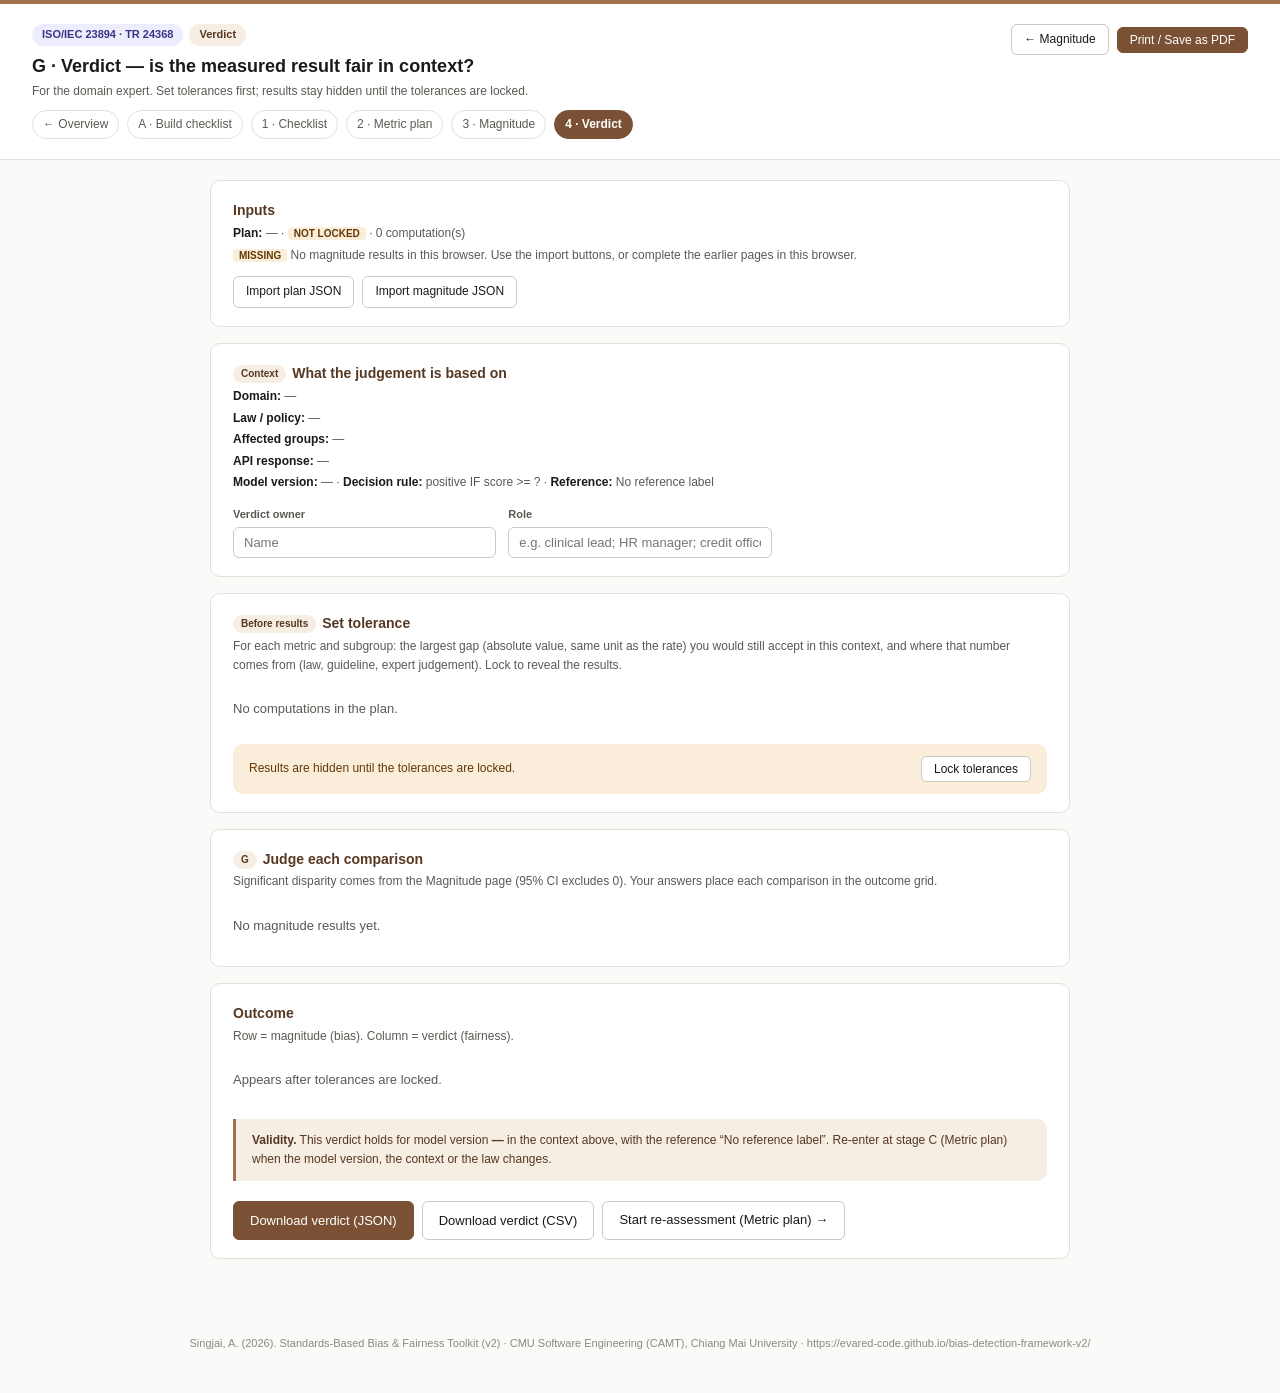
<file: verdict.html>
<!DOCTYPE html>
<html lang="en">
<head>
<meta charset="UTF-8">
<meta name="viewport" content="width=device-width, initial-scale=1.0">
<title>Verdict — Standards-Based Bias &amp; Fairness Toolkit</title>
<link rel="stylesheet" href="style.css">
<style>
  .kv { font-size: 12px; color: var(--text2); line-height: 1.8; }
  .kv strong { color: var(--text); }
  .st { font-size: 10px; font-weight: 600; padding: 1px 6px; border-radius: 4px; white-space: nowrap; }
  .st-sig { background: var(--red-light); color: var(--red); }
  .st-ns { background: var(--green-light); color: var(--green); }
  .st-ind { background: var(--surface2); color: var(--text2); border: 1px dashed var(--border2); }
  .st-low { background: var(--amber-light); color: var(--amber); }
  .st-info { background: var(--blue-light); color: var(--blue); }
  .tol-table { width: 100%; border-collapse: collapse; font-size: 12px; }
  .tol-table th, .tol-table td { padding: 6px 8px; border-bottom: 1px solid var(--border); text-align: left; vertical-align: top; }
  .tol-table th { font-size: 11px; color: var(--text2); font-weight: 600; }
  .tol-table input[type=number] { width: 80px; }
  .tol-table input[type=text] { width: 100%; }
  .vcard { border: 1px solid var(--border); border-radius: var(--radius-sm); padding: 12px 14px; margin-bottom: 10px; }
  .vcard-head { display: flex; justify-content: space-between; gap: 10px; flex-wrap: wrap; }
  .vcard-title { font-size: 13px; font-weight: 600; }
  .vnums { font-size: 12px; color: var(--text2); margin-top: 4px; font-variant-numeric: tabular-nums; }
  .outcome { font-size: 11px; font-weight: 700; padding: 2px 8px; border-radius: 20px; white-space: nowrap; }
  .o-justified, .o-none { background: var(--green-light); color: var(--green); }
  .o-unwanted, .o-hidden { background: var(--red-light); color: var(--red); }
  .o-indeterminate { background: var(--surface2); color: var(--text2); border: 1px dashed var(--border2); }
  .o-pending { background: var(--amber-light); color: var(--amber); }
  .checks label { display: flex; gap: 6px; align-items: flex-start; font-size: 12px; margin-top: 4px; }
  .grid2 { display: grid; grid-template-columns: 110px 1fr 1fr; gap: 8px; margin-top: 8px; }
  .gh { font-size: 12px; font-weight: 700; text-align: center; align-self: end; }
  .gr { font-size: 12px; font-weight: 700; align-self: center; }
  .gr span { display: block; font-weight: 400; color: var(--text3); font-size: 11px; }
  .gcell { border-radius: var(--radius-sm); padding: 10px 12px; min-height: 90px; font-size: 12px; }
  .gcell h4 { font-size: 12px; margin-bottom: 4px; }
  .gcell ul { margin: 0; padding-left: 16px; }
  .g-fair { background: var(--green-light); color: var(--green); }
  .g-unfair { background: var(--red-light); color: var(--red); }
  .g-ind { border: 1.5px dashed var(--border2); color: var(--text2); grid-column: 2 / span 2; min-height: 0; }
  @media (max-width: 600px) { .grid2 { grid-template-columns: 1fr; } .gh, .gr { text-align: left; } .g-ind { grid-column: auto; } }
</style>
</head>
<body>

<div class="header">
  <div class="header-top">
    <div>
      <div class="header-badges">
        <span class="badge badge-iso">ISO/IEC 23894 · TR 24368</span>
        <span class="badge badge-proxy">Verdict</span>
      </div>
      <h1>G · Verdict — is the measured result fair in context?</h1>
      <p>For the domain expert. Set tolerances first; results stay hidden until the tolerances are locked.</p>
    </div>
    <div class="header-actions">
      <a class="btn btn-sm" href="magnitude.html" style="text-decoration:none">← Magnitude</a>
      <button class="btn btn-sm btn-primary" onclick="window.print()">Print / Save as PDF</button>
    </div>
  </div>
  <div class="nav">
    <a href="index.html">← Overview</a>
    <a href="standards.html">A · Build checklist</a>
    <a href="checklist.html">1 · Checklist</a>
    <a href="metric-plan.html">2 · Metric plan</a>
    <a href="magnitude.html">3 · Magnitude</a>
    <a href="verdict.html" class="current">4 · Verdict</a>
  </div>
</div>

<div class="main">

  <div class="panel">
    <h2>Inputs</h2>
    <div id="inputs" class="kv"></div>
    <div style="margin-top:10px;display:flex;gap:8px;flex-wrap:wrap">
      <label class="btn btn-sm" style="cursor:pointer">Import plan JSON
        <input type="file" accept=".json,application/json" style="display:none" onchange="readJSONFile(this, d => importAs(d,'iso24027-metric-plan',PLAN_KEY))"></label>
      <label class="btn btn-sm" style="cursor:pointer">Import magnitude JSON
        <input type="file" accept=".json,application/json" style="display:none" onchange="readJSONFile(this, d => importAs(d,'iso24027-magnitude',MAG_KEY))"></label>
    </div>
  </div>

  <div class="panel">
    <h2><span class="stage">Context</span>What the judgement is based on</h2>
    <div id="context" class="kv"></div>
    <div class="form-grid">
      <div class="form-field"><label>Verdict owner</label><input type="text" id="owner" placeholder="Name" oninput="setV('owner', this.value)"></div>
      <div class="form-field"><label>Role</label><input type="text" id="role" placeholder="e.g. clinical lead; HR manager; credit officer" oninput="setV('role', this.value)"></div>
    </div>
  </div>

  <div class="panel">
    <h2><span class="stage">Before results</span>Set tolerance</h2>
    <div class="lead">For each metric and subgroup: the largest gap (absolute value, same unit as the rate) you would still accept in this context, and where that number comes from (law, guideline, expert judgement). Lock to reveal the results.</div>
    <fieldset id="tol-fs"><div id="tolerances"></div></fieldset>
    <div class="lockbar unlocked" id="tol-bar" style="margin-top:12px;margin-bottom:0">
      <span id="tol-text"></span><span style="flex:1"></span>
      <button class="btn btn-sm" id="tol-btn" onclick="toggleTolLock()">Lock tolerances</button>
    </div>
  </div>

  <div class="panel">
    <h2><span class="stage">G</span>Judge each comparison</h2>
    <div class="lead">Significant disparity comes from the Magnitude page (95% CI excludes 0). Your answers place each comparison in the outcome grid.</div>
    <div id="judge"></div>
  </div>

  <div class="panel">
    <h2>Outcome</h2>
    <div class="lead">Row = magnitude (bias). Column = verdict (fairness).</div>
    <div id="outcome"></div>
    <div id="other-findings" style="margin-top:16px"></div>
    <div class="howto" style="margin-top:16px;margin-bottom:0" id="validity"></div>
    <div class="modal-actions">
      <button class="btn btn-primary" onclick="exportJSON()">Download verdict (JSON)</button>
      <button class="btn" onclick="exportCSV()">Download verdict (CSV)</button>
      <a class="btn" href="metric-plan.html" style="text-decoration:none">Start re-assessment (Metric plan) →</a>
    </div>
  </div>

</div>

<div class="site-foot" style="padding:0 20px 40px">Singjai, A. (2026). Standards-Based Bias &amp; Fairness Toolkit (v2) · CMU Software Engineering (CAMT), Chiang Mai University · https://evared-code.github.io/bias-detection-framework-v2/</div>

<script src="bias-data.js"></script>
<script>
let plan = lsGet(PLAN_KEY), mag = lsGet(MAG_KEY), checklist = lsGet(CHECKLIST_KEY) || { status:{}, notes:{}, unkReason:{} };
let V = Object.assign({ owner:'', role:'', tol:{}, tolLocked:false, tolLockedAt:null, dec:{}, log:[] }, lsGet(VERDICT_KEY) || {});
const save = () => lsSet(VERDICT_KEY, V);
const setV = (k, v) => { V[k] = v; save(); if (typeof renderOutcome === 'function') renderOutcome(); };
const tkey = (sub, m) => sub + '|' + m;
const ckey = (sub, m, g) => sub + '|' + m + '|' + g;
const f3 = v => v === null || v === undefined ? '—' : (Math.round(v * 1000) / 1000).toFixed(3);
const sg = v => v === null || v === undefined ? '—' : (v > 0 ? '+' : '') + f3(v);

function importAs(d, src, key) {
  if (d.source !== src) { alert('This file is not a ' + src + ' export.'); return; }
  lsSet(key, d); if (key === PLAN_KEY) plan = d; else mag = d; renderAll();
}

// ─── INPUTS + CONTEXT ───────────────────────────────────────────────
function renderInputs() {
  const el = document.getElementById('inputs'), w = [];
  if (!plan) w.push('No metric plan in this browser.');
  if (!mag) w.push('No magnitude results in this browser.');
  let h = '';
  if (plan) h += `<strong>Plan:</strong> ${esc(plan.system || '—')} · ${plan.locked ? `<span class="st st-ns">LOCKED</span> ${esc(new Date(plan.lockedAt).toLocaleString())}` : `<span class="st st-low">NOT LOCKED</span>`} · ${plan.compute.length} computation(s)<br>`;
  if (mag) {
    h += `<strong>Magnitude:</strong> computed ${esc(new Date(mag.generated).toLocaleString())} from ${esc(mag.data ? mag.data.file : '—')} (${mag.data ? mag.data.rows : 0} rows)<br>`;
    if (plan && mag.plan && mag.plan.lockedAt !== plan.lockedAt) h += `<span class="st st-sig">MISMATCH</span> The results were computed from a different version of the plan. Re-run the Magnitude page.<br>`;
    if (mag.plan && !mag.plan.locked) h += `<span class="st st-low">NOTE</span> The results were computed from an unlocked plan.<br>`;
  }
  if (w.length) h += `<span class="st st-low">MISSING</span> ${w.join(' ')} Use the import buttons, or complete the earlier pages in this browser.`;
  el.innerHTML = h;
  const c = (plan && plan.context) || {};
  document.getElementById('context').innerHTML = `
    <strong>Domain:</strong> ${esc(c.domain || '—')}<br>
    <strong>Law / policy:</strong> ${esc(c.law || '—')}<br>
    <strong>Affected groups:</strong> ${esc(c.stakes || '—')}<br>
    <strong>API response:</strong> ${esc({score:'raw score',flag:'flag only',other:'other'}[c.apiResponse] || '—')}<br>
    <strong>Model version:</strong> ${esc(c.modelVersion || '—')} · <strong>Decision rule:</strong> ${esc(plan ? plan.decisionRule : '—')} · <strong>Reference:</strong> ${esc(plan ? plan.referenceDescription : '—')}`;
  document.getElementById('owner').value = V.owner;
  document.getElementById('role').value = V.role;
}

// ─── TOLERANCES ─────────────────────────────────────────────────────
function renderTol() {
  const el = document.getElementById('tolerances');
  if (!plan || !plan.compute.length) { el.innerHTML = `<div class="empty">No computations in the plan.</div>`; }
  else el.innerHTML = `<table class="tol-table"><thead><tr><th>Metric</th><th>Subgroup</th><th>Measures</th><th>Max |gap|</th><th>Source / justification</th></tr></thead><tbody>` +
    plan.compute.map(c => {
      const t = V.tol[tkey(c.subgroup, c.metric)] || {};
      return `<tr><td>${esc(c.clause)} ${esc(c.name)}<br><span style="color:var(--text3);font-size:11px">from ${c.from.join(', ')}</span></td>
        <td>${esc(c.subgroup || '—')}</td><td style="font-size:11px;color:var(--text2)">${esc(METRICS[c.metric].measures)}</td>
        <td><input class="mini-input" type="number" step="0.01" min="0" style="min-width:0" value="${t.value ?? ''}" onchange="setTol('${esc(c.subgroup)}','${c.metric}','value',this.value)"></td>
        <td><input class="mini-input" type="text" style="min-width:0" value="${esc(t.source || '')}" placeholder="e.g. risk criteria (cf. ISO/IEC 23894); expert panel: a gap above 0.10 in missed positives is unacceptable" onchange="setTol('${esc(c.subgroup)}','${c.metric}','source',this.value)"></td></tr>`;
    }).join('') + `</tbody></table>
    <div class="hint">Different metrics may deserve different tolerances: missing true positives (TPR) can be more harmful than false alarms (FPR), or the reverse.</div>`;
  document.getElementById('tol-fs').disabled = V.tolLocked;
  const bar = document.getElementById('tol-bar');
  bar.className = 'lockbar ' + (V.tolLocked ? 'locked' : 'unlocked');
  document.getElementById('tol-btn').textContent = V.tolLocked ? 'Unlock tolerances' : 'Lock tolerances';
  document.getElementById('tol-text').textContent = V.tolLocked
    ? `Tolerances locked on ${new Date(V.tolLockedAt).toLocaleString()}. Results are visible below.`
    : 'Results are hidden until the tolerances are locked.';
}
function setTol(sub, m, k, v) {
  const key = tkey(sub, m); V.tol[key] = V.tol[key] || {};
  V.tol[key][k] = k === 'value' ? (v === '' ? null : Number(v)) : v; save();
}
function toggleTolLock() {
  if (!V.tolLocked) {
    const missing = (plan ? plan.compute : []).filter(c => { const t = V.tol[tkey(c.subgroup, c.metric)]; return !t || t.value === null || t.value === undefined || isNaN(t.value); });
    if (missing.length && !confirm(`${missing.length} computation(s) have no tolerance. Lock anyway? Those comparisons will need a reason without a tolerance.`)) return;
    V.tolLocked = true; V.tolLockedAt = new Date().toISOString(); V.log.push({ action:'tolerances locked', at:V.tolLockedAt });
  } else {
    const reason = prompt('Why are you unlocking the tolerances? Results have been visible, so this is recorded.');
    if (reason === null) return;
    V.tolLocked = false; V.log.push({ action:'tolerances unlocked', at:new Date().toISOString(), reason });
  }
  save(); renderAll();
}

// ─── JUDGE ──────────────────────────────────────────────────────────
function comparisons() {
  if (!mag) return [];
  const out = [];
  mag.results.forEach(r => {
    const t = V.tol[tkey(r.subgroup, r.metric)] || {};
    if (!r.comparisons.length) out.push({ r, c:null, key:ckey(r.subgroup, r.metric, '*'), tol:t });
    else r.comparisons.forEach(c => out.push({ r, c, key:ckey(r.subgroup, r.metric, c.group), tol:t }));
  });
  return out;
}
function outcomeOf(x) {
  const d = V.dec[x.key] || {};
  if (!x.c || x.c.status === 'indeterminate') return 'indeterminate';
  if (x.c.status === 'significant') return d.unwanted === 'yes' ? 'unwanted' : d.unwanted === 'no' ? 'justified' : 'pending';
  return d.hidden === 'yes' ? 'hidden' : d.hidden === 'no' ? 'none' : 'pending';
}
const OUT_LABEL = { unwanted:'Unwanted bias', justified:'Justified disparity', hidden:'Hidden unfairness', none:'No concern found', indeterminate:'Indeterminate', pending:'Not decided' };
const OUT_CLASS = { unwanted:'o-unwanted', justified:'o-justified', hidden:'o-hidden', none:'o-none', indeterminate:'o-indeterminate', pending:'o-pending' };

function cardHtml(x) {
  const { r, c } = x, d = V.dec[x.key] || {};
  const title = c ? `${r.clause} ${r.name} · ${r.subgroup}: ${c.group} vs ${r.referenceGroup}` : `${r.clause} ${r.name} · ${r.subgroup || '—'}`;
  const out = outcomeOf(x);
  let h = `<div class="vcard" id="v-${btoa(unescape(encodeURIComponent(x.key))).replace(/=/g,'')}"><div class="vcard-head">
    <div class="vcard-title">${esc(title)}</div><span class="outcome ${OUT_CLASS[out]}">${OUT_LABEL[out]}</span></div>
    <div class="res-sub" style="font-size:11px;color:var(--text3)">From ${r.from.join(', ')}</div>`;
  if (!c || c.status === 'indeterminate') {
    return h + `<div class="vnums"><span class="st st-ind">INDETERMINATE</span> ${esc((c && c.reason) || r.reason || '')}</div>
      <div class="hint">No magnitude, so no verdict. Report it as a finding: record what data or interface information would be needed to measure it.</div></div>`;
  }
  const tol = x.tol.value;
  const hasTol = tol !== null && tol !== undefined && !isNaN(tol);
  const exceeds = hasTol ? Math.abs(c.gap) > tol : null;
  h += `<div class="vnums">Gap <strong>${sg(c.gap)}</strong> (${esc({rate:'flag rate',tpr:'TPR',fpr:'FPR',err:'error rate'}[c.rate] || c.rate)} ${f3(c.value)} vs ${f3(c.refValue)}) · 95% CI [${sg(c.ci[0])}, ${sg(c.ci[1])}] · n ${c.n} vs ${c.refN}
    ${c.lowN ? ` <span class="st st-low">n below ${plan ? plan.data.minN : 'minimum'}</span>` : ''}<br>
    Significant disparity? ${c.status === 'significant' ? '<span class="st st-sig">YES · BIASED</span>' : '<span class="st st-ns">NO · UNBIASED</span>'}
    · Tolerance ${hasTol ? `±${f3(tol)} → ${exceeds ? '<span class="st st-sig">EXCEEDED</span>' : '<span class="st st-ns">WITHIN</span>'}` : '<span class="st st-low">NOT SET</span>'}</div>`;

  if (c.status === 'significant') {
    h += `<div class="ctrl-row"><span class="ctrl-lbl">Fair in context?</span><div class="seg">
        <button type="button" class="${d.unwanted==='yes'?'on-confirmed':''}" onclick="decide('${x.key}','unwanted','yes')">Unfair — unwanted bias</button>
        <button type="button" class="${d.unwanted==='no'?'on-not_present':''}" onclick="decide('${x.key}','unwanted','no')">Fair — justified disparity</button></div></div>
      <div class="hint">${exceeds === true ? 'The gap exceeds your tolerance. Answering “No” needs a justification, e.g. a real base-rate difference that the metric should not hide.'
        : exceeds === false ? 'The gap is real but within your tolerance. Answering “Yes” needs a context reason, e.g. the affected group is especially vulnerable.'
        : 'No tolerance was set: state the reason for your answer.'}</div>
      <textarea class="mini-textarea" style="margin-top:6px" placeholder="Reason (required)" oninput="note('${x.key}','reason',this.value)">${esc(d.reason || '')}</textarea>`;
  } else {
    const ch = d.checks || {};
    const others = mag.results.filter(o => o.subgroup === r.subgroup && o !== r)
      .map(o => `${o.clause} ${o.name}: ${o.comparisons.length ? o.comparisons.map(k => `${k.group} ${k.status === 'significant' ? 'significant' : k.status === 'indeterminate' ? 'indeterminate' : 'not distinguishable'}`).join(', ') : 'indeterminate'}`);
    h += `<div class="hint">No significant disparity on this metric. Before concluding “no concern”, check for hidden unfairness.${c.lowN ? ' Small n: “not distinguishable” may only mean the sample is too small to see a gap.' : ''}</div>
      <div class="checks">
        <label><input type="checkbox" ${ch.needs?'checked':''} onchange="check('${x.key}','needs',this.checked)"> Different needs considered — would equal treatment be unfair here because groups need different outcomes? (e.g. paediatric dosing; one score threshold for all ages)</label>
        <label><input type="checkbox" ${ch.other?'checked':''} onchange="check('${x.key}','other',this.checked)"> Other metrics for <strong>${esc(r.subgroup)}</strong> reviewed${others.length ? ` — ${esc(others.join(' · '))}` : ' — no other metric computed for this subgroup'}</label>
        <label><input type="checkbox" ${ch.inter?'checked':''} onchange="check('${x.key}','inter',this.checked)"> Intersectional groups considered (e.g. sex × site)</label>
        <label><input type="checkbox" ${ch.proc?'checked':''} onchange="check('${x.key}','proc',this.checked)"> Procedural fairness considered (explanation, override, appeal)</label>
      </div>
      <div class="ctrl-row"><span class="ctrl-lbl">Unfair on other checks?</span><div class="seg">
        <button type="button" class="${d.hidden==='yes'?'on-confirmed':''}" onclick="decide('${x.key}','hidden','yes')">Unfair — hidden unfairness</button>
        <button type="button" class="${d.hidden==='no'?'on-not_present':''}" ${ch.needs && ch.other && ch.inter && ch.proc ? '' : 'disabled title="Tick all four checks first"'} onclick="decide('${x.key}','hidden','no')">Fair — no concern</button></div></div>
      <textarea class="mini-textarea" style="margin-top:6px" placeholder="Note (what you found in the checks)" oninput="note('${x.key}','note',this.value)">${esc(d.note || '')}</textarea>`;
  }
  return h + `</div>`;
}
function renderJudge() {
  const el = document.getElementById('judge');
  if (!mag) { el.innerHTML = `<div class="empty">No magnitude results yet.</div>`; return; }
  if (!V.tolLocked) { el.innerHTML = `<div class="empty">Results are hidden until the tolerances above are locked.</div>`; return; }
  el.innerHTML = comparisons().map(cardHtml).join('') || `<div class="empty">No comparisons.</div>`;
}
function decide(key, k, v) {
  V.dec[key] = V.dec[key] || {};
  V.dec[key][k] = V.dec[key][k] === v ? undefined : v;
  V.dec[key].at = new Date().toISOString();
  save(); renderJudge(); renderOutcome();
}
function note(key, k, v) { V.dec[key] = V.dec[key] || {}; V.dec[key][k] = v; save(); clearTimeout(note._t); note._t = setTimeout(renderOutcome, 400); }
function check(key, k, v) { V.dec[key] = V.dec[key] || {}; V.dec[key].checks = Object.assign({}, V.dec[key].checks, { [k]:v }); if (!v && V.dec[key].hidden === 'no') V.dec[key].hidden = undefined; save(); renderJudge(); renderOutcome(); }

// ─── OUTCOME ────────────────────────────────────────────────────────
function renderOutcome() {
  const el = document.getElementById('outcome');
  if (!mag || !V.tolLocked) { el.innerHTML = `<div class="empty">Appears after tolerances are locked.</div>`; document.getElementById('other-findings').innerHTML = ''; renderValidity(); return; }
  const xs = comparisons(), by = {};
  xs.forEach(x => { const o = outcomeOf(x); (by[o] = by[o] || []).push(x); });
  const lbl = x => x.c ? `${x.r.clause} ${x.r.name} · ${x.r.subgroup}: ${x.c.group} vs ${x.r.referenceGroup} (${sg(x.c.gap)})` : `${x.r.clause} ${x.r.name} · ${x.r.subgroup || '—'}`;
  const list = k => (by[k] || []).length ? `<ul>${by[k].map(x => `<li>${esc(lbl(x))}</li>`).join('')}</ul>` : '<span style="opacity:.6">—</span>';
  el.innerHTML = `<div class="grid2">
      <div></div><div class="gh">Fair</div><div class="gh">Unfair</div>
      <div class="gr">Biased<span>significant disparity</span></div>
      <div class="gcell g-fair"><h4>Justified disparity</h4>${list('justified')}</div>
      <div class="gcell g-unfair"><h4>Unwanted bias</h4>${list('unwanted')}</div>
      <div class="gr">Unbiased<span>not distinguishable from 0</span></div>
      <div class="gcell g-fair"><h4>No concern found</h4>${list('none')}</div>
      <div class="gcell g-unfair"><h4>Hidden unfairness</h4><div style="font-size:11px;opacity:.8;margin-bottom:4px">ignores different needs, or wrong metric / subgroup</div>${list('hidden')}</div>
      <div></div>
      <div class="gcell g-ind"><h4>Indeterminate — cannot be measured with the available data</h4>${list('indeterminate')}</div>
    </div>
    ${verdictStatus(xs, by)}`;

  // other findings from plan and checklist
  const row = (cls, tag, html) => `<div class="report-item-row"><span class="item-status ${cls}">${tag}</span><div>${html}</div></div>`;
  const items = (plan && plan.items) || [];
  const proc = items.filter(i => i.measurable === 'no'), need = items.filter(i => i.measurable === 'needs_data');
  const unk = ALL_ITEMS().filter(i => checklist.status[i.id] === 'unknown');
  let h = '';
  if (proc.length) h += `<div class="report-section"><h3>Process findings (confirmed, not measured)</h3><div class="report-items">${proc.map(i => row('s-miss','PROCESS',`<strong>${esc(i.clause)}</strong> — ${esc(i.bias)}${i.rationale ? `<br><em>${esc(i.rationale)}</em>` : ''}`)).join('')}</div></div>`;
  if (need.length) h += `<div class="report-section"><h3>Data requirements (confirmed, needs more data)</h3><div class="report-items">${need.map(i => row('s-unk','DATA',`<strong>${esc(i.clause)}</strong> — ${esc(i.bias)}${i.rationale ? `<br><em>${esc(i.rationale)}</em>` : ''}`)).join('')}</div></div>`;
  if (unk.length) h += `<div class="report-section"><h3>Unknown in the checklist</h3><div class="report-items">${unk.map(i => row('s-unk','UNKNOWN',`<strong>${esc(i.clause)}</strong> — ${esc(BIAS_NAME(i))} · ${checklist.unkReason[i.id] ? UNK_REASON[checklist.unkReason[i.id]] : 'reason not given'}`)).join('')}</div></div>`;
  document.getElementById('other-findings').innerHTML = h;
  renderValidity();
}
function verdictStatus(xs, by) {
  const pend = (by.pending || []).length;
  const noReason = xs.filter(x => { const o = outcomeOf(x), d = V.dec[x.key] || {};
    return ((o === 'unwanted' || o === 'justified') && !(d.reason || '').trim()) || ((o === 'hidden' || o === 'none') && !(d.note || '').trim()); }).length;
  const msgs = [];
  if (pend) msgs.push(`${pend} comparison(s) not decided yet.`);
  if (noReason) msgs.push(`${noReason} decision(s) have no reason or note — add one so the verdict can be audited.`);
  if (!V.owner) msgs.push('Verdict owner not recorded.');
  return msgs.length ? `<div class="verdict-box v-amber">${msgs.join(' ')}</div>` : `<div class="verdict-box v-green">All comparisons placed, each with a reason, by ${esc(V.owner)}${V.role ? ' (' + esc(V.role) + ')' : ''}.</div>`;
}
function renderValidity() {
  const c = (plan && plan.context) || {};
  document.getElementById('validity').innerHTML = `<strong>Validity.</strong> This verdict holds for model version <strong>${esc(c.modelVersion || '—')}</strong> in the context above, with the reference “${esc(plan ? plan.referenceDescription : '—')}”.
    Re-enter at stage C (Metric plan) when the model version, the context or the law changes.`;
}

// ─── EXPORT ─────────────────────────────────────────────────────────
function payload() {
  return {
    source:'iso24027-verdict', version:1, generated:new Date().toISOString(),
    owner:V.owner, role:V.role, context:plan ? plan.context : null,
    plan: plan ? { system:plan.system, lockedAt:plan.lockedAt, decisionRule:plan.decisionRule, referenceDescription:plan.referenceDescription } : null,
    magnitude: mag ? { generated:mag.generated, file:mag.data && mag.data.file } : null,
    tolerances:V.tol, tolerancesLockedAt:V.tolLockedAt, log:V.log,
    comparisons: comparisons().map(x => ({
      metric:x.r.metric, clause:x.r.clause, name:x.r.name, subgroup:x.r.subgroup, from:x.r.from,
      group:x.c ? x.c.group : null, referenceGroup:x.r.referenceGroup || null,
      gap:x.c ? x.c.gap ?? null : null, ci:x.c ? x.c.ci ?? null : null, n:x.c ? x.c.n : null, refN:x.c ? x.c.refN : null,
      magnitudeStatus:x.c ? x.c.status : 'indeterminate', tolerance:x.tol.value ?? null,
      outcome:outcomeOf(x), decision:V.dec[x.key] || null }))
  };
}
function exportJSON() { downloadFile('iso24027_verdict_' + new Date().toISOString().slice(0,10) + '.json', JSON.stringify(payload(), null, 2), 'application/json'); }
function exportCSV() {
  const p = payload();
  const lines = [
    'ISO 24027 Verdict', 'Owner,' + csvCell(p.owner), 'Role,' + csvCell(p.role),
    'Model version,' + csvCell(p.context && p.context.modelVersion), 'Tolerances locked,' + csvCell(p.tolerancesLockedAt), '',
    'Metric,Subgroup,Group,Reference group,Gap,CI low,CI high,n,Reference n,Magnitude status,Tolerance,Outcome,Reason / note,From clauses',
    ...p.comparisons.map(c => [csvCell(c.clause + ' ' + c.name), csvCell(c.subgroup), csvCell(c.group), csvCell(c.referenceGroup),
      c.gap == null ? '' : f3(c.gap), c.ci ? f3(c.ci[0]) : '', c.ci ? f3(c.ci[1]) : '', c.n ?? '', c.refN ?? '', c.magnitudeStatus,
      c.tolerance ?? '', OUT_LABEL[c.outcome], csvCell(c.decision ? (c.decision.reason || c.decision.note || '') : ''), csvCell(c.from.join('; '))].join(','))
  ];
  downloadFile('iso24027_verdict_' + new Date().toISOString().slice(0,10) + '.csv', '﻿' + lines.join('\n'), 'text/csv');
}

function renderAll() { renderInputs(); renderTol(); renderJudge(); renderOutcome(); }
renderAll();
</script>
</body>
</html>
</file>
<file: style.css>
:root {
    --bg: #fafaf8;
    --surface: #ffffff;
    --surface2: #f4f3ef;
    --border: #e2e0d8;
    --border2: #cccac0;
    --text: #1a1a18;
    --text2: #5a5a54;
    --text3: #8a8a82;
    --purple: #3c3489;
    --purple-light: #eeedfe;
    --purple-mid: #534ab7;
    --teal: #0f6e56;
    --teal-light: #e1f5ee;
    --coral: #712b13;
    --coral-light: #faece7;
    --blue: #185fa5;
    --blue-light: #e6f1fb;
    --green: #27500a;
    --green-light: #eaf3de;
    --amber: #633806;
    --amber-light: #faeeda;
    --red: #791f1f;
    --red-light: #fcebeb;
    --radius: 10px;
    --radius-sm: 6px;
  }
  * { box-sizing: border-box; margin: 0; padding: 0; }
  body { background: var(--bg); color: var(--text); font-family: -apple-system, BlinkMacSystemFont, 'Segoe UI', sans-serif; font-size: 14px; line-height: 1.6; }

  .header { background: var(--surface); border-bottom: 1px solid var(--border); padding: 20px 32px; }
  .header-top { display: flex; align-items: flex-start; justify-content: space-between; flex-wrap: wrap; gap: 12px; }
  .header-badges { display: flex; gap: 6px; margin-bottom: 6px; flex-wrap: wrap; }
  .badge { font-size: 11px; font-weight: 600; padding: 2px 10px; border-radius: 20px; }
  .badge-iso { background: var(--purple-light); color: var(--purple); }
  .badge-proxy { background: var(--teal-light); color: var(--teal); }
  .header h1 { font-size: 18px; font-weight: 600; }
  .header p { font-size: 12px; color: var(--text2); margin-top: 2px; }
  .header-actions { display: flex; gap: 8px; align-items: center; flex-wrap: wrap; }

  .main { max-width: 900px; margin: 0 auto; padding: 20px 20px 60px; }

  /* System info */
  .system-form { background: var(--surface); border: 1px solid var(--border); border-radius: var(--radius); padding: 18px 22px; margin-bottom: 16px; }
  .form-grid { display: grid; grid-template-columns: 1fr 1fr 1fr; gap: 12px; margin-top: 12px; }
  .form-field label { font-size: 11px; font-weight: 600; color: var(--text2); display: block; margin-bottom: 4px; }
  .form-field input, .form-field select { width: 100%; padding: 7px 10px; border: 1px solid var(--border2); border-radius: var(--radius-sm); font-size: 13px; background: var(--surface); color: var(--text); }
  .form-field input:focus, .form-field select:focus { outline: none; border-color: var(--purple-mid); }

  /* How-to */
  .howto { background: var(--blue-light); color: var(--blue); border-radius: var(--radius); padding: 12px 16px; font-size: 12px; margin-bottom: 16px; line-height: 1.6; }
  .howto strong { color: var(--blue); }

  /* Progress summary */
  .summary { display: grid; grid-template-columns: repeat(4, 1fr); gap: 10px; margin-bottom: 16px; }
  .stat { background: var(--surface); border: 1px solid var(--border); border-radius: var(--radius); padding: 12px 14px; text-align: center; }
  .stat-num { font-size: 22px; font-weight: 700; }
  .stat-lbl { font-size: 11px; color: var(--text3); margin-top: 2px; }
  .prog-bar { height: 6px; background: var(--border); border-radius: 3px; margin-bottom: 16px; overflow: hidden; }
  .prog-fill { height: 100%; border-radius: 3px; background: var(--purple-mid); transition: width 0.3s; }

  /* Category */
  .cat-block { background: var(--surface); border: 1px solid var(--border); border-radius: var(--radius); margin-bottom: 12px; overflow: hidden; }
  .cat-header { display: flex; align-items: center; gap: 10px; padding: 14px 18px; border-bottom: 1px solid var(--border); cursor: pointer; user-select: none; }
  .cat-header:hover { background: var(--surface2); }
  .cat-pill { font-size: 11px; font-weight: 700; padding: 2px 10px; border-radius: 20px; flex-shrink: 0; }
  .pill-a { background: var(--purple-light); color: var(--purple); }
  .pill-b { background: var(--teal-light); color: var(--teal); }
  .pill-c { background: var(--coral-light); color: var(--coral); }
  .cat-title { font-size: 14px; font-weight: 600; flex: 1; }
  .cat-progress { display: flex; align-items: center; gap: 8px; }
  .cat-prog-bar { width: 80px; height: 5px; background: var(--border); border-radius: 3px; overflow: hidden; }
  .cat-prog-fill { height: 100%; border-radius: 3px; transition: width 0.3s; }
  .fill-a { background: var(--purple-mid); }
  .fill-b { background: var(--teal); }
  .fill-c { background: var(--coral); }
  .cat-pct { font-size: 12px; font-weight: 600; min-width: 36px; text-align: right; }
  .chevron { font-size: 12px; color: var(--text3); transition: transform 0.2s; }
  .collapsed .chevron { transform: rotate(-90deg); }
  .cat-items { padding: 0 18px 8px; }
  .collapsed .cat-items { display: none; }

  /* Check item */
  .check-item { display: flex; gap: 12px; align-items: flex-start; padding: 12px 0; border-bottom: 1px solid var(--border); }
  .check-item:last-child { border-bottom: none; }
  .check-content { flex: 1; min-width: 0; }
  .check-q { font-size: 13px; color: var(--text); line-height: 1.5; }
  .check-sub { font-size: 11px; color: var(--text3); margin-top: 3px; line-height: 1.4; }
  .clause-tag { font-size: 10px; font-weight: 600; padding: 2px 7px; border-radius: 4px; white-space: nowrap; flex-shrink: 0; margin-top: 3px; }
  .tag-a { background: var(--purple-light); color: var(--purple); }
  .tag-b { background: var(--teal-light); color: var(--teal); }
  .tag-c { background: var(--coral-light); color: var(--coral); }

  /* Status + measurability controls */
  .ctrl-row { display: flex; align-items: center; gap: 8px; margin-top: 8px; flex-wrap: wrap; }
  .ctrl-lbl { font-size: 11px; font-weight: 600; color: var(--text2); min-width: 92px; }
  .seg { display: inline-flex; border: 1px solid var(--border2); border-radius: var(--radius-sm); overflow: hidden; }
  .seg button { font-size: 11px; padding: 4px 10px; border: none; background: var(--surface); color: var(--text2); cursor: pointer; border-right: 1px solid var(--border2); font-family: inherit; }
  .seg button:last-child { border-right: none; }
  .seg button:hover { background: var(--surface2); }
  .seg button.on-confirmed { background: var(--red-light); color: var(--red); font-weight: 600; }
  .seg button.on-not_present { background: var(--green-light); color: var(--green); font-weight: 600; }
  .seg button.on-unknown { background: var(--amber-light); color: var(--amber); font-weight: 600; }
  .seg button.on-yes { background: var(--blue-light); color: var(--blue); font-weight: 600; }
  .seg button.on-no { background: var(--surface2); color: var(--text); font-weight: 600; }
  .seg button.on-needs_data { background: var(--amber-light); color: var(--amber); font-weight: 600; }
  .measure-panel { margin-top: 8px; padding: 10px 12px; background: var(--surface2); border-radius: var(--radius-sm); }
  .mini-select, .mini-input { font-size: 12px; padding: 4px 8px; border: 1px solid var(--border2); border-radius: var(--radius-sm); background: var(--surface); color: var(--text); font-family: inherit; }
  .mini-input { min-width: 220px; }
  .metric-chips { display: flex; flex-wrap: wrap; gap: 6px; margin-top: 6px; }
  .chip { display: inline-flex; align-items: center; gap: 4px; font-size: 11px; padding: 3px 8px; border: 1px solid var(--border2); border-radius: 20px; background: var(--surface); cursor: pointer; user-select: none; }
  .chip input { margin: 0; }
  .chip.suggested { border-color: var(--blue); }
  .chip .sug { font-size: 9px; color: var(--blue); font-weight: 700; }
  .hint { font-size: 11px; color: var(--text3); margin-top: 6px; line-height: 1.4; }

  /* Notes */
  .notes-field { margin-top: 8px; }
  .notes-toggle { font-size: 11px; color: var(--blue); cursor: pointer; background: none; border: none; padding: 0; }
  .notes-input { width: 100%; margin-top: 4px; padding: 6px 8px; font-size: 12px; border: 1px solid var(--border2); border-radius: var(--radius-sm); resize: vertical; min-height: 48px; font-family: inherit; color: var(--text); background: var(--surface2); display: none; }
  .notes-input.open { display: block; }

  /* Buttons */
  .btn { display: inline-flex; align-items: center; gap: 6px; padding: 8px 16px; border-radius: var(--radius-sm); font-size: 13px; font-weight: 500; cursor: pointer; border: 1px solid var(--border2); background: var(--surface); color: var(--text); transition: all 0.15s; }
  .btn:hover { background: var(--surface2); }
  .btn-primary { background: var(--text); color: var(--surface); border-color: var(--text); }
  .btn-primary:hover { opacity: 0.85; }
  .btn-sm { padding: 5px 12px; font-size: 12px; }

  /* Report modal */
  .modal-bg { position: fixed; inset: 0; background: rgba(0,0,0,0.5); z-index: 100; display: flex; align-items: flex-start; justify-content: center; padding: 40px 20px; overflow-y: auto; }
  .modal { background: var(--surface); border-radius: var(--radius); max-width: 760px; width: 100%; padding: 28px 32px; }
  .modal h2 { font-size: 17px; font-weight: 600; margin-bottom: 4px; }
  .modal .meta { font-size: 12px; color: var(--text2); margin-bottom: 20px; }
  .report-section { margin-bottom: 20px; }
  .report-section h3 { font-size: 13px; font-weight: 600; color: var(--text2); text-transform: uppercase; letter-spacing: 0.04em; margin-bottom: 10px; padding-bottom: 6px; border-bottom: 1px solid var(--border); }
  .report-section .sec-note { font-size: 11px; color: var(--text3); margin: -4px 0 8px; }
  .verdict-box { border-radius: var(--radius-sm); padding: 12px 16px; font-size: 13px; margin-top: 10px; }
  .v-green { background: var(--green-light); color: var(--green); }
  .v-amber { background: var(--amber-light); color: var(--amber); }
  .v-red { background: var(--red-light); color: var(--red); }
  .report-items { font-size: 12px; color: var(--text2); margin-top: 8px; }
  .report-item-row { display: flex; gap: 8px; padding: 5px 0; border-bottom: 1px solid var(--border); align-items: flex-start; }
  .report-item-row:last-child { border-bottom: none; }
  .item-status { font-size: 10px; font-weight: 600; padding: 1px 6px; border-radius: 4px; white-space: nowrap; flex-shrink: 0; margin-top: 2px; }
  .s-done { background: var(--green-light); color: var(--green); }
  .s-miss { background: var(--red-light); color: var(--red); }
  .s-unk { background: var(--amber-light); color: var(--amber); }
  .s-info { background: var(--blue-light); color: var(--blue); }
  .status-table { width: 100%; border-collapse: collapse; font-size: 12px; }
  .status-table th, .status-table td { text-align: left; padding: 6px 8px; border-bottom: 1px solid var(--border); }
  .status-table th { font-weight: 600; color: var(--text2); font-size: 11px; }
  .status-table td.num { text-align: right; font-variant-numeric: tabular-nums; }
  .plan-table { width: 100%; border-collapse: collapse; font-size: 12px; }
  .plan-table th, .plan-table td { text-align: left; padding: 6px 8px; border-bottom: 1px solid var(--border); vertical-align: top; }
  .plan-table th { font-weight: 600; color: var(--text2); font-size: 11px; }
  .modal-actions { display: flex; gap: 8px; margin-top: 20px; flex-wrap: wrap; }

  @media print {
    .header-actions, .modal-actions, .btn, .notes-toggle, .seg, .howto { display: none !important; }
    .modal-bg { position: static; background: none; padding: 0; }
    .modal { box-shadow: none; }
    body { background: white; }
  }

  @media (max-width: 600px) {
    .form-grid { grid-template-columns: 1fr; }
    .summary { grid-template-columns: 1fr 1fr; }
    .header { padding: 14px 16px; }
    .main { padding: 14px 12px 40px; }
    .cat-prog-bar { width: 50px; }
    .ctrl-lbl { min-width: 0; width: 100%; }
    .mini-input { min-width: 0; width: 100%; }
  }

  /* Navigation pills */
  .nav { display: flex; gap: 8px; margin-top: 8px; flex-wrap: wrap; }
  .nav a { font-size: 12px; color: var(--text2); text-decoration: none; padding: 4px 10px; border: 1px solid var(--border); border-radius: 20px; }
  .nav a.current { background: var(--text); color: var(--surface); border-color: var(--text); }

  /* Metric plan page */
  .panel { background: var(--surface); border: 1px solid var(--border); border-radius: var(--radius); padding: 18px 22px; margin-bottom: 16px; }
  .panel h2 { font-size: 14px; font-weight: 600; margin-bottom: 2px; }
  .panel .lead { font-size: 12px; color: var(--text2); margin-bottom: 12px; }
  .stage { display: inline-block; font-size: 10px; font-weight: 700; padding: 1px 8px; border-radius: 20px; background: var(--blue-light); color: var(--blue); margin-right: 6px; vertical-align: 1px; }
  .plan-card { border: 1px solid var(--border); border-radius: var(--radius-sm); padding: 12px 14px; margin-bottom: 10px; }
  .plan-card-head { display: flex; justify-content: space-between; gap: 10px; align-items: flex-start; }
  .plan-card-title { font-size: 13px; font-weight: 600; }
  .plan-card-ev { font-size: 11px; color: var(--text3); margin-top: 2px; }
  .feas { font-size: 10px; font-weight: 600; padding: 1px 6px; border-radius: 4px; margin-left: 4px; }
  .feas-ok { background: var(--green-light); color: var(--green); }
  .feas-warn { background: var(--amber-light); color: var(--amber); }
  .feas-bad { background: var(--red-light); color: var(--red); }
  .mini-textarea { width: 100%; font-size: 12px; padding: 6px 8px; border: 1px solid var(--border2); border-radius: var(--radius-sm); font-family: inherit; color: var(--text); background: var(--surface); resize: vertical; min-height: 40px; }
  .compat { width: 100%; border-collapse: collapse; font-size: 12px; margin-top: 4px; }
  .compat th, .compat td { padding: 6px 8px; border-bottom: 1px solid var(--border); text-align: left; }
  .compat th { font-size: 11px; color: var(--text2); font-weight: 600; }
  .lockbar { display: flex; align-items: center; gap: 10px; flex-wrap: wrap; padding: 12px 16px; border-radius: var(--radius); margin-bottom: 16px; font-size: 12px; }
  .lockbar.unlocked { background: var(--amber-light); color: var(--amber); }
  .lockbar.locked { background: var(--green-light); color: var(--green); }
  fieldset { border: none; min-width: 0; }
  fieldset:disabled .seg button, fieldset:disabled .chip { cursor: not-allowed; opacity: 0.7; }
  .empty { font-size: 13px; color: var(--text2); padding: 12px 0; }

  /* ─── Theme: brown (shared with index.html); variable names kept from the earlier gold theme ─── */
  :root {
    --gold: #a0714c;        /* accent: lines, bars, hover */
    --gold-deep: #7a5134;   /* buttons, current step */
    --gold-dark: #563823;   /* text on pale brown */
    --gold-bright: #e8c9a2; /* highlight on dark brown */
    --gold-light: #f6ede3;  /* pale backgrounds */
  }
  .header { border-top: 4px solid var(--gold); }
  .badge-proxy { background: var(--gold-light); color: var(--gold-dark); }
  .nav a.current { background: var(--gold-deep); color: #fff; border-color: var(--gold-deep); font-weight: 600; }
  .nav a:hover:not(.current) { background: var(--gold-light); }
  .btn-primary { background: var(--gold-deep); color: #fff; border-color: var(--gold-deep); }
  .btn-primary:hover { background: var(--gold-dark); border-color: var(--gold-dark); opacity: 1; }
  .stage { background: var(--gold-light); color: var(--gold-dark); }
  .prog-fill { background: var(--gold); }
  .howto { background: var(--gold-light); color: var(--gold-dark); border-left: 3px solid var(--gold); border-radius: 0 var(--radius) var(--radius) 0; }
  .howto strong, .howto a { color: var(--gold-dark); }
  .howto a { text-decoration: underline; }
  .chip.suggested { border-color: var(--gold); }
  .chip .sug { color: var(--gold-dark); }
  .panel h2 { color: var(--gold-dark); }
  a { color: inherit; }
  .hint a, .lead a, .kv a, .empty a { color: var(--gold-dark); text-decoration: underline; }
  .site-foot { text-align: center; padding: 20px 0 0; font-size: 11px; color: var(--text3); }

/* column chips (metric plan) */
.colchip { font: inherit; font-size: 11px; padding: 1px 8px; margin: 2px 2px 0 0; border: 1px solid var(--border); border-radius: 10px; background: var(--surface); cursor: pointer; }
.colchip.on { background: var(--gold-deep); border-color: var(--gold-deep); color: #fff; }
.colchip:hover:not(.on) { background: var(--gold-light); }
</file>
